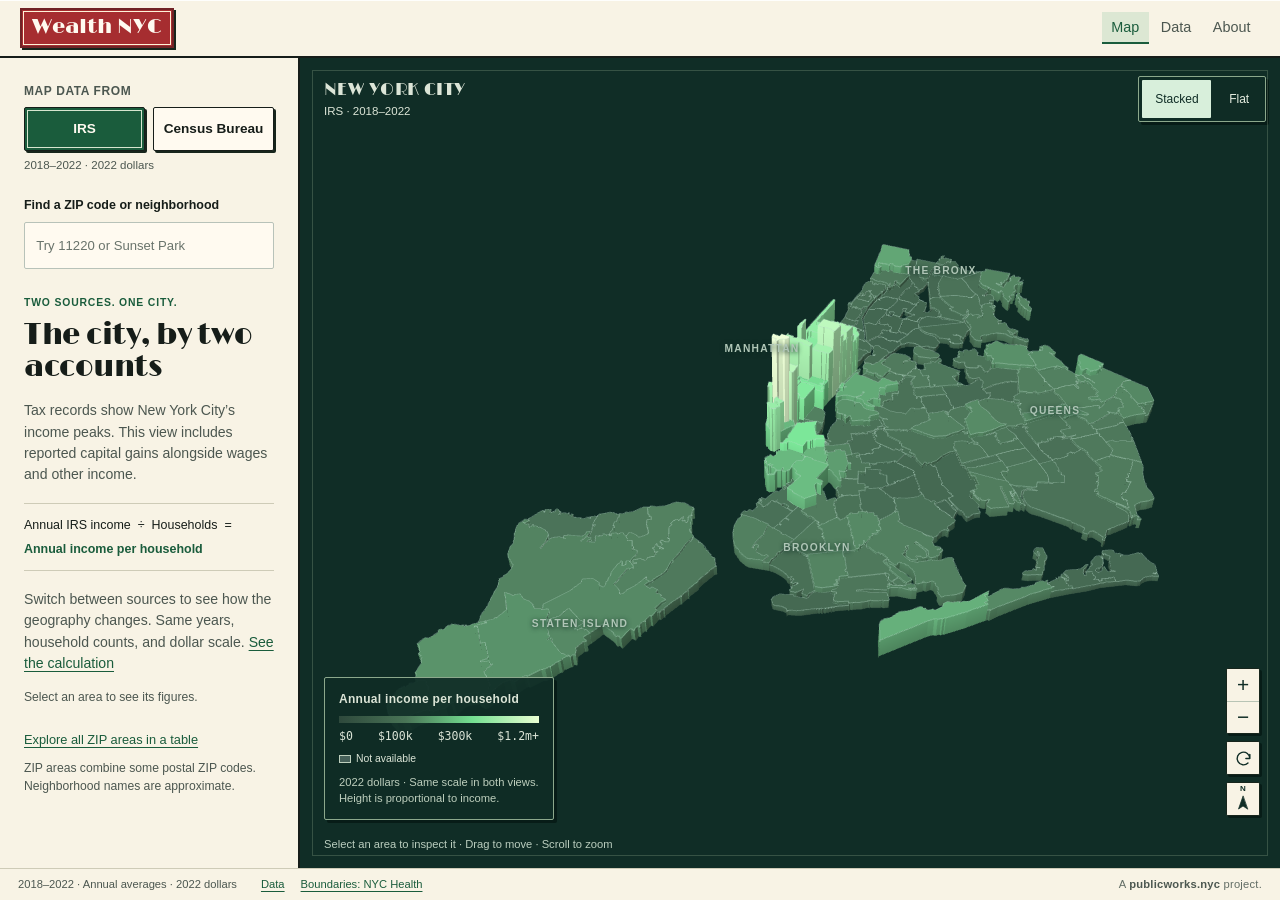
<file: docs/index.html>
<!doctype html>
<html lang="en">
  <head>
    <meta charset="utf-8" />
    <meta
      name="viewport"
      content="width=device-width,initial-scale=1,viewport-fit=cover"
    />
<link rel="icon" href="favicon.svg" type="image/svg+xml">
<link rel="apple-touch-icon" href="apple-touch-icon.png">
    <link rel="canonical" href="https://wealth.publicworks.nyc/" />
    <meta property="og:title" content="Wealth NYC · The city, by two accounts" />
    <meta property="og:description" content="Compare New York City income in IRS and Census Bureau data. Same household denominator, years, and dollar scale." />
    <meta property="og:type" content="website" />
    <title>Wealth NYC · The city, by two accounts</title>
    <meta
      name="description"
      content="Compare New York City income in IRS and Census Bureau data. Same household denominator, years, and dollar scale."
    />
    <meta name="theme-color" content="#113d30" />
    <link rel="preload" href="data/wealth-nyc-zip-map.geojson" as="fetch" crossorigin="anonymous" />
    <link rel="stylesheet" href="vendor/maplibre-gl.css" />
    <link rel="stylesheet" href="css/site.css?v=20261102" />
  </head>
  <body class="map-page">
    <a class="skip" href="#controls">Skip to map controls</a
    ><a class="skip" href="data.html#table">Use the data table</a>
    <header class="masthead" data-chrome="masthead"></header>
    <main id="main">
      <h1 class="sr-only">Wealth NYC map</h1>
      <section class="atlas wrap" aria-label="Explore the income map">
        <div id="mobile-search-slot"></div>
        <div class="workspace">
          <aside class="reader" aria-label="Map details">
            <button id="back-to-map" class="back-to-map" type="button">
              <span aria-hidden="true">←</span> Back to map
            </button>
            <div id="reader-content" class="reader-content">
              <div class="layer-control" id="controls">
                <span id="source-label" class="source-label"
                  >Map data from</span
                >
                <div
                  class="source-switch"
                  role="group"
                  aria-labelledby="source-label"
                >
                  <button type="button" data-layer="tax" aria-pressed="true">IRS</button>
                  <button type="button" data-layer="census" aria-pressed="false">
                    Census Bureau
                  </button>
                </div>
                <p class="fine">2018–2022 · 2022 dollars</p>
              </div>
              <div class="search-block">
                <label for="search">Find a ZIP code or neighborhood</label
                ><input
                  id="search"
                  type="search"
                  autocomplete="off"
                  placeholder="Try 11220 or Sunset Park"
                  aria-controls="results"
                />
                <div
                  id="results"
                  class="search-results"
                  role="group"
                  aria-label="Search results"
                ></div>
              </div>
              <div id="reading" aria-live="polite">
                <p class="eyebrow">Reading the map</p>
                <h2>IRS</h2>
                <p>Loading the data…</p>
              </div>
              <div id="selection" aria-live="polite"></div>
              <div class="reader-bottom">
                <a href="data.html#table">Explore all ZIP areas in a table</a>
                <p class="fine">
                  ZIP areas combine some postal ZIP codes. Neighborhood names
                  are approximate.
                </p>
              </div>
            </div>
          </aside>
          <div class="map-stage">
            <section
              id="map"
              aria-label="New York City income map. Search or use the data table to select an area without a mouse."
            ></section>
            <div class="map-heading">
              <span class="eyebrow">New York City</span
              ><span id="map-period">IRS · 2018–2022</span>
            </div>
            <div
              class="map-actions view-switch"
              role="group"
              aria-label="Map view"
            >
              <button type="button" id="stacked" aria-pressed="true">Stacked</button>
              <button type="button" id="flat" aria-pressed="false">Flat</button>
            </div>
            <div id="map-message" class="map-message" role="status">
              Drawing the city…
            </div>
            <div id="map-tip" class="map-tip" hidden></div>
            <div class="legend" id="legend"></div>
            <div class="map-help">
              Select an area to inspect it ·
              <span class="desktop-help">Drag to move · Scroll to zoom</span
              ><span class="mobile-help">Drag to move</span>
            </div>
          </div>
        </div>
        <div class="atlas-foot">
          <span id="snapshot">Loading source dates…</span
          ><span class="map-credits"
            ><a href="data.html#process">Data</a
            ><a href="https://data.cityofnewyork.us/d/pri4-ifjk"
              >Boundaries: NYC Health</a
            ></span
          ><span class="portfolio-mark"
            >A <a href="https://publicworks.nyc/">publicworks.nyc</a> project.</span
          >
        </div>
      </section>
      <noscript
        ><p class="wrap">
          The map needs JavaScript.
          <a href="data/wealth-nyc-zip.csv">Download the complete CSV</a> or
          read the <a href="data.html#process">process</a>.
        </p></noscript
      >
    </main>

    <script src="vendor/maplibre-gl.js"></script>
    <script type="module" src="js/map.js?v=20261102"></script>
  </body>
</html>
</file>
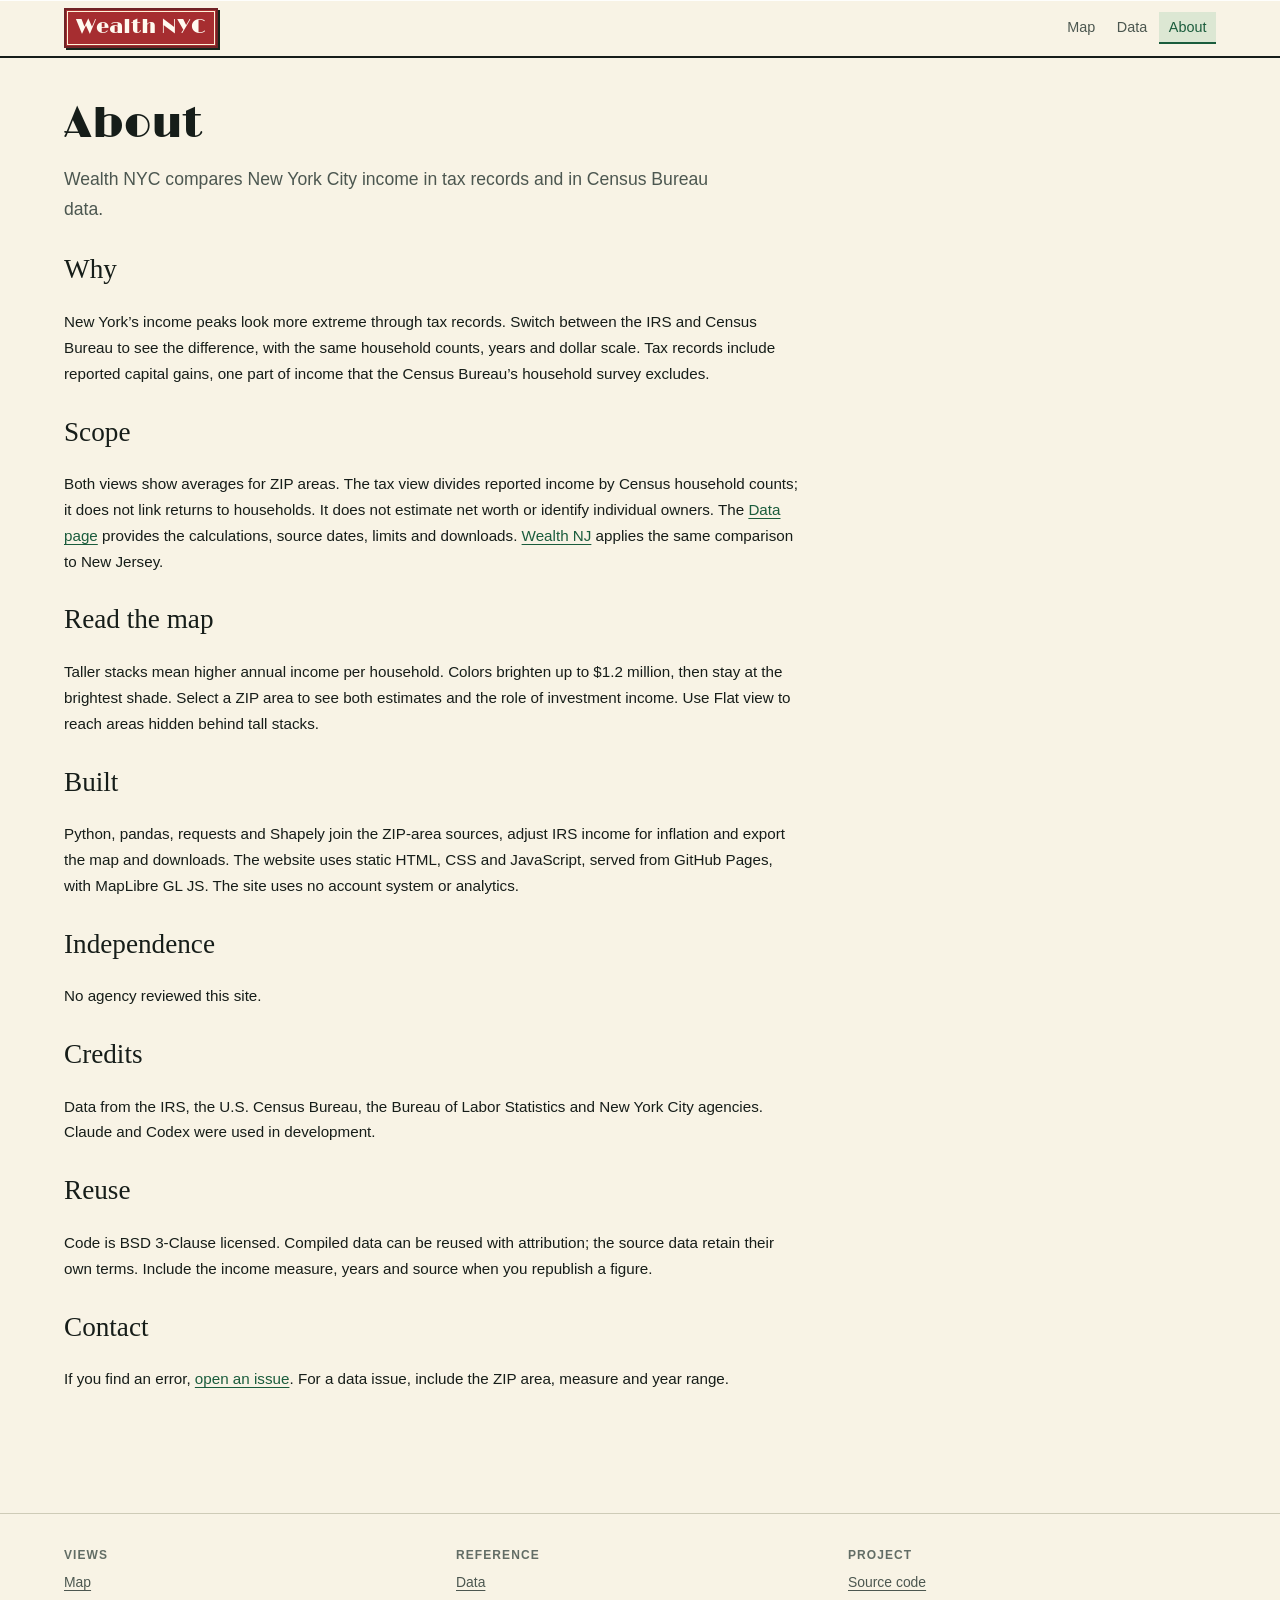
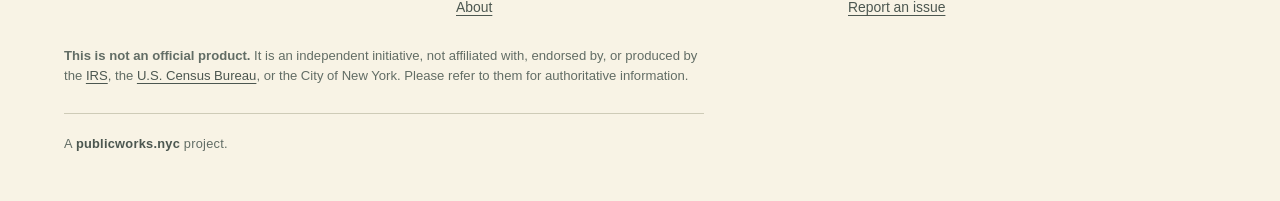
<file: docs/about.html>
<!doctype html>
<html lang="en">
  <head>
    <meta charset="utf-8" />
    <meta name="viewport" content="width=device-width,initial-scale=1" />
<link rel="icon" href="favicon.svg" type="image/svg+xml">
<link rel="apple-touch-icon" href="apple-touch-icon.png">
    <link rel="canonical" href="https://wealth.publicworks.nyc/about.html" />
    <meta property="og:title" content="About · Wealth NYC" />
    <meta property="og:description" content="Why Wealth NYC compares IRS and Census Bureau income." />
    <meta property="og:type" content="website" />
    <title>About · Wealth NYC</title>
    <meta
      name="description"
      content="Why Wealth NYC compares IRS and Census Bureau income."
    />
    <link rel="stylesheet" href="css/site.css?v=20261102" />
  </head>
  <body>
    <a class="skip" href="#main">Skip to content</a>
    <header class="masthead" data-chrome="masthead"></header>
    <main id="main" class="document about wrap">
      <h1>About</h1>
      <p class="lead">
        Wealth NYC compares New York City income in tax records and in Census
        Bureau data.
      </p>
      <section>
        <h2>Why</h2>
        <p>
          New York’s income peaks look more extreme through tax records. Switch
          between the IRS and Census Bureau to see the difference, with the same
          household counts, years and dollar scale. Tax records include
          reported capital gains, one part of income that the Census Bureau’s
          household survey excludes.
        </p>
      </section>
      <section>
        <h2>Scope</h2>
        <p>
          Both views show averages for ZIP areas. The tax view divides reported
          income by Census household counts; it does not link returns to
          households. It does not estimate net worth or identify individual
          owners. The
          <a href="data.html">Data page</a> provides the calculations, source
          dates, limits and downloads.
          <a href="https://wealthnj.publicworks.nyc/">Wealth NJ</a> applies the same comparison to New Jersey.
        </p>
      </section>
      <section>
        <h2 id="read-the-map">Read the map</h2>
        <p>
          Taller stacks mean higher annual income per household. Colors brighten up to $1.2 million, then stay at the brightest shade.
          Select a ZIP area to see both estimates and the role of investment
          income. Use Flat view to reach areas hidden behind tall stacks.
        </p>
      </section>
      <section>
        <h2>Built</h2>
        <p>
          Python, pandas, requests and Shapely join the ZIP-area sources,
          adjust IRS income for inflation and export the map and downloads.
          The website uses static HTML, CSS and JavaScript, served from GitHub
          Pages, with MapLibre GL JS. The site uses no account system or
          analytics.
        </p>
      </section>
      <section>
        <h2>Independence</h2>
        <p>No agency reviewed this site.</p>
      </section>
      <section>
        <h2>Credits</h2>
        <p>
          Data from the IRS, the U.S. Census Bureau, the Bureau of Labor
          Statistics and New York City agencies. Claude and Codex were used in
          development.
        </p>
      </section>
      <section>
        <h2>Reuse</h2>
        <p>
          Code is BSD 3-Clause licensed. Compiled data can be reused with
          attribution; the source data retain their own terms. Include the
          income measure, years and source when you republish a figure.
        </p>
      </section>
      <section>
        <h2>Contact</h2>
        <p>
          If you find an error,
          <a href="https://github.com/jaramana/wealth.publicworks.nyc/issues"
            >open an issue</a
          >. For a data issue, include the ZIP area, measure and year range.
        </p>
      </section>
    </main>
    <footer class="footer" data-chrome="footer"></footer>
    <script type="module">
      import { chrome } from "./js/common.js?v=20261102";
      chrome();
    </script>
  </body>
</html>
</file>
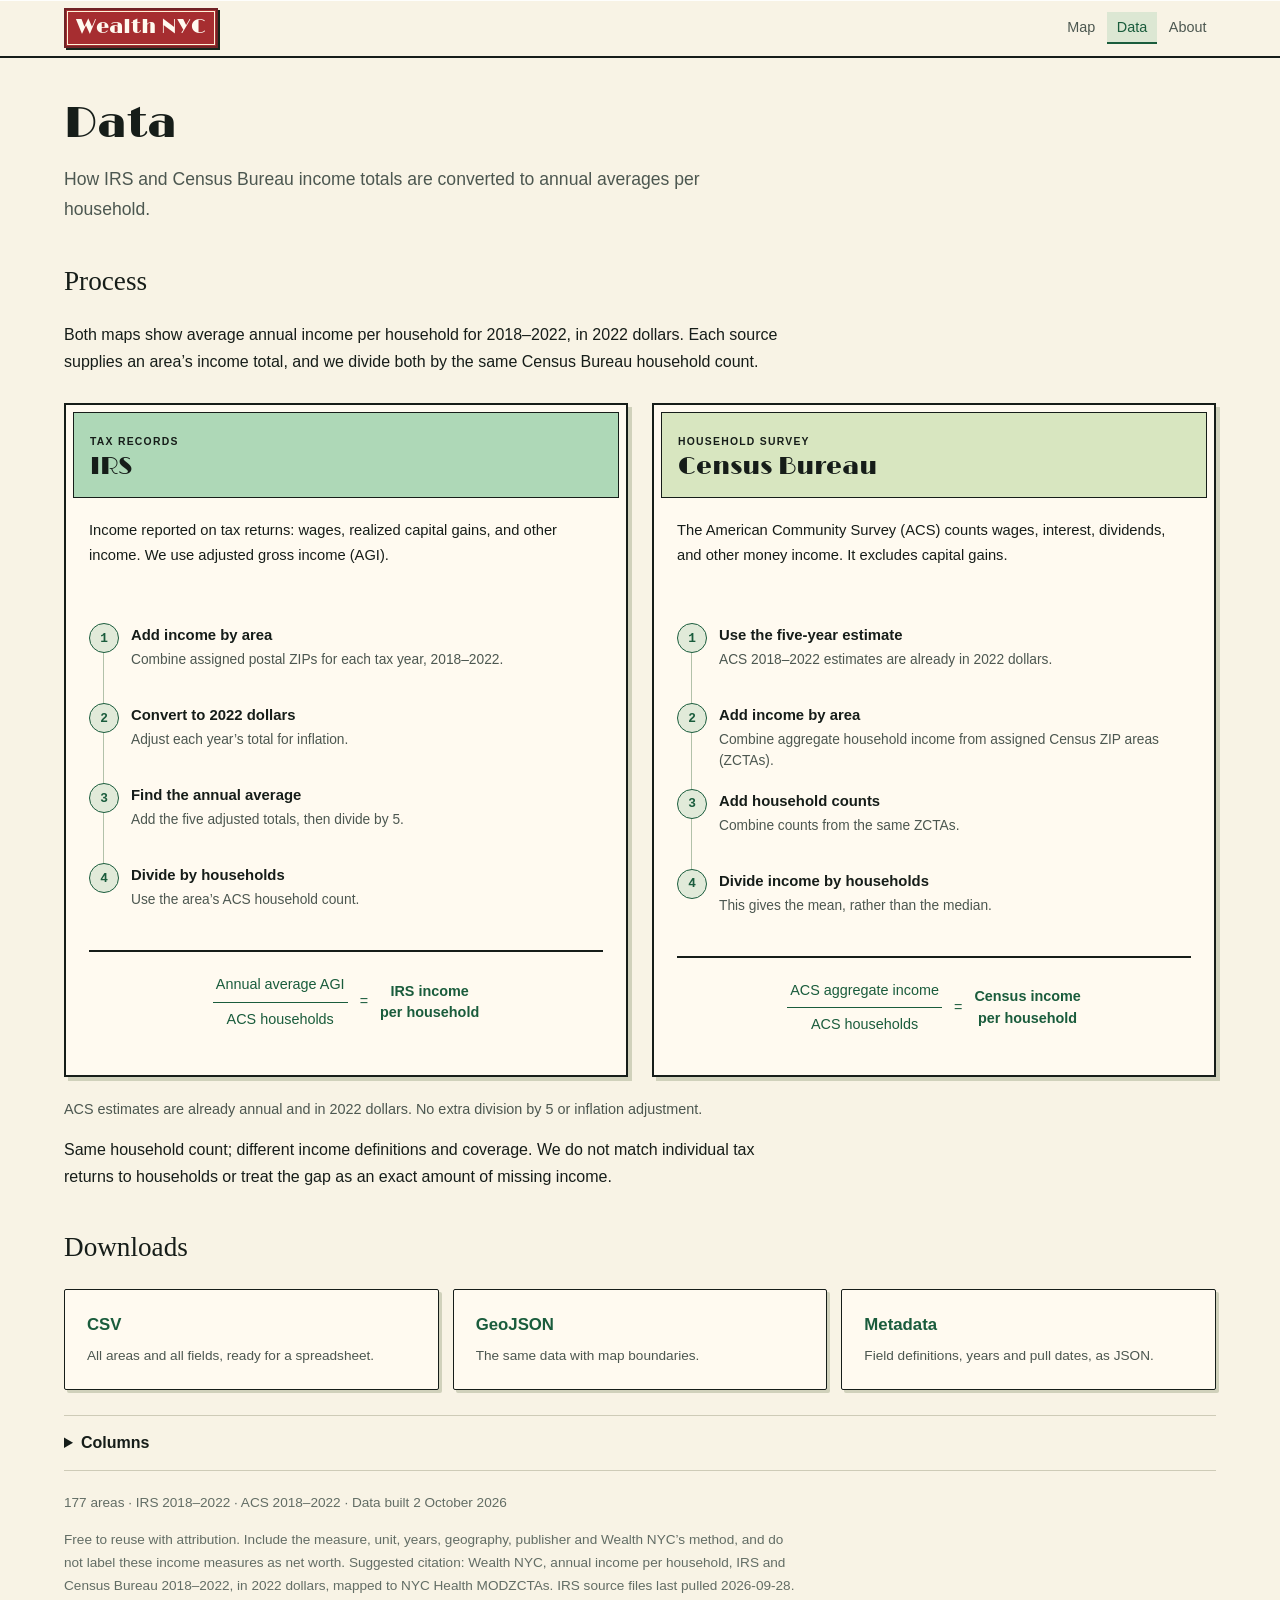
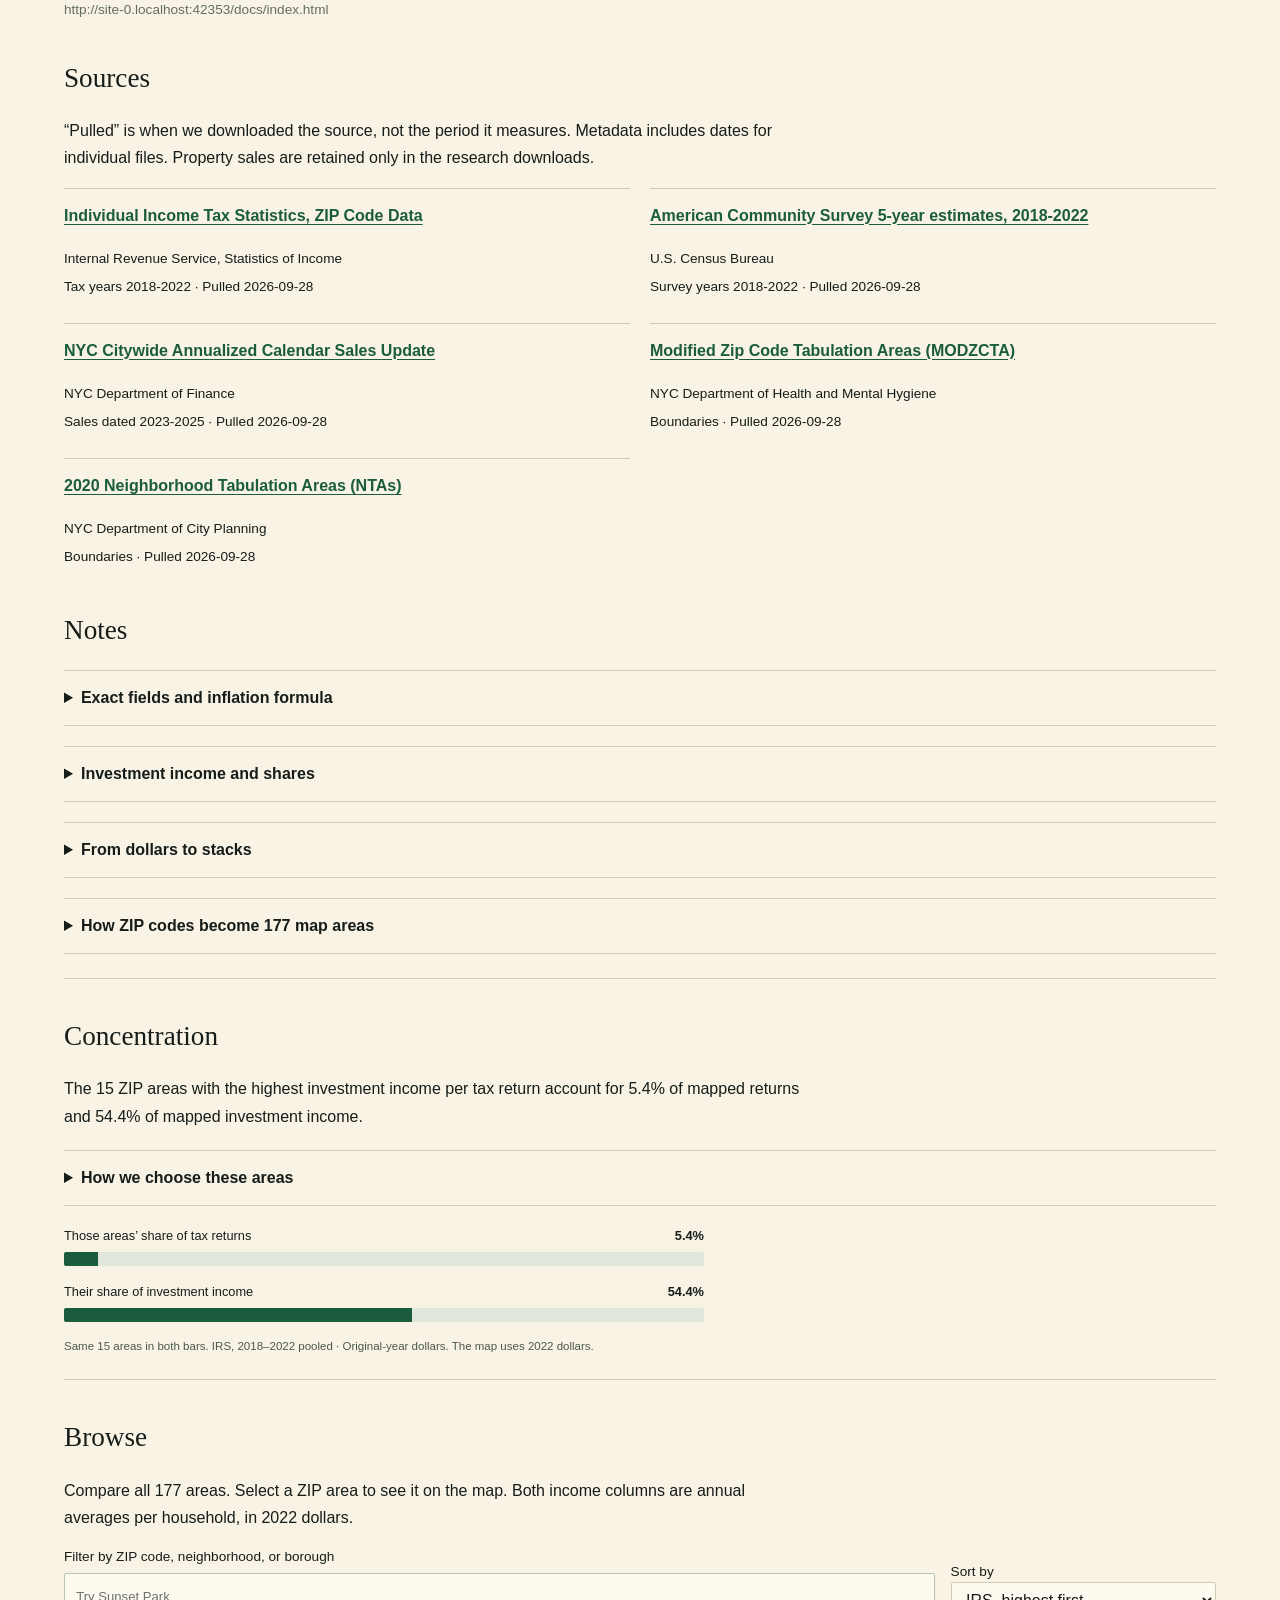
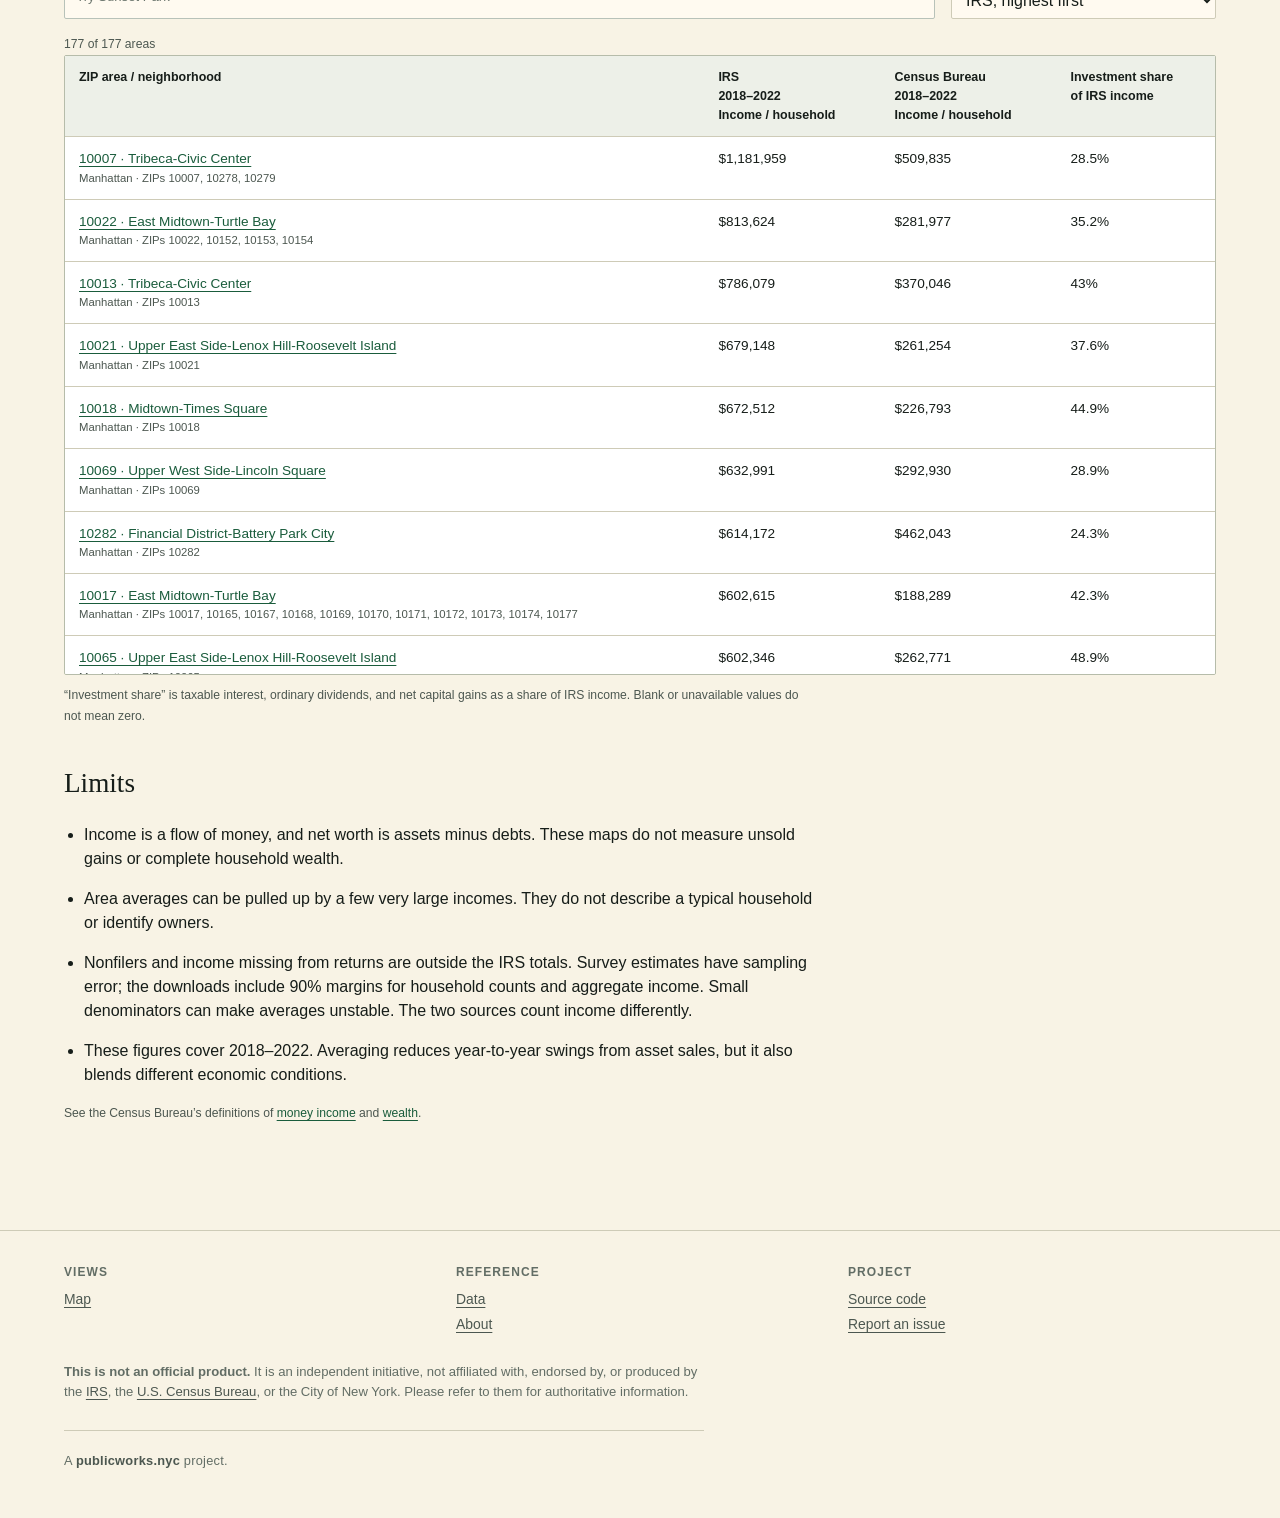
<file: docs/data.html>
<!doctype html>
<html lang="en">
  <head>
    <meta charset="utf-8" />
    <meta name="viewport" content="width=device-width,initial-scale=1" />
<link rel="icon" href="favicon.svg" type="image/svg+xml">
<link rel="apple-touch-icon" href="apple-touch-icon.png">
    <link rel="canonical" href="https://wealth.publicworks.nyc/data.html" />
    <meta property="og:title" content="Data · Wealth NYC" />
    <meta property="og:description" content="Download the files behind Wealth NYC and see how they are made." />
    <meta property="og:type" content="website" />
    <title>Data · Wealth NYC</title>
    <meta
      name="description"
      content="Download the files behind Wealth NYC and see how they are made."
    />
    <link rel="stylesheet" href="css/site.css?v=20261102" />
  </head>
  <body>
    <a class="skip" href="#main">Skip to content</a>
    <header class="masthead" data-chrome="masthead"></header>
    <main id="main" class="document wrap">
      <h1>Data</h1>
      <p class="lead">
        How IRS and Census Bureau income totals are converted to annual
        averages per household.
      </p>

      <section id="process">
        <h2 id="method">Process</h2>
        <p>
          Both maps show average annual income per household for 2018–2022, in
          2022 dollars. Each source supplies an area’s income total, and we
          divide both by the same Census Bureau household count.
        </p>
        <div class="method-grid">
          <article class="method-card">
            <div class="method-band">
              <span class="eyebrow">Tax records</span>
              <h3>IRS</h3>
            </div>
            <div class="method-body">
              <p>
                Income reported on tax returns: wages, realized capital gains,
                and other income. We use adjusted gross income (AGI).
              </p>
              <ol class="pipeline" aria-label="IRS calculation steps">
                <li>
                  <strong>Add income by area</strong
                  ><span
                    >Combine assigned postal ZIPs for each tax year,
                    2018–2022.</span
                  >
                </li>
                <li>
                  <strong>Convert to 2022 dollars</strong
                  ><span>Adjust each year’s total for inflation.</span>
                </li>
                <li>
                  <strong>Find the annual average</strong
                  ><span>Add the five adjusted totals, then divide by 5.</span>
                </li>
                <li>
                  <strong>Divide by households</strong
                  ><span>Use the area’s ACS household count.</span>
                </li>
              </ol>
              <div
                class="equation"
                role="math"
                aria-label="IRS income per household equals annual average adjusted gross income divided by ACS households"
              >
                <span class="fraction"
                  ><span>Annual average AGI</span
                  ><span>ACS households</span></span
                >
                <span>=</span><strong>IRS income<br />per household</strong>
              </div>
            </div>
          </article>
          <article class="method-card">
            <div class="method-band">
              <span class="eyebrow">Household survey</span>
              <h3>Census Bureau</h3>
            </div>
            <div class="method-body">
              <p>
                The American Community Survey (ACS) counts wages, interest,
                dividends, and other money income. It excludes capital gains.
              </p>
              <ol class="pipeline" aria-label="Census Bureau calculation steps">
                <li>
                  <strong>Use the five-year estimate</strong
                  ><span
                    >ACS 2018–2022 estimates are already in 2022 dollars.</span
                  >
                </li>
                <li>
                  <strong>Add income by area</strong
                  ><span
                    >Combine aggregate household income from assigned Census ZIP
                    areas (ZCTAs).</span
                  >
                </li>
                <li>
                  <strong>Add household counts</strong
                  ><span>Combine counts from the same ZCTAs.</span>
                </li>
                <li>
                  <strong>Divide income by households</strong
                  ><span>This gives the mean, rather than the median.</span>
                </li>
              </ol>
              <div
                class="equation"
                role="math"
                aria-label="Census Bureau income per household equals ACS aggregate household income divided by ACS households"
              >
                <span class="fraction"
                  ><span>ACS aggregate income</span
                  ><span>ACS households</span></span
                >
                <span>=</span><strong>Census income<br />per household</strong>
              </div>
            </div>
          </article>
        </div>
        <p class="method-note">
          ACS estimates are already annual and in 2022 dollars. No extra
          division by 5 or inflation adjustment.
        </p>
        <p>
          Same household count; different income definitions and coverage. We do
          not match individual tax returns to households or treat the gap as an
          exact amount of missing income.
        </p>
      </section>

      <section id="downloads">
        <h2>Downloads</h2>
        <div class="downloads">
          <a class="download" href="data/wealth-nyc-zip.csv" download>
            <h3>CSV</h3>
            <p>All areas and all fields, ready for a spreadsheet.</p>
          </a>
          <a class="download" href="data/wealth-nyc-zip.geojson" download>
            <h3>GeoJSON</h3>
            <p>The same data with map boundaries.</p>
          </a>
          <a class="download" href="data/meta.json" download>
            <h3>Metadata</h3>
            <p>Field definitions, years and pull dates, as JSON.</p>
          </a>
        </div>
        <details class="columns">
          <summary>Columns</summary>
          <p>
            Blank cells mean unavailable or withheld. All fields are included in
            the CSV and GeoJSON, and only two are offered as map layers. Older
            per-return IRS dollar fields remain nominal unless their names end in
            <code>_2022</code>.
          </p>
          <section
            class="table-wrap field-guide"
            tabindex="0"
            aria-label="Scrollable field definitions"
          >
            <table>
              <thead>
                <tr>
                  <th scope="col">Field</th>
                  <th scope="col">Definition</th>
                  <th scope="col">Unit / source</th>
                </tr>
              </thead>
              <tbody id="field-rows"></tbody>
            </table>
          </section>
          
          <p>
            The downloads also retain Census medians, margins of error,
            high-income-return statistics and nominal IRS per-return fields.
            They are not additional map layers. Census medians and their margins
            of error come from each area’s representative ZCTA, so they are not
            combined medians across its assigned ZIP codes.
          </p>
          <p>
            Property-sale fields cover one-to-three family homes, co-ops and
            condos sold in 2023–2025. They describe transactions, not residents’
            assets. We exclude sales below $100,000 and repeated
            borough–block–date–price records, which can indicate portfolio
            sales. This can also remove unrelated sales at the same price.
            Medians require at least 20 remaining sales.
          </p>
          <p>
            Partnership and S-corporation income may combine income from work
            and ownership. It remains in the downloads and is excluded from our
            investment subtotal.
          </p>
        </details>
        <p id="data-vintage" class="data-note">
          Source dates are recorded in the metadata download.
        </p>
        <p class="data-note">
          Free to reuse with attribution. Include the measure, unit, years,
          geography, publisher and Wealth NYC’s method, and do not label these
          income measures as net worth.
          <span id="citation"
            >Suggested citation: Wealth NYC, annual income per household, IRS and
            Census Bureau, 2018–2022, in 2022 dollars, mapped to NYC Health
            MODZCTAs. Source pull dates are in the metadata download.</span
          >
        </p>
      </section>

      <section id="sources">
        <h2>Sources</h2>
        <p>
          “Pulled” is when we downloaded the source, not the period it measures.
          Metadata includes dates for individual files. Property sales are
          retained only in the research downloads.
        </p>
        <div id="source-list" class="source-list"></div>
      </section>


      <section id="notes">
        <h2>Notes</h2>
        <details class="technical-method">
          <summary>Exact fields and inflation formula</summary>
          <p>
            AGI is income after certain adjustments, before standard or itemized
            deductions. For each area, sum IRS field <code>A00100</code> across
            assigned ZIPs and income brackets for each year. IRS dollar fields
            are reported in thousands, so multiply by 1,000 first.
          </p>
          <div class="formula-line">
            Adjusted AGI for year y = A00100<sub>y</sub> × 1,000 × (292.655 ÷
            CPI-U<sub>y</sub>)
          </div>
          <div class="formula-line">
            IRS income / household = (adjusted AGI<sub>2018</sub> + … + adjusted
            AGI<sub>2022</sub>) ÷ 5 ÷ households
          </div>
          <div class="formula-line">
            Census income / household = Σ B19025 income ÷ Σ B19001 households
          </div>
          <p>
            Σ means “add across the ZCTAs assigned to the area.” We use the
            total estimate in each ACS table.
          </p>
          <dl class="cpi-indexes">
            <div>
              <dt>2018</dt>
              <dd>251.107</dd>
            </div>
            <div>
              <dt>2019</dt>
              <dd>255.657</dd>
            </div>
            <div>
              <dt>2020</dt>
              <dd>258.811</dd>
            </div>
            <div>
              <dt>2021</dt>
              <dd>270.970</dd>
            </div>
            <div>
              <dt>2022</dt>
              <dd>292.655</dd>
            </div>
          </dl>
          <p class="fine">
            BLS all-items CPI-U, U.S. city average, annual averages, not
            seasonally adjusted; series CUUR0000SA0.
            <a
              href="https://www.bls.gov/regions/mid-atlantic/data/consumerpriceindexannualandsemiannual_table.htm"
              >BLS annual CPI indexes</a
            >, verified September 29, 2026. Census retains its own published
            inflation adjustment.
          </p>
        </details>
        
        <details class="investment-method">
          <summary>Investment income and shares</summary>
          <p>
            We add three IRS amounts: taxable interest, ordinary dividends, and
            net capital gains. We adjust each year for inflation, then average
            the five years, just as we do for AGI.
          </p>
          <div class="formula-line investment-formula">
            Investment income = taxable interest + ordinary dividends + net
            capital gains
          </div>
          <div class="share-equations">
            <div>
              <h3>From investments</h3>
              <div
                class="equation"
                role="math"
                aria-label="Investment share equals area investment income divided by area AGI, multiplied by 100 percent"
              >
                <span class="fraction"
                  ><span>Area investment income</span
                  ><span>Area AGI</span></span
                ><span>× 100%</span>
              </div>
              <p>
                The share of an area’s IRS income that comes from these
                investments.
              </p>
            </div>
            <div>
              <h3>Share of NYC investment income</h3>
              <div
                class="equation"
                role="math"
                aria-label="NYC investment share equals area investment income divided by mapped NYC investment income, multiplied by 100 percent"
              >
                <span class="fraction"
                  ><span>Area investment income</span
                  ><span>Mapped NYC investment income</span></span
                ><span>× 100%</span>
              </div>
              <p>
                The area’s contribution to the city total. This uses total
                dollars, not dollars per household.
              </p>
            </div>
          </div>
          <p class="fine">
            IRS fields A00300 + A00600 + A01000. This subtotal excludes
            tax-exempt interest, rents, royalties, and partnership income. The
            NYC total includes mapped areas with published IRS figures.
          </p>
        </details>
        
        <details class="map-method">
          <summary>From dollars to stacks</summary>
          <p>
            Both sources use the same scale. Twice the income means twice the
            height; $1.2 million per household reaches 8,500 map meters. Zooming
            does not change that scale. Read height, rather than stack volume:
            ZIP areas have different land areas.
          </p>
          <div class="scale-explainer">
            <div class="legend-ramp"></div>
            <div class="legend-labels">
              <span>$0</span><span>$100k</span><span>$300k</span
              ><span>$1.2m+</span>
            </div>
          </div>
          <p class="fine">
            The brightest color covers $1.2 million and above; height continues to rise. These color stops are shared by both maps. Their dollar intervals
            are unequal. Flat view helps reveal areas behind tall stacks. A
            selected area turns gold.
          </p>
        </details>
        
        <details>
          <summary>How ZIP codes become 177 map areas</summary>
          <p>
            We use NYC Health’s modified ZIP Code Tabulation Areas (MODZCTAs).
            Each boundary lists ZIP and ZCTA codes; those lists assign IRS
            postal ZIPs and Census ZCTAs to the map areas. Postal ZIPs, Census
            ZCTAs, and MODZCTAs do not line up exactly. This is an area-level
            join, not an address-level match.
          </p>
          <div class="geography-flow">
            <span>IRS postal ZIPs<br />+ Census ZCTAs</span
            ><span aria-hidden="true">→</span
            ><span>NYC Health<br />boundary code lists</span
            ><span aria-hidden="true">→</span><strong>177 map areas</strong>
          </div>
          <p>
            We exclude mostly Nassau ZCTAs 11001, 11003, and 11040, and the
            catch-all code 99999. IRS figures are withheld for areas with fewer
            than 1,000 returns in 2022 or without data for all five tax years. Unavailable values are not zero.
          </p>
          <p>This publication threshold is our comparison rule, not an IRS confidentiality requirement. An area below it may be residential.</p>
          <p>
            Neighborhood names come from the residential Neighborhood Tabulation
            Area with the largest overlap. Names are approximate and may repeat.
            A filing address does not locate a filer’s assets.
          </p>
        </details>
      </section>

      <section id="concentration" class="data-concentration" aria-label="Citywide concentration">
        <h2>Concentration</h2>
        <p id="concentration-copy"></p>
        <details>
          <summary>How we choose these areas</summary>
          <p>
            Rank areas by nominal investment income per tax return, then take
            the leading group in that ranking whose total reaches at least half of mapped investment
            income. Both bars describe that same group, using pooled 2018–2022
            income and returns from areas with published IRS data. This
            supplementary chart uses original-year dollars; the map uses
            inflation-adjusted dollars.
          </p>
        </details>
        <figure id="concentration-chart" class="concentration-chart"></figure>
      </section>
      
      <section id="table">
        <h2>Browse</h2>
        <p>
          Compare all <span id="area-count">177</span> areas. Select a ZIP area to see it on the map. Both
          income columns are annual averages per household, in 2022 dollars.
        </p>
        <div class="table-controls">
          <div>
            <label for="filter"
              >Filter by ZIP code, neighborhood, or borough</label
            ><input id="filter" type="search" placeholder="Try Sunset Park" />
          </div>
          <div>
            <label for="sort">Sort by</label
            ><select id="sort">
              <option value="tax">IRS, highest first</option>
              <option value="census">Census Bureau, highest first</option>
              <option value="zip">ZIP code</option>
              <option value="name">Neighborhood</option>
            </select>
          </div>
        </div>
        <p id="row-count" role="status" class="fine"></p>
        <section
          class="table-wrap"
          tabindex="0"
          aria-label="Scrollable ZIP area data"
        >
          <table>
            <caption class="sr-only">
              Average annual income per household in 2022 dollars, from the IRS
              and Census Bureau.
            </caption>
            <thead>
              <tr>
                <th scope="col">ZIP area / neighborhood</th>
                <th scope="col">
                  IRS<br /><span class="table-period"></span><br />Income /
                  household
                </th>
                <th scope="col">
                  Census Bureau<br /><span class="table-period"></span
                  ><br />Income / household
                </th>
                <th scope="col">Investment share<br />of IRS income</th>
              </tr>
            </thead>
            <tbody id="rows">
              <tr>
                <td colspan="4">Loading data…</td>
              </tr>
            </tbody>
          </table>
        </section>
        <p class="fine">
          “Investment share” is taxable interest, ordinary dividends, and net
          capital gains as a share of IRS income. Blank or unavailable values do
          not mean zero.
        </p>
      </section>
      
      <section id="limits">
        <h2>Limits</h2>
        <ul class="limits-list">
          <li>
            Income is a flow of money, and net worth is assets minus debts. These
            maps do not measure unsold gains or complete household wealth.
          </li>
          <li>
            Area averages can be pulled up by a few very large incomes. They do
            not describe a typical household or identify owners.
          </li>
          <li>
            Nonfilers and income missing from returns are outside the IRS
            totals. Survey estimates have sampling error; the downloads include 90% margins for household counts and aggregate income. Small denominators can make averages unstable. The two sources
            count income differently.
          </li>
          <li>
            These figures cover 2018–2022. Averaging reduces year-to-year swings
            from asset sales, but it also blends different economic conditions.
          </li>
        </ul>
        <p class="fine">
          See the Census Bureau’s definitions of
          <a
            href="https://www.census.gov/topics/income-poverty/income/about.html"
            >money income</a
          >
          and
          <a href="https://www.census.gov/topics/income-poverty/wealth.html"
            >wealth</a
          >.
        </p>
      </section>
      <noscript
        ><p>
          The interactive table needs JavaScript. The downloads and process above
          remain available.
        </p></noscript
      >
    </main>
    <footer class="footer" data-chrome="footer"></footer>
    <script type="module" src="js/data.js?v=20261102"></script>
  </body>
</html>
</file>
<file: docs/vendor/maplibre-gl.css>
.maplibregl-map{font:12px/20px Helvetica Neue,Arial,Helvetica,sans-serif;overflow:hidden;position:relative;-webkit-tap-highlight-color:rgb(0 0 0/0)}.maplibregl-canvas{left:0;position:absolute;top:0}.maplibregl-map:fullscreen{height:100%;width:100%}.maplibregl-ctrl-group button.maplibregl-ctrl-compass{touch-action:none}.maplibregl-canvas-container.maplibregl-interactive,.maplibregl-ctrl-group button.maplibregl-ctrl-compass{cursor:grab;-webkit-user-select:none;-moz-user-select:none;user-select:none}.maplibregl-canvas-container.maplibregl-interactive.maplibregl-track-pointer{cursor:pointer}.maplibregl-canvas-container.maplibregl-interactive:active,.maplibregl-ctrl-group button.maplibregl-ctrl-compass:active{cursor:grabbing}.maplibregl-canvas-container.maplibregl-touch-zoom-rotate,.maplibregl-canvas-container.maplibregl-touch-zoom-rotate .maplibregl-canvas{touch-action:pan-x pan-y}.maplibregl-canvas-container.maplibregl-touch-drag-pan,.maplibregl-canvas-container.maplibregl-touch-drag-pan .maplibregl-canvas{touch-action:pinch-zoom}.maplibregl-canvas-container.maplibregl-touch-zoom-rotate.maplibregl-touch-drag-pan,.maplibregl-canvas-container.maplibregl-touch-zoom-rotate.maplibregl-touch-drag-pan .maplibregl-canvas{touch-action:none}.maplibregl-canvas-container.maplibregl-touch-drag-pan.maplibregl-cooperative-gestures,.maplibregl-canvas-container.maplibregl-touch-drag-pan.maplibregl-cooperative-gestures .maplibregl-canvas{touch-action:pan-x pan-y}.maplibregl-ctrl-bottom-left,.maplibregl-ctrl-bottom-right,.maplibregl-ctrl-top-left,.maplibregl-ctrl-top-right{pointer-events:none;position:absolute;z-index:2}.maplibregl-ctrl-top-left{left:0;top:0}.maplibregl-ctrl-top-right{right:0;top:0}.maplibregl-ctrl-bottom-left{bottom:0;left:0}.maplibregl-ctrl-bottom-right{bottom:0;right:0}.maplibregl-ctrl{clear:both;pointer-events:auto;transform:translate(0)}.maplibregl-ctrl-top-left .maplibregl-ctrl{float:left;margin:10px 0 0 10px}.maplibregl-ctrl-top-right .maplibregl-ctrl{float:right;margin:10px 10px 0 0}.maplibregl-ctrl-bottom-left .maplibregl-ctrl{float:left;margin:0 0 10px 10px}.maplibregl-ctrl-bottom-right .maplibregl-ctrl{float:right;margin:0 10px 10px 0}.maplibregl-ctrl-group{background:#fff;border-radius:4px}.maplibregl-ctrl-group:not(:empty){box-shadow:0 0 0 2px rgba(0,0,0,.1)}@media (forced-colors:active){.maplibregl-ctrl-group:not(:empty){box-shadow:0 0 0 2px ButtonText}}.maplibregl-ctrl-group button{background-color:transparent;border:0;box-sizing:border-box;cursor:pointer;display:block;height:29px;outline:none;padding:0;width:29px}.maplibregl-ctrl-group button+button{border-top:1px solid #ddd}.maplibregl-ctrl button .maplibregl-ctrl-icon{background-position:50%;background-repeat:no-repeat;display:block;height:100%;width:100%}@media (forced-colors:active){.maplibregl-ctrl-icon{background-color:transparent}.maplibregl-ctrl-group button+button{border-top:1px solid ButtonText}}.maplibregl-ctrl button::-moz-focus-inner{border:0;padding:0}.maplibregl-ctrl-attrib-button:focus,.maplibregl-ctrl-group button:focus{box-shadow:0 0 2px 2px #0096ff}.maplibregl-ctrl button:disabled{cursor:not-allowed}.maplibregl-ctrl button:disabled .maplibregl-ctrl-icon{opacity:.25}.maplibregl-ctrl button:not(:disabled):hover{background-color:rgb(0 0 0/5%)}.maplibregl-ctrl-group button:focus:focus-visible{box-shadow:0 0 2px 2px #0096ff}.maplibregl-ctrl-group button:focus:not(:focus-visible){box-shadow:none}.maplibregl-ctrl-group button:focus:first-child{border-radius:4px 4px 0 0}.maplibregl-ctrl-group button:focus:last-child{border-radius:0 0 4px 4px}.maplibregl-ctrl-group button:focus:only-child{border-radius:inherit}.maplibregl-ctrl button.maplibregl-ctrl-zoom-out .maplibregl-ctrl-icon{background-image:url("data:image/svg+xml;charset=utf-8,%3Csvg xmlns='http://www.w3.org/2000/svg' width='29' height='29' fill='%23333' viewBox='0 0 29 29'%3E%3Cpath d='M10 13c-.75 0-1.5.75-1.5 1.5S9.25 16 10 16h9c.75 0 1.5-.75 1.5-1.5S19.75 13 19 13z'/%3E%3C/svg%3E")}.maplibregl-ctrl button.maplibregl-ctrl-zoom-in .maplibregl-ctrl-icon{background-image:url("data:image/svg+xml;charset=utf-8,%3Csvg xmlns='http://www.w3.org/2000/svg' width='29' height='29' fill='%23333' viewBox='0 0 29 29'%3E%3Cpath d='M14.5 8.5c-.75 0-1.5.75-1.5 1.5v3h-3c-.75 0-1.5.75-1.5 1.5S9.25 16 10 16h3v3c0 .75.75 1.5 1.5 1.5S16 19.75 16 19v-3h3c.75 0 1.5-.75 1.5-1.5S19.75 13 19 13h-3v-3c0-.75-.75-1.5-1.5-1.5'/%3E%3C/svg%3E")}@media (forced-colors:active){.maplibregl-ctrl button.maplibregl-ctrl-zoom-out .maplibregl-ctrl-icon{background-image:url("data:image/svg+xml;charset=utf-8,%3Csvg xmlns='http://www.w3.org/2000/svg' width='29' height='29' fill='%23fff' viewBox='0 0 29 29'%3E%3Cpath d='M10 13c-.75 0-1.5.75-1.5 1.5S9.25 16 10 16h9c.75 0 1.5-.75 1.5-1.5S19.75 13 19 13z'/%3E%3C/svg%3E")}.maplibregl-ctrl button.maplibregl-ctrl-zoom-in .maplibregl-ctrl-icon{background-image:url("data:image/svg+xml;charset=utf-8,%3Csvg xmlns='http://www.w3.org/2000/svg' width='29' height='29' fill='%23fff' viewBox='0 0 29 29'%3E%3Cpath d='M14.5 8.5c-.75 0-1.5.75-1.5 1.5v3h-3c-.75 0-1.5.75-1.5 1.5S9.25 16 10 16h3v3c0 .75.75 1.5 1.5 1.5S16 19.75 16 19v-3h3c.75 0 1.5-.75 1.5-1.5S19.75 13 19 13h-3v-3c0-.75-.75-1.5-1.5-1.5'/%3E%3C/svg%3E")}}@media (forced-colors:active) and (prefers-color-scheme:light){.maplibregl-ctrl button.maplibregl-ctrl-zoom-out .maplibregl-ctrl-icon{background-image:url("data:image/svg+xml;charset=utf-8,%3Csvg xmlns='http://www.w3.org/2000/svg' width='29' height='29' viewBox='0 0 29 29'%3E%3Cpath d='M10 13c-.75 0-1.5.75-1.5 1.5S9.25 16 10 16h9c.75 0 1.5-.75 1.5-1.5S19.75 13 19 13z'/%3E%3C/svg%3E")}.maplibregl-ctrl button.maplibregl-ctrl-zoom-in .maplibregl-ctrl-icon{background-image:url("data:image/svg+xml;charset=utf-8,%3Csvg xmlns='http://www.w3.org/2000/svg' width='29' height='29' viewBox='0 0 29 29'%3E%3Cpath d='M14.5 8.5c-.75 0-1.5.75-1.5 1.5v3h-3c-.75 0-1.5.75-1.5 1.5S9.25 16 10 16h3v3c0 .75.75 1.5 1.5 1.5S16 19.75 16 19v-3h3c.75 0 1.5-.75 1.5-1.5S19.75 13 19 13h-3v-3c0-.75-.75-1.5-1.5-1.5'/%3E%3C/svg%3E")}}.maplibregl-ctrl button.maplibregl-ctrl-fullscreen .maplibregl-ctrl-icon{background-image:url("data:image/svg+xml;charset=utf-8,%3Csvg xmlns='http://www.w3.org/2000/svg' width='29' height='29' fill='%23333' viewBox='0 0 29 29'%3E%3Cpath d='M24 16v5.5c0 1.75-.75 2.5-2.5 2.5H16v-1l3-1.5-4-5.5 1-1 5.5 4 1.5-3zM6 16l1.5 3 5.5-4 1 1-4 5.5 3 1.5v1H7.5C5.75 24 5 23.25 5 21.5V16zm7-11v1l-3 1.5 4 5.5-1 1-5.5-4L6 13H5V7.5C5 5.75 5.75 5 7.5 5zm11 2.5c0-1.75-.75-2.5-2.5-2.5H16v1l3 1.5-4 5.5 1 1 5.5-4 1.5 3h1z'/%3E%3C/svg%3E")}.maplibregl-ctrl button.maplibregl-ctrl-shrink .maplibregl-ctrl-icon{background-image:url("data:image/svg+xml;charset=utf-8,%3Csvg xmlns='http://www.w3.org/2000/svg' width='29' height='29' viewBox='0 0 29 29'%3E%3Cpath d='M18.5 16c-1.75 0-2.5.75-2.5 2.5V24h1l1.5-3 5.5 4 1-1-4-5.5 3-1.5v-1zM13 18.5c0-1.75-.75-2.5-2.5-2.5H5v1l3 1.5L4 24l1 1 5.5-4 1.5 3h1zm3-8c0 1.75.75 2.5 2.5 2.5H24v-1l-3-1.5L25 5l-1-1-5.5 4L17 5h-1zM10.5 13c1.75 0 2.5-.75 2.5-2.5V5h-1l-1.5 3L5 4 4 5l4 5.5L5 12v1z'/%3E%3C/svg%3E")}@media (forced-colors:active){.maplibregl-ctrl button.maplibregl-ctrl-fullscreen .maplibregl-ctrl-icon{background-image:url("data:image/svg+xml;charset=utf-8,%3Csvg xmlns='http://www.w3.org/2000/svg' width='29' height='29' fill='%23fff' viewBox='0 0 29 29'%3E%3Cpath d='M24 16v5.5c0 1.75-.75 2.5-2.5 2.5H16v-1l3-1.5-4-5.5 1-1 5.5 4 1.5-3zM6 16l1.5 3 5.5-4 1 1-4 5.5 3 1.5v1H7.5C5.75 24 5 23.25 5 21.5V16zm7-11v1l-3 1.5 4 5.5-1 1-5.5-4L6 13H5V7.5C5 5.75 5.75 5 7.5 5zm11 2.5c0-1.75-.75-2.5-2.5-2.5H16v1l3 1.5-4 5.5 1 1 5.5-4 1.5 3h1z'/%3E%3C/svg%3E")}.maplibregl-ctrl button.maplibregl-ctrl-shrink .maplibregl-ctrl-icon{background-image:url("data:image/svg+xml;charset=utf-8,%3Csvg xmlns='http://www.w3.org/2000/svg' width='29' height='29' fill='%23fff' viewBox='0 0 29 29'%3E%3Cpath d='M18.5 16c-1.75 0-2.5.75-2.5 2.5V24h1l1.5-3 5.5 4 1-1-4-5.5 3-1.5v-1zM13 18.5c0-1.75-.75-2.5-2.5-2.5H5v1l3 1.5L4 24l1 1 5.5-4 1.5 3h1zm3-8c0 1.75.75 2.5 2.5 2.5H24v-1l-3-1.5L25 5l-1-1-5.5 4L17 5h-1zM10.5 13c1.75 0 2.5-.75 2.5-2.5V5h-1l-1.5 3L5 4 4 5l4 5.5L5 12v1z'/%3E%3C/svg%3E")}}@media (forced-colors:active) and (prefers-color-scheme:light){.maplibregl-ctrl button.maplibregl-ctrl-fullscreen .maplibregl-ctrl-icon{background-image:url("data:image/svg+xml;charset=utf-8,%3Csvg xmlns='http://www.w3.org/2000/svg' width='29' height='29' viewBox='0 0 29 29'%3E%3Cpath d='M24 16v5.5c0 1.75-.75 2.5-2.5 2.5H16v-1l3-1.5-4-5.5 1-1 5.5 4 1.5-3zM6 16l1.5 3 5.5-4 1 1-4 5.5 3 1.5v1H7.5C5.75 24 5 23.25 5 21.5V16zm7-11v1l-3 1.5 4 5.5-1 1-5.5-4L6 13H5V7.5C5 5.75 5.75 5 7.5 5zm11 2.5c0-1.75-.75-2.5-2.5-2.5H16v1l3 1.5-4 5.5 1 1 5.5-4 1.5 3h1z'/%3E%3C/svg%3E")}.maplibregl-ctrl button.maplibregl-ctrl-shrink .maplibregl-ctrl-icon{background-image:url("data:image/svg+xml;charset=utf-8,%3Csvg xmlns='http://www.w3.org/2000/svg' width='29' height='29' viewBox='0 0 29 29'%3E%3Cpath d='M18.5 16c-1.75 0-2.5.75-2.5 2.5V24h1l1.5-3 5.5 4 1-1-4-5.5 3-1.5v-1zM13 18.5c0-1.75-.75-2.5-2.5-2.5H5v1l3 1.5L4 24l1 1 5.5-4 1.5 3h1zm3-8c0 1.75.75 2.5 2.5 2.5H24v-1l-3-1.5L25 5l-1-1-5.5 4L17 5h-1zM10.5 13c1.75 0 2.5-.75 2.5-2.5V5h-1l-1.5 3L5 4 4 5l4 5.5L5 12v1z'/%3E%3C/svg%3E")}}.maplibregl-ctrl button.maplibregl-ctrl-compass .maplibregl-ctrl-icon{background-image:url("data:image/svg+xml;charset=utf-8,%3Csvg xmlns='http://www.w3.org/2000/svg' width='29' height='29' fill='%23333' viewBox='0 0 29 29'%3E%3Cpath d='m10.5 14 4-8 4 8z'/%3E%3Cpath fill='%23ccc' d='m10.5 16 4 8 4-8z'/%3E%3C/svg%3E")}@media (forced-colors:active){.maplibregl-ctrl button.maplibregl-ctrl-compass .maplibregl-ctrl-icon{background-image:url("data:image/svg+xml;charset=utf-8,%3Csvg xmlns='http://www.w3.org/2000/svg' width='29' height='29' fill='%23fff' viewBox='0 0 29 29'%3E%3Cpath d='m10.5 14 4-8 4 8z'/%3E%3Cpath fill='%23ccc' d='m10.5 16 4 8 4-8z'/%3E%3C/svg%3E")}}@media (forced-colors:active) and (prefers-color-scheme:light){.maplibregl-ctrl button.maplibregl-ctrl-compass .maplibregl-ctrl-icon{background-image:url("data:image/svg+xml;charset=utf-8,%3Csvg xmlns='http://www.w3.org/2000/svg' width='29' height='29' viewBox='0 0 29 29'%3E%3Cpath d='m10.5 14 4-8 4 8z'/%3E%3Cpath fill='%23ccc' d='m10.5 16 4 8 4-8z'/%3E%3C/svg%3E")}}.maplibregl-ctrl button.maplibregl-ctrl-terrain .maplibregl-ctrl-icon{background-image:url("data:image/svg+xml;charset=utf-8,%3Csvg xmlns='http://www.w3.org/2000/svg' width='22' height='22' fill='%23333' viewBox='0 0 22 22'%3E%3Cpath d='m1.754 13.406 4.453-4.851 3.09 3.09 3.281 3.277.969-.969-3.309-3.312 3.844-4.121 6.148 6.886h1.082v-.855l-7.207-8.07-4.84 5.187L6.169 6.57l-5.48 5.965v.871ZM.688 16.844h20.625v1.375H.688Zm0 0'/%3E%3C/svg%3E")}.maplibregl-ctrl button.maplibregl-ctrl-terrain-enabled .maplibregl-ctrl-icon{background-image:url("data:image/svg+xml;charset=utf-8,%3Csvg xmlns='http://www.w3.org/2000/svg' width='22' height='22' fill='%2333b5e5' viewBox='0 0 22 22'%3E%3Cpath d='m1.754 13.406 4.453-4.851 3.09 3.09 3.281 3.277.969-.969-3.309-3.312 3.844-4.121 6.148 6.886h1.082v-.855l-7.207-8.07-4.84 5.187L6.169 6.57l-5.48 5.965v.871ZM.688 16.844h20.625v1.375H.688Zm0 0'/%3E%3C/svg%3E")}.maplibregl-ctrl button.maplibregl-ctrl-geolocate .maplibregl-ctrl-icon{background-image:url("data:image/svg+xml;charset=utf-8,%3Csvg xmlns='http://www.w3.org/2000/svg' width='29' height='29' fill='%23333' viewBox='0 0 20 20'%3E%3Cpath d='M10 4C9 4 9 5 9 5v.1A5 5 0 0 0 5.1 9H5s-1 0-1 1 1 1 1 1h.1A5 5 0 0 0 9 14.9v.1s0 1 1 1 1-1 1-1v-.1a5 5 0 0 0 3.9-3.9h.1s1 0 1-1-1-1-1-1h-.1A5 5 0 0 0 11 5.1V5s0-1-1-1m0 2.5a3.5 3.5 0 1 1 0 7 3.5 3.5 0 1 1 0-7'/%3E%3Ccircle cx='10' cy='10' r='2'/%3E%3C/svg%3E")}.maplibregl-ctrl button.maplibregl-ctrl-geolocate:disabled .maplibregl-ctrl-icon{background-image:url("data:image/svg+xml;charset=utf-8,%3Csvg xmlns='http://www.w3.org/2000/svg' width='29' height='29' fill='%23aaa' viewBox='0 0 20 20'%3E%3Cpath d='M10 4C9 4 9 5 9 5v.1A5 5 0 0 0 5.1 9H5s-1 0-1 1 1 1 1 1h.1A5 5 0 0 0 9 14.9v.1s0 1 1 1 1-1 1-1v-.1a5 5 0 0 0 3.9-3.9h.1s1 0 1-1-1-1-1-1h-.1A5 5 0 0 0 11 5.1V5s0-1-1-1m0 2.5a3.5 3.5 0 1 1 0 7 3.5 3.5 0 1 1 0-7'/%3E%3Ccircle cx='10' cy='10' r='2'/%3E%3Cpath fill='red' d='m14 5 1 1-9 9-1-1z'/%3E%3C/svg%3E")}.maplibregl-ctrl button.maplibregl-ctrl-geolocate.maplibregl-ctrl-geolocate-active .maplibregl-ctrl-icon{background-image:url("data:image/svg+xml;charset=utf-8,%3Csvg xmlns='http://www.w3.org/2000/svg' width='29' height='29' fill='%2333b5e5' viewBox='0 0 20 20'%3E%3Cpath d='M10 4C9 4 9 5 9 5v.1A5 5 0 0 0 5.1 9H5s-1 0-1 1 1 1 1 1h.1A5 5 0 0 0 9 14.9v.1s0 1 1 1 1-1 1-1v-.1a5 5 0 0 0 3.9-3.9h.1s1 0 1-1-1-1-1-1h-.1A5 5 0 0 0 11 5.1V5s0-1-1-1m0 2.5a3.5 3.5 0 1 1 0 7 3.5 3.5 0 1 1 0-7'/%3E%3Ccircle cx='10' cy='10' r='2'/%3E%3C/svg%3E")}.maplibregl-ctrl button.maplibregl-ctrl-geolocate.maplibregl-ctrl-geolocate-active-error .maplibregl-ctrl-icon{background-image:url("data:image/svg+xml;charset=utf-8,%3Csvg xmlns='http://www.w3.org/2000/svg' width='29' height='29' fill='%23e58978' viewBox='0 0 20 20'%3E%3Cpath d='M10 4C9 4 9 5 9 5v.1A5 5 0 0 0 5.1 9H5s-1 0-1 1 1 1 1 1h.1A5 5 0 0 0 9 14.9v.1s0 1 1 1 1-1 1-1v-.1a5 5 0 0 0 3.9-3.9h.1s1 0 1-1-1-1-1-1h-.1A5 5 0 0 0 11 5.1V5s0-1-1-1m0 2.5a3.5 3.5 0 1 1 0 7 3.5 3.5 0 1 1 0-7'/%3E%3Ccircle cx='10' cy='10' r='2'/%3E%3C/svg%3E")}.maplibregl-ctrl button.maplibregl-ctrl-geolocate.maplibregl-ctrl-geolocate-background .maplibregl-ctrl-icon{background-image:url("data:image/svg+xml;charset=utf-8,%3Csvg xmlns='http://www.w3.org/2000/svg' width='29' height='29' fill='%2333b5e5' viewBox='0 0 20 20'%3E%3Cpath d='M10 4C9 4 9 5 9 5v.1A5 5 0 0 0 5.1 9H5s-1 0-1 1 1 1 1 1h.1A5 5 0 0 0 9 14.9v.1s0 1 1 1 1-1 1-1v-.1a5 5 0 0 0 3.9-3.9h.1s1 0 1-1-1-1-1-1h-.1A5 5 0 0 0 11 5.1V5s0-1-1-1m0 2.5a3.5 3.5 0 1 1 0 7 3.5 3.5 0 1 1 0-7'/%3E%3C/svg%3E")}.maplibregl-ctrl button.maplibregl-ctrl-geolocate.maplibregl-ctrl-geolocate-background-error .maplibregl-ctrl-icon{background-image:url("data:image/svg+xml;charset=utf-8,%3Csvg xmlns='http://www.w3.org/2000/svg' width='29' height='29' fill='%23e54e33' viewBox='0 0 20 20'%3E%3Cpath d='M10 4C9 4 9 5 9 5v.1A5 5 0 0 0 5.1 9H5s-1 0-1 1 1 1 1 1h.1A5 5 0 0 0 9 14.9v.1s0 1 1 1 1-1 1-1v-.1a5 5 0 0 0 3.9-3.9h.1s1 0 1-1-1-1-1-1h-.1A5 5 0 0 0 11 5.1V5s0-1-1-1m0 2.5a3.5 3.5 0 1 1 0 7 3.5 3.5 0 1 1 0-7'/%3E%3C/svg%3E")}.maplibregl-ctrl button.maplibregl-ctrl-geolocate.maplibregl-ctrl-geolocate-waiting .maplibregl-ctrl-icon{animation:maplibregl-spin 2s linear infinite}@media (forced-colors:active){.maplibregl-ctrl button.maplibregl-ctrl-geolocate .maplibregl-ctrl-icon{background-image:url("data:image/svg+xml;charset=utf-8,%3Csvg xmlns='http://www.w3.org/2000/svg' width='29' height='29' fill='%23fff' viewBox='0 0 20 20'%3E%3Cpath d='M10 4C9 4 9 5 9 5v.1A5 5 0 0 0 5.1 9H5s-1 0-1 1 1 1 1 1h.1A5 5 0 0 0 9 14.9v.1s0 1 1 1 1-1 1-1v-.1a5 5 0 0 0 3.9-3.9h.1s1 0 1-1-1-1-1-1h-.1A5 5 0 0 0 11 5.1V5s0-1-1-1m0 2.5a3.5 3.5 0 1 1 0 7 3.5 3.5 0 1 1 0-7'/%3E%3Ccircle cx='10' cy='10' r='2'/%3E%3C/svg%3E")}.maplibregl-ctrl button.maplibregl-ctrl-geolocate:disabled .maplibregl-ctrl-icon{background-image:url("data:image/svg+xml;charset=utf-8,%3Csvg xmlns='http://www.w3.org/2000/svg' width='29' height='29' fill='%23999' viewBox='0 0 20 20'%3E%3Cpath d='M10 4C9 4 9 5 9 5v.1A5 5 0 0 0 5.1 9H5s-1 0-1 1 1 1 1 1h.1A5 5 0 0 0 9 14.9v.1s0 1 1 1 1-1 1-1v-.1a5 5 0 0 0 3.9-3.9h.1s1 0 1-1-1-1-1-1h-.1A5 5 0 0 0 11 5.1V5s0-1-1-1m0 2.5a3.5 3.5 0 1 1 0 7 3.5 3.5 0 1 1 0-7'/%3E%3Ccircle cx='10' cy='10' r='2'/%3E%3Cpath fill='red' d='m14 5 1 1-9 9-1-1z'/%3E%3C/svg%3E")}.maplibregl-ctrl button.maplibregl-ctrl-geolocate.maplibregl-ctrl-geolocate-active .maplibregl-ctrl-icon{background-image:url("data:image/svg+xml;charset=utf-8,%3Csvg xmlns='http://www.w3.org/2000/svg' width='29' height='29' fill='%2333b5e5' viewBox='0 0 20 20'%3E%3Cpath d='M10 4C9 4 9 5 9 5v.1A5 5 0 0 0 5.1 9H5s-1 0-1 1 1 1 1 1h.1A5 5 0 0 0 9 14.9v.1s0 1 1 1 1-1 1-1v-.1a5 5 0 0 0 3.9-3.9h.1s1 0 1-1-1-1-1-1h-.1A5 5 0 0 0 11 5.1V5s0-1-1-1m0 2.5a3.5 3.5 0 1 1 0 7 3.5 3.5 0 1 1 0-7'/%3E%3Ccircle cx='10' cy='10' r='2'/%3E%3C/svg%3E")}.maplibregl-ctrl button.maplibregl-ctrl-geolocate.maplibregl-ctrl-geolocate-active-error .maplibregl-ctrl-icon{background-image:url("data:image/svg+xml;charset=utf-8,%3Csvg xmlns='http://www.w3.org/2000/svg' width='29' height='29' fill='%23e58978' viewBox='0 0 20 20'%3E%3Cpath d='M10 4C9 4 9 5 9 5v.1A5 5 0 0 0 5.1 9H5s-1 0-1 1 1 1 1 1h.1A5 5 0 0 0 9 14.9v.1s0 1 1 1 1-1 1-1v-.1a5 5 0 0 0 3.9-3.9h.1s1 0 1-1-1-1-1-1h-.1A5 5 0 0 0 11 5.1V5s0-1-1-1m0 2.5a3.5 3.5 0 1 1 0 7 3.5 3.5 0 1 1 0-7'/%3E%3Ccircle cx='10' cy='10' r='2'/%3E%3C/svg%3E")}.maplibregl-ctrl button.maplibregl-ctrl-geolocate.maplibregl-ctrl-geolocate-background .maplibregl-ctrl-icon{background-image:url("data:image/svg+xml;charset=utf-8,%3Csvg xmlns='http://www.w3.org/2000/svg' width='29' height='29' fill='%2333b5e5' viewBox='0 0 20 20'%3E%3Cpath d='M10 4C9 4 9 5 9 5v.1A5 5 0 0 0 5.1 9H5s-1 0-1 1 1 1 1 1h.1A5 5 0 0 0 9 14.9v.1s0 1 1 1 1-1 1-1v-.1a5 5 0 0 0 3.9-3.9h.1s1 0 1-1-1-1-1-1h-.1A5 5 0 0 0 11 5.1V5s0-1-1-1m0 2.5a3.5 3.5 0 1 1 0 7 3.5 3.5 0 1 1 0-7'/%3E%3C/svg%3E")}.maplibregl-ctrl button.maplibregl-ctrl-geolocate.maplibregl-ctrl-geolocate-background-error .maplibregl-ctrl-icon{background-image:url("data:image/svg+xml;charset=utf-8,%3Csvg xmlns='http://www.w3.org/2000/svg' width='29' height='29' fill='%23e54e33' viewBox='0 0 20 20'%3E%3Cpath d='M10 4C9 4 9 5 9 5v.1A5 5 0 0 0 5.1 9H5s-1 0-1 1 1 1 1 1h.1A5 5 0 0 0 9 14.9v.1s0 1 1 1 1-1 1-1v-.1a5 5 0 0 0 3.9-3.9h.1s1 0 1-1-1-1-1-1h-.1A5 5 0 0 0 11 5.1V5s0-1-1-1m0 2.5a3.5 3.5 0 1 1 0 7 3.5 3.5 0 1 1 0-7'/%3E%3C/svg%3E")}}@media (forced-colors:active) and (prefers-color-scheme:light){.maplibregl-ctrl button.maplibregl-ctrl-geolocate .maplibregl-ctrl-icon{background-image:url("data:image/svg+xml;charset=utf-8,%3Csvg xmlns='http://www.w3.org/2000/svg' width='29' height='29' viewBox='0 0 20 20'%3E%3Cpath d='M10 4C9 4 9 5 9 5v.1A5 5 0 0 0 5.1 9H5s-1 0-1 1 1 1 1 1h.1A5 5 0 0 0 9 14.9v.1s0 1 1 1 1-1 1-1v-.1a5 5 0 0 0 3.9-3.9h.1s1 0 1-1-1-1-1-1h-.1A5 5 0 0 0 11 5.1V5s0-1-1-1m0 2.5a3.5 3.5 0 1 1 0 7 3.5 3.5 0 1 1 0-7'/%3E%3Ccircle cx='10' cy='10' r='2'/%3E%3C/svg%3E")}.maplibregl-ctrl button.maplibregl-ctrl-geolocate:disabled .maplibregl-ctrl-icon{background-image:url("data:image/svg+xml;charset=utf-8,%3Csvg xmlns='http://www.w3.org/2000/svg' width='29' height='29' fill='%23666' viewBox='0 0 20 20'%3E%3Cpath d='M10 4C9 4 9 5 9 5v.1A5 5 0 0 0 5.1 9H5s-1 0-1 1 1 1 1 1h.1A5 5 0 0 0 9 14.9v.1s0 1 1 1 1-1 1-1v-.1a5 5 0 0 0 3.9-3.9h.1s1 0 1-1-1-1-1-1h-.1A5 5 0 0 0 11 5.1V5s0-1-1-1m0 2.5a3.5 3.5 0 1 1 0 7 3.5 3.5 0 1 1 0-7'/%3E%3Ccircle cx='10' cy='10' r='2'/%3E%3Cpath fill='red' d='m14 5 1 1-9 9-1-1z'/%3E%3C/svg%3E")}}@keyframes maplibregl-spin{0%{transform:rotate(0deg)}to{transform:rotate(1turn)}}a.maplibregl-ctrl-logo{background-image:url("data:image/svg+xml;charset=utf-8,%3Csvg xmlns='http://www.w3.org/2000/svg' width='88' height='23' fill='none'%3E%3Cpath fill='%23000' fill-opacity='.4' fill-rule='evenodd' d='M17.408 16.796h-1.827l2.501-12.095h.198l3.324 6.533.988 2.19.988-2.19 3.258-6.533h.181l2.6 12.095h-1.81l-1.218-5.644-.362-1.71-.658 1.71-2.929 5.644h-.098l-2.914-5.644-.757-1.71-.345 1.71zm1.958-3.42-.726 3.663a1.255 1.255 0 0 1-1.232 1.011h-1.827a1.255 1.255 0 0 1-1.229-1.509l2.501-12.095a1.255 1.255 0 0 1 1.23-1.001h.197a1.25 1.25 0 0 1 1.12.685l3.19 6.273 3.125-6.263a1.25 1.25 0 0 1 1.123-.695h.181a1.255 1.255 0 0 1 1.227.991l1.443 6.71a5 5 0 0 1 .314-.787l.009-.016a4.6 4.6 0 0 1 1.777-1.887c.782-.46 1.668-.667 2.611-.667a4.6 4.6 0 0 1 1.7.32l.306.134c.21-.16.474-.256.759-.256h1.694a1.255 1.255 0 0 1 1.212.925 1.255 1.255 0 0 1 1.212-.925h1.711c.284 0 .545.094.755.252.613-.3 1.312-.45 2.075-.45 1.356 0 2.557.445 3.482 1.4q.47.48.763 1.064V4.701a1.255 1.255 0 0 1 1.255-1.255h1.86A1.255 1.255 0 0 1 54.44 4.7v9.194h2.217c.19 0 .37.043.532.118v-4.77c0-.356.147-.678.385-.906a2.42 2.42 0 0 1-.682-1.71c0-.665.267-1.253.735-1.7a2.45 2.45 0 0 1 1.722-.674 2.43 2.43 0 0 1 1.705.675q.318.302.504.683V4.7a1.255 1.255 0 0 1 1.255-1.255h1.744A1.255 1.255 0 0 1 65.812 4.7v3.335a4.8 4.8 0 0 1 1.526-.246c.938 0 1.817.214 2.59.69a4.47 4.47 0 0 1 1.67 1.743v-.98a1.255 1.255 0 0 1 1.256-1.256h1.777c.233 0 .451.064.639.174a3.4 3.4 0 0 1 1.567-.372c.346 0 .861.02 1.285.232a1.25 1.25 0 0 1 .689 1.004 4.7 4.7 0 0 1 .853-.588c.795-.44 1.675-.647 2.61-.647 1.385 0 2.65.39 3.525 1.396.836.938 1.168 2.173 1.168 3.528q-.001.515-.056 1.051a1.255 1.255 0 0 1-.947 1.09l.408.952a1.255 1.255 0 0 1-.477 1.552c-.418.268-.92.463-1.458.612-.613.171-1.304.244-2.049.244-1.06 0-2.043-.207-2.886-.698l-.015-.008c-.798-.48-1.419-1.135-1.818-1.963l-.004-.008a5.8 5.8 0 0 1-.548-2.512q0-.429.053-.843a1.3 1.3 0 0 1-.333-.086l-.166-.004c-.223 0-.426.062-.643.228-.03.024-.142.139-.142.59v3.883a1.255 1.255 0 0 1-1.256 1.256h-1.777a1.255 1.255 0 0 1-1.256-1.256V15.69l-.032.057a4.8 4.8 0 0 1-1.86 1.833 5.04 5.04 0 0 1-2.484.634 4.5 4.5 0 0 1-1.935-.424 1.25 1.25 0 0 1-.764.258h-1.71a1.255 1.255 0 0 1-1.256-1.255V7.687a2.4 2.4 0 0 1-.428.625c.253.23.412.561.412.93v7.553a1.255 1.255 0 0 1-1.256 1.255h-1.843a1.25 1.25 0 0 1-.894-.373c-.228.23-.544.373-.894.373H51.32a1.255 1.255 0 0 1-1.256-1.255v-1.251l-.061.117a4.7 4.7 0 0 1-1.782 1.884 4.77 4.77 0 0 1-2.485.67 5.6 5.6 0 0 1-1.485-.188l.009 2.764a1.255 1.255 0 0 1-1.255 1.259h-1.729a1.255 1.255 0 0 1-1.255-1.255v-3.537a1.255 1.255 0 0 1-1.167.793h-1.679a1.25 1.25 0 0 1-.77-.263 4.5 4.5 0 0 1-1.945.429c-.885 0-1.724-.21-2.495-.632l-.017-.01a5 5 0 0 1-1.081-.836 1.255 1.255 0 0 1-1.254 1.312h-1.81a1.255 1.255 0 0 1-1.228-.99l-.782-3.625-2.044 3.939a1.25 1.25 0 0 1-1.115.676h-.098a1.25 1.25 0 0 1-1.116-.68l-2.061-3.994zM35.92 16.63l.207-.114.223-.15q.493-.356.735-.785l.061-.118.033 1.332h1.678V9.242h-1.694l-.033 1.267q-.133-.329-.526-.658l-.032-.028a3.2 3.2 0 0 0-.668-.428l-.27-.12a3.3 3.3 0 0 0-1.235-.23q-1.136-.001-1.974.493a3.36 3.36 0 0 0-1.3 1.382q-.445.89-.444 2.074 0 1.2.51 2.107a3.8 3.8 0 0 0 1.382 1.381 3.9 3.9 0 0 0 1.893.477q.795 0 1.455-.33zm-2.789-5.38q-.576.675-.575 1.762 0 1.102.559 1.794.576.675 1.645.675a2.25 2.25 0 0 0 .934-.19 2.2 2.2 0 0 0 .468-.29l.178-.161a2.2 2.2 0 0 0 .397-.561q.244-.5.244-1.15v-.115q0-.708-.296-1.267l-.043-.077a2.2 2.2 0 0 0-.633-.709l-.13-.086-.047-.028a2.1 2.1 0 0 0-1.073-.285q-1.052 0-1.629.692zm2.316 2.706c.163-.17.28-.407.28-.83v-.114c0-.292-.06-.508-.15-.68a.96.96 0 0 0-.353-.389.85.85 0 0 0-.464-.127c-.4 0-.56.114-.664.239l-.01.012c-.148.174-.275.45-.275.945 0 .506.122.801.27.99.097.11.266.224.68.224.303 0 .504-.09.687-.269zm7.545 1.705a2.6 2.6 0 0 0 .331.423q.319.33.755.548l.173.074q.65.255 1.49.255 1.02 0 1.844-.493a3.45 3.45 0 0 0 1.316-1.4q.493-.904.493-2.089 0-1.909-.988-2.913-.988-1.02-2.584-1.02-.898 0-1.575.347a3 3 0 0 0-.415.262l-.199.166a3.4 3.4 0 0 0-.64.82V9.242h-1.712v11.553h1.729l-.017-5.134zm.53-1.138q.206.29.48.5l.155.11.053.034q.51.296 1.119.297 1.07 0 1.645-.675.577-.69.576-1.762 0-1.119-.576-1.777-.558-.675-1.645-.675-.435 0-.835.16a2 2 0 0 0-.284.136 2 2 0 0 0-.363.254 2.2 2.2 0 0 0-.46.569l-.082.162a2.6 2.6 0 0 0-.213 1.072v.115q0 .707.296 1.267l.135.211zm.964-.818a1.1 1.1 0 0 0 .367.385.94.94 0 0 0 .476.118c.423 0 .59-.117.687-.23.159-.194.28-.478.28-.95 0-.53-.133-.8-.266-.952l-.021-.025c-.078-.094-.231-.221-.68-.221a1 1 0 0 0-.503.135l-.012.007a.86.86 0 0 0-.335.343c-.073.133-.132.324-.132.614v.115a1.4 1.4 0 0 0 .14.66zm15.7-6.222q.347-.346.346-.856a1.05 1.05 0 0 0-.345-.79 1.18 1.18 0 0 0-.84-.329q-.51 0-.855.33a1.05 1.05 0 0 0-.346.79q0 .51.346.855.345.346.856.346.51 0 .839-.346zm4.337 9.314.033-1.332q.191.403.59.747l.098.081a4 4 0 0 0 .316.224l.223.122a3.2 3.2 0 0 0 1.44.322 3.8 3.8 0 0 0 1.875-.477 3.5 3.5 0 0 0 1.382-1.366q.527-.89.526-2.09 0-1.184-.444-2.073a3.24 3.24 0 0 0-1.283-1.399q-.823-.51-1.942-.51a3.5 3.5 0 0 0-1.527.344l-.086.043-.165.09a3 3 0 0 0-.33.214q-.432.315-.656.707a2 2 0 0 0-.099.198l.082-1.283V4.701h-1.744v12.095zm.473-2.509a2.5 2.5 0 0 0 .566.7q.117.098.245.18l.144.08a2.1 2.1 0 0 0 .975.232q1.07 0 1.645-.675.576-.69.576-1.778 0-1.102-.576-1.777-.56-.691-1.645-.692a2.2 2.2 0 0 0-1.015.235q-.22.113-.415.282l-.15.142a2.1 2.1 0 0 0-.42.594q-.223.479-.223 1.1v.115q0 .705.293 1.26zm2.616-.293c.157-.191.28-.479.28-.967 0-.51-.13-.79-.276-.961l-.021-.026c-.082-.1-.232-.225-.67-.225a.87.87 0 0 0-.681.279l-.012.011c-.154.155-.274.38-.274.807v.115c0 .285.057.499.144.669a1.1 1.1 0 0 0 .367.405c.137.082.28.123.455.123.423 0 .59-.118.686-.23zm8.266-3.013q.345-.13.724-.14l.069-.002q.493 0 .642.099l.247-1.794q-.196-.099-.717-.099a2.3 2.3 0 0 0-.545.063 2 2 0 0 0-.411.148 2.2 2.2 0 0 0-.4.249 2.5 2.5 0 0 0-.485.499 2.7 2.7 0 0 0-.32.581l-.05.137v-1.48h-1.778v7.553h1.777v-3.884q0-.546.159-.943a1.5 1.5 0 0 1 .466-.636 2.5 2.5 0 0 1 .399-.253 2 2 0 0 1 .224-.099zm9.784 2.656.05-.922q0-1.743-.856-2.698-.838-.97-2.584-.97-1.119-.001-2.007.493a3.46 3.46 0 0 0-1.4 1.382q-.493.906-.493 2.106 0 1.07.428 1.975.428.89 1.332 1.432.906.526 2.255.526.973 0 1.668-.185l.044-.012.135-.04q.613-.184.984-.421l-.542-1.267q-.3.162-.642.274l-.297.087q-.51.131-1.3.131-.954 0-1.497-.444a1.6 1.6 0 0 1-.192-.193q-.366-.44-.512-1.234l-.004-.021zm-5.427-1.256-.003.022h3.752v-.138q-.011-.727-.288-1.118a1 1 0 0 0-.156-.176q-.46-.428-1.316-.428-.986 0-1.494.604-.379.45-.494 1.234zm-27.053 2.77V4.7h-1.86v12.095h5.333V15.15zm7.103-5.908v7.553h-1.843V9.242h1.843z'/%3E%3Cpath fill='%23fff' d='m19.63 11.151-.757-1.71-.345 1.71-1.12 5.644h-1.827L18.083 4.7h.197l3.325 6.533.988 2.19.988-2.19L26.839 4.7h.181l2.6 12.095h-1.81l-1.218-5.644-.362-1.71-.658 1.71-2.93 5.644h-.098l-2.913-5.644zm14.836 5.81q-1.02 0-1.893-.478a3.8 3.8 0 0 1-1.381-1.382q-.51-.906-.51-2.106 0-1.185.444-2.074a3.36 3.36 0 0 1 1.3-1.382q.839-.494 1.974-.494a3.3 3.3 0 0 1 1.234.231 3.3 3.3 0 0 1 .97.575q.396.33.527.659l.033-1.267h1.694v7.553H37.18l-.033-1.332q-.279.593-1.02 1.053a3.17 3.17 0 0 1-1.662.444zm.296-1.482q.938 0 1.58-.642.642-.66.642-1.711v-.115q0-.708-.296-1.267a2.2 2.2 0 0 0-.807-.872 2.1 2.1 0 0 0-1.119-.313q-1.053 0-1.629.692-.575.675-.575 1.76 0 1.103.559 1.795.577.675 1.645.675zm6.521-6.237h1.711v1.4q.906-1.597 2.83-1.597 1.596 0 2.584 1.02.988 1.005.988 2.914 0 1.185-.493 2.09a3.46 3.46 0 0 1-1.316 1.399 3.5 3.5 0 0 1-1.844.493q-.954 0-1.662-.329a2.67 2.67 0 0 1-1.086-.97l.017 5.134h-1.728zm4.048 6.22q1.07 0 1.645-.674.577-.69.576-1.762 0-1.119-.576-1.777-.558-.675-1.645-.675-.592 0-1.12.296-.51.28-.822.823-.296.527-.296 1.234v.115q0 .708.296 1.267.313.543.823.855.51.296 1.119.297z'/%3E%3Cpath fill='%23e1e3e9' d='M51.325 4.7h1.86v10.45h3.473v1.646h-5.333zm7.12 4.542h1.843v7.553h-1.843zm.905-1.415a1.16 1.16 0 0 1-.856-.346 1.17 1.17 0 0 1-.346-.856 1.05 1.05 0 0 1 .346-.79q.346-.329.856-.329.494 0 .839.33a1.05 1.05 0 0 1 .345.79 1.16 1.16 0 0 1-.345.855q-.33.346-.84.346zm7.875 9.133a3.17 3.17 0 0 1-1.662-.444q-.723-.46-1.004-1.053l-.033 1.332h-1.71V4.701h1.743v4.657l-.082 1.283q.279-.658 1.086-1.119a3.5 3.5 0 0 1 1.778-.477q1.119 0 1.942.51a3.24 3.24 0 0 1 1.283 1.4q.445.888.444 2.072 0 1.201-.526 2.09a3.5 3.5 0 0 1-1.382 1.366 3.8 3.8 0 0 1-1.876.477zm-.296-1.481q1.069 0 1.645-.675.577-.69.577-1.778 0-1.102-.577-1.776-.56-.691-1.645-.692a2.12 2.12 0 0 0-1.58.659q-.642.641-.642 1.694v.115q0 .71.296 1.267a2.4 2.4 0 0 0 .807.872 2.1 2.1 0 0 0 1.119.313zm5.927-6.237h1.777v1.481q.263-.757.856-1.217a2.14 2.14 0 0 1 1.349-.46q.527 0 .724.098l-.247 1.794q-.149-.099-.642-.099-.774 0-1.416.494-.626.493-.626 1.58v3.883h-1.777V9.242zm9.534 7.718q-1.35 0-2.255-.526-.904-.543-1.332-1.432a4.6 4.6 0 0 1-.428-1.975q0-1.2.493-2.106a3.46 3.46 0 0 1 1.4-1.382q.889-.495 2.007-.494 1.744 0 2.584.97.855.956.856 2.7 0 .444-.05.92h-5.43q.18 1.005.708 1.45.542.443 1.497.443.79 0 1.3-.131a4 4 0 0 0 .938-.362l.542 1.267q-.411.263-1.119.46-.708.198-1.711.197zm1.596-4.558q.016-1.02-.444-1.432-.46-.428-1.316-.428-1.728 0-1.991 1.86z'/%3E%3Cpath d='M5.074 15.948a.484.657 0 0 0-.486.659v1.84a.484.657 0 0 0 .486.659h4.101a.484.657 0 0 0 .486-.659v-1.84a.484.657 0 0 0-.486-.659zm3.56 1.16H5.617v.838h3.017z' style='fill:%23fff;fill-rule:evenodd;stroke-width:1.03600001'/%3E%3Cg style='stroke-width:1.12603545'%3E%3Cpath d='M-9.408-1.416c-3.833-.025-7.056 2.912-7.08 6.615-.02 3.08 1.653 4.832 3.107 6.268.903.892 1.721 1.74 2.32 2.902l-.525-.004c-.543-.003-.992.304-1.24.639a1.87 1.87 0 0 0-.362 1.121l-.011 1.877c-.003.402.104.787.347 1.125.244.338.688.653 1.23.656l4.142.028c.542.003.99-.306 1.238-.641a1.87 1.87 0 0 0 .363-1.121l.012-1.875a1.87 1.87 0 0 0-.348-1.127c-.243-.338-.688-.653-1.23-.656l-.518-.004c.597-1.145 1.425-1.983 2.348-2.87 1.473-1.414 3.18-3.149 3.2-6.226-.016-3.59-2.923-6.684-6.993-6.707m-.006 1.1v.002c3.274.02 5.92 2.532 5.9 5.6-.017 2.706-1.39 4.026-2.863 5.44-1.034.994-2.118 2.033-2.814 3.633-.018.041-.052.055-.075.065q-.013.004-.02.01a.34.34 0 0 1-.226.084.34.34 0 0 1-.224-.086l-.092-.077c-.699-1.615-1.768-2.669-2.781-3.67-1.454-1.435-2.797-2.762-2.78-5.478.02-3.067 2.7-5.545 5.975-5.523m-.02 2.826c-1.62-.01-2.944 1.315-2.955 2.96-.01 1.646 1.295 2.988 2.916 2.999h.002c1.621.01 2.943-1.316 2.953-2.961.011-1.646-1.294-2.988-2.916-2.998m-.005 1.1c1.017.006 1.829.83 1.822 1.89s-.83 1.874-1.848 1.867c-1.018-.006-1.829-.83-1.822-1.89s.83-1.874 1.848-1.868m-2.155 11.857 4.14.025c.271.002.49.305.487.676l-.013 1.875c-.003.37-.224.67-.495.668l-4.14-.025c-.27-.002-.487-.306-.485-.676l.012-1.875c.003-.37.224-.67.494-.668' style='color:%23000;font-style:normal;font-variant:normal;font-weight:400;font-stretch:normal;font-size:medium;line-height:normal;font-family:sans-serif;font-variant-ligatures:normal;font-variant-position:normal;font-variant-caps:normal;font-variant-numeric:normal;font-variant-alternates:normal;font-feature-settings:normal;text-indent:0;text-align:start;text-decoration:none;text-decoration-line:none;text-decoration-style:solid;text-decoration-color:%23000;letter-spacing:normal;word-spacing:normal;text-transform:none;writing-mode:lr-tb;direction:ltr;text-orientation:mixed;dominant-baseline:auto;baseline-shift:baseline;text-anchor:start;white-space:normal;shape-padding:0;clip-rule:evenodd;display:inline;overflow:visible;visibility:visible;opacity:1;isolation:auto;mix-blend-mode:normal;color-interpolation:sRGB;color-interpolation-filters:linearRGB;solid-color:%23000;solid-opacity:1;vector-effect:none;fill:%23000;fill-opacity:.4;fill-rule:evenodd;stroke:none;stroke-width:2.47727823;stroke-linecap:butt;stroke-linejoin:miter;stroke-miterlimit:4;stroke-dasharray:none;stroke-dashoffset:0;stroke-opacity:1;color-rendering:auto;image-rendering:auto;shape-rendering:auto;text-rendering:auto' transform='translate(15.553 2.85)scale(.88807)'/%3E%3Cpath d='M-9.415-.316C-12.69-.338-15.37 2.14-15.39 5.207c-.017 2.716 1.326 4.041 2.78 5.477 1.013 1 2.081 2.055 2.78 3.67l.092.076a.34.34 0 0 0 .225.086.34.34 0 0 0 .227-.083l.019-.01c.022-.009.057-.024.074-.064.697-1.6 1.78-2.64 2.814-3.634 1.473-1.414 2.847-2.733 2.864-5.44.02-3.067-2.627-5.58-5.901-5.601m-.057 8.784c1.621.011 2.944-1.315 2.955-2.96.01-1.646-1.295-2.988-2.916-2.999-1.622-.01-2.945 1.315-2.955 2.96s1.295 2.989 2.916 3' style='clip-rule:evenodd;fill:%23e1e3e9;fill-opacity:1;fill-rule:evenodd;stroke:none;stroke-width:2.47727823;stroke-miterlimit:4;stroke-dasharray:none;stroke-opacity:.4' transform='translate(15.553 2.85)scale(.88807)'/%3E%3Cpath d='M-11.594 15.465c-.27-.002-.492.297-.494.668l-.012 1.876c-.003.371.214.673.485.675l4.14.027c.271.002.492-.298.495-.668l.012-1.877c.003-.37-.215-.672-.485-.674z' style='clip-rule:evenodd;fill:%23fff;fill-opacity:1;fill-rule:evenodd;stroke:none;stroke-width:2.47727823;stroke-miterlimit:4;stroke-dasharray:none;stroke-opacity:.4' transform='translate(15.553 2.85)scale(.88807)'/%3E%3C/g%3E%3C/svg%3E");background-repeat:no-repeat;cursor:pointer;display:block;height:23px;margin:0 0 -4px -4px;overflow:hidden;width:88px}a.maplibregl-ctrl-logo.maplibregl-compact{width:14px}@media (forced-colors:active){a.maplibregl-ctrl-logo{background-color:transparent;background-image:url("data:image/svg+xml;charset=utf-8,%3Csvg xmlns='http://www.w3.org/2000/svg' width='88' height='23' fill='none'%3E%3Cpath fill='%23000' fill-opacity='.4' fill-rule='evenodd' d='M17.408 16.796h-1.827l2.501-12.095h.198l3.324 6.533.988 2.19.988-2.19 3.258-6.533h.181l2.6 12.095h-1.81l-1.218-5.644-.362-1.71-.658 1.71-2.929 5.644h-.098l-2.914-5.644-.757-1.71-.345 1.71zm1.958-3.42-.726 3.663a1.255 1.255 0 0 1-1.232 1.011h-1.827a1.255 1.255 0 0 1-1.229-1.509l2.501-12.095a1.255 1.255 0 0 1 1.23-1.001h.197a1.25 1.25 0 0 1 1.12.685l3.19 6.273 3.125-6.263a1.25 1.25 0 0 1 1.123-.695h.181a1.255 1.255 0 0 1 1.227.991l1.443 6.71a5 5 0 0 1 .314-.787l.009-.016a4.6 4.6 0 0 1 1.777-1.887c.782-.46 1.668-.667 2.611-.667a4.6 4.6 0 0 1 1.7.32l.306.134c.21-.16.474-.256.759-.256h1.694a1.255 1.255 0 0 1 1.212.925 1.255 1.255 0 0 1 1.212-.925h1.711c.284 0 .545.094.755.252.613-.3 1.312-.45 2.075-.45 1.356 0 2.557.445 3.482 1.4q.47.48.763 1.064V4.701a1.255 1.255 0 0 1 1.255-1.255h1.86A1.255 1.255 0 0 1 54.44 4.7v9.194h2.217c.19 0 .37.043.532.118v-4.77c0-.356.147-.678.385-.906a2.42 2.42 0 0 1-.682-1.71c0-.665.267-1.253.735-1.7a2.45 2.45 0 0 1 1.722-.674 2.43 2.43 0 0 1 1.705.675q.318.302.504.683V4.7a1.255 1.255 0 0 1 1.255-1.255h1.744A1.255 1.255 0 0 1 65.812 4.7v3.335a4.8 4.8 0 0 1 1.526-.246c.938 0 1.817.214 2.59.69a4.47 4.47 0 0 1 1.67 1.743v-.98a1.255 1.255 0 0 1 1.256-1.256h1.777c.233 0 .451.064.639.174a3.4 3.4 0 0 1 1.567-.372c.346 0 .861.02 1.285.232a1.25 1.25 0 0 1 .689 1.004 4.7 4.7 0 0 1 .853-.588c.795-.44 1.675-.647 2.61-.647 1.385 0 2.65.39 3.525 1.396.836.938 1.168 2.173 1.168 3.528q-.001.515-.056 1.051a1.255 1.255 0 0 1-.947 1.09l.408.952a1.255 1.255 0 0 1-.477 1.552c-.418.268-.92.463-1.458.612-.613.171-1.304.244-2.049.244-1.06 0-2.043-.207-2.886-.698l-.015-.008c-.798-.48-1.419-1.135-1.818-1.963l-.004-.008a5.8 5.8 0 0 1-.548-2.512q0-.429.053-.843a1.3 1.3 0 0 1-.333-.086l-.166-.004c-.223 0-.426.062-.643.228-.03.024-.142.139-.142.59v3.883a1.255 1.255 0 0 1-1.256 1.256h-1.777a1.255 1.255 0 0 1-1.256-1.256V15.69l-.032.057a4.8 4.8 0 0 1-1.86 1.833 5.04 5.04 0 0 1-2.484.634 4.5 4.5 0 0 1-1.935-.424 1.25 1.25 0 0 1-.764.258h-1.71a1.255 1.255 0 0 1-1.256-1.255V7.687a2.4 2.4 0 0 1-.428.625c.253.23.412.561.412.93v7.553a1.255 1.255 0 0 1-1.256 1.255h-1.843a1.25 1.25 0 0 1-.894-.373c-.228.23-.544.373-.894.373H51.32a1.255 1.255 0 0 1-1.256-1.255v-1.251l-.061.117a4.7 4.7 0 0 1-1.782 1.884 4.77 4.77 0 0 1-2.485.67 5.6 5.6 0 0 1-1.485-.188l.009 2.764a1.255 1.255 0 0 1-1.255 1.259h-1.729a1.255 1.255 0 0 1-1.255-1.255v-3.537a1.255 1.255 0 0 1-1.167.793h-1.679a1.25 1.25 0 0 1-.77-.263 4.5 4.5 0 0 1-1.945.429c-.885 0-1.724-.21-2.495-.632l-.017-.01a5 5 0 0 1-1.081-.836 1.255 1.255 0 0 1-1.254 1.312h-1.81a1.255 1.255 0 0 1-1.228-.99l-.782-3.625-2.044 3.939a1.25 1.25 0 0 1-1.115.676h-.098a1.25 1.25 0 0 1-1.116-.68l-2.061-3.994zM35.92 16.63l.207-.114.223-.15q.493-.356.735-.785l.061-.118.033 1.332h1.678V9.242h-1.694l-.033 1.267q-.133-.329-.526-.658l-.032-.028a3.2 3.2 0 0 0-.668-.428l-.27-.12a3.3 3.3 0 0 0-1.235-.23q-1.136-.001-1.974.493a3.36 3.36 0 0 0-1.3 1.382q-.445.89-.444 2.074 0 1.2.51 2.107a3.8 3.8 0 0 0 1.382 1.381 3.9 3.9 0 0 0 1.893.477q.795 0 1.455-.33zm-2.789-5.38q-.576.675-.575 1.762 0 1.102.559 1.794.576.675 1.645.675a2.25 2.25 0 0 0 .934-.19 2.2 2.2 0 0 0 .468-.29l.178-.161a2.2 2.2 0 0 0 .397-.561q.244-.5.244-1.15v-.115q0-.708-.296-1.267l-.043-.077a2.2 2.2 0 0 0-.633-.709l-.13-.086-.047-.028a2.1 2.1 0 0 0-1.073-.285q-1.052 0-1.629.692zm2.316 2.706c.163-.17.28-.407.28-.83v-.114c0-.292-.06-.508-.15-.68a.96.96 0 0 0-.353-.389.85.85 0 0 0-.464-.127c-.4 0-.56.114-.664.239l-.01.012c-.148.174-.275.45-.275.945 0 .506.122.801.27.99.097.11.266.224.68.224.303 0 .504-.09.687-.269zm7.545 1.705a2.6 2.6 0 0 0 .331.423q.319.33.755.548l.173.074q.65.255 1.49.255 1.02 0 1.844-.493a3.45 3.45 0 0 0 1.316-1.4q.493-.904.493-2.089 0-1.909-.988-2.913-.988-1.02-2.584-1.02-.898 0-1.575.347a3 3 0 0 0-.415.262l-.199.166a3.4 3.4 0 0 0-.64.82V9.242h-1.712v11.553h1.729l-.017-5.134zm.53-1.138q.206.29.48.5l.155.11.053.034q.51.296 1.119.297 1.07 0 1.645-.675.577-.69.576-1.762 0-1.119-.576-1.777-.558-.675-1.645-.675-.435 0-.835.16a2 2 0 0 0-.284.136 2 2 0 0 0-.363.254 2.2 2.2 0 0 0-.46.569l-.082.162a2.6 2.6 0 0 0-.213 1.072v.115q0 .707.296 1.267l.135.211zm.964-.818a1.1 1.1 0 0 0 .367.385.94.94 0 0 0 .476.118c.423 0 .59-.117.687-.23.159-.194.28-.478.28-.95 0-.53-.133-.8-.266-.952l-.021-.025c-.078-.094-.231-.221-.68-.221a1 1 0 0 0-.503.135l-.012.007a.86.86 0 0 0-.335.343c-.073.133-.132.324-.132.614v.115a1.4 1.4 0 0 0 .14.66zm15.7-6.222q.347-.346.346-.856a1.05 1.05 0 0 0-.345-.79 1.18 1.18 0 0 0-.84-.329q-.51 0-.855.33a1.05 1.05 0 0 0-.346.79q0 .51.346.855.345.346.856.346.51 0 .839-.346zm4.337 9.314.033-1.332q.191.403.59.747l.098.081a4 4 0 0 0 .316.224l.223.122a3.2 3.2 0 0 0 1.44.322 3.8 3.8 0 0 0 1.875-.477 3.5 3.5 0 0 0 1.382-1.366q.527-.89.526-2.09 0-1.184-.444-2.073a3.24 3.24 0 0 0-1.283-1.399q-.823-.51-1.942-.51a3.5 3.5 0 0 0-1.527.344l-.086.043-.165.09a3 3 0 0 0-.33.214q-.432.315-.656.707a2 2 0 0 0-.099.198l.082-1.283V4.701h-1.744v12.095zm.473-2.509a2.5 2.5 0 0 0 .566.7q.117.098.245.18l.144.08a2.1 2.1 0 0 0 .975.232q1.07 0 1.645-.675.576-.69.576-1.778 0-1.102-.576-1.777-.56-.691-1.645-.692a2.2 2.2 0 0 0-1.015.235q-.22.113-.415.282l-.15.142a2.1 2.1 0 0 0-.42.594q-.223.479-.223 1.1v.115q0 .705.293 1.26zm2.616-.293c.157-.191.28-.479.28-.967 0-.51-.13-.79-.276-.961l-.021-.026c-.082-.1-.232-.225-.67-.225a.87.87 0 0 0-.681.279l-.012.011c-.154.155-.274.38-.274.807v.115c0 .285.057.499.144.669a1.1 1.1 0 0 0 .367.405c.137.082.28.123.455.123.423 0 .59-.118.686-.23zm8.266-3.013q.345-.13.724-.14l.069-.002q.493 0 .642.099l.247-1.794q-.196-.099-.717-.099a2.3 2.3 0 0 0-.545.063 2 2 0 0 0-.411.148 2.2 2.2 0 0 0-.4.249 2.5 2.5 0 0 0-.485.499 2.7 2.7 0 0 0-.32.581l-.05.137v-1.48h-1.778v7.553h1.777v-3.884q0-.546.159-.943a1.5 1.5 0 0 1 .466-.636 2.5 2.5 0 0 1 .399-.253 2 2 0 0 1 .224-.099zm9.784 2.656.05-.922q0-1.743-.856-2.698-.838-.97-2.584-.97-1.119-.001-2.007.493a3.46 3.46 0 0 0-1.4 1.382q-.493.906-.493 2.106 0 1.07.428 1.975.428.89 1.332 1.432.906.526 2.255.526.973 0 1.668-.185l.044-.012.135-.04q.613-.184.984-.421l-.542-1.267q-.3.162-.642.274l-.297.087q-.51.131-1.3.131-.954 0-1.497-.444a1.6 1.6 0 0 1-.192-.193q-.366-.44-.512-1.234l-.004-.021zm-5.427-1.256-.003.022h3.752v-.138q-.011-.727-.288-1.118a1 1 0 0 0-.156-.176q-.46-.428-1.316-.428-.986 0-1.494.604-.379.45-.494 1.234zm-27.053 2.77V4.7h-1.86v12.095h5.333V15.15zm7.103-5.908v7.553h-1.843V9.242h1.843z'/%3E%3Cpath fill='%23fff' d='m19.63 11.151-.757-1.71-.345 1.71-1.12 5.644h-1.827L18.083 4.7h.197l3.325 6.533.988 2.19.988-2.19L26.839 4.7h.181l2.6 12.095h-1.81l-1.218-5.644-.362-1.71-.658 1.71-2.93 5.644h-.098l-2.913-5.644zm14.836 5.81q-1.02 0-1.893-.478a3.8 3.8 0 0 1-1.381-1.382q-.51-.906-.51-2.106 0-1.185.444-2.074a3.36 3.36 0 0 1 1.3-1.382q.839-.494 1.974-.494a3.3 3.3 0 0 1 1.234.231 3.3 3.3 0 0 1 .97.575q.396.33.527.659l.033-1.267h1.694v7.553H37.18l-.033-1.332q-.279.593-1.02 1.053a3.17 3.17 0 0 1-1.662.444zm.296-1.482q.938 0 1.58-.642.642-.66.642-1.711v-.115q0-.708-.296-1.267a2.2 2.2 0 0 0-.807-.872 2.1 2.1 0 0 0-1.119-.313q-1.053 0-1.629.692-.575.675-.575 1.76 0 1.103.559 1.795.577.675 1.645.675zm6.521-6.237h1.711v1.4q.906-1.597 2.83-1.597 1.596 0 2.584 1.02.988 1.005.988 2.914 0 1.185-.493 2.09a3.46 3.46 0 0 1-1.316 1.399 3.5 3.5 0 0 1-1.844.493q-.954 0-1.662-.329a2.67 2.67 0 0 1-1.086-.97l.017 5.134h-1.728zm4.048 6.22q1.07 0 1.645-.674.577-.69.576-1.762 0-1.119-.576-1.777-.558-.675-1.645-.675-.592 0-1.12.296-.51.28-.822.823-.296.527-.296 1.234v.115q0 .708.296 1.267.313.543.823.855.51.296 1.119.297z'/%3E%3Cpath fill='%23e1e3e9' d='M51.325 4.7h1.86v10.45h3.473v1.646h-5.333zm7.12 4.542h1.843v7.553h-1.843zm.905-1.415a1.16 1.16 0 0 1-.856-.346 1.17 1.17 0 0 1-.346-.856 1.05 1.05 0 0 1 .346-.79q.346-.329.856-.329.494 0 .839.33a1.05 1.05 0 0 1 .345.79 1.16 1.16 0 0 1-.345.855q-.33.346-.84.346zm7.875 9.133a3.17 3.17 0 0 1-1.662-.444q-.723-.46-1.004-1.053l-.033 1.332h-1.71V4.701h1.743v4.657l-.082 1.283q.279-.658 1.086-1.119a3.5 3.5 0 0 1 1.778-.477q1.119 0 1.942.51a3.24 3.24 0 0 1 1.283 1.4q.445.888.444 2.072 0 1.201-.526 2.09a3.5 3.5 0 0 1-1.382 1.366 3.8 3.8 0 0 1-1.876.477zm-.296-1.481q1.069 0 1.645-.675.577-.69.577-1.778 0-1.102-.577-1.776-.56-.691-1.645-.692a2.12 2.12 0 0 0-1.58.659q-.642.641-.642 1.694v.115q0 .71.296 1.267a2.4 2.4 0 0 0 .807.872 2.1 2.1 0 0 0 1.119.313zm5.927-6.237h1.777v1.481q.263-.757.856-1.217a2.14 2.14 0 0 1 1.349-.46q.527 0 .724.098l-.247 1.794q-.149-.099-.642-.099-.774 0-1.416.494-.626.493-.626 1.58v3.883h-1.777V9.242zm9.534 7.718q-1.35 0-2.255-.526-.904-.543-1.332-1.432a4.6 4.6 0 0 1-.428-1.975q0-1.2.493-2.106a3.46 3.46 0 0 1 1.4-1.382q.889-.495 2.007-.494 1.744 0 2.584.97.855.956.856 2.7 0 .444-.05.92h-5.43q.18 1.005.708 1.45.542.443 1.497.443.79 0 1.3-.131a4 4 0 0 0 .938-.362l.542 1.267q-.411.263-1.119.46-.708.198-1.711.197zm1.596-4.558q.016-1.02-.444-1.432-.46-.428-1.316-.428-1.728 0-1.991 1.86z'/%3E%3Cpath d='M5.074 15.948a.484.657 0 0 0-.486.659v1.84a.484.657 0 0 0 .486.659h4.101a.484.657 0 0 0 .486-.659v-1.84a.484.657 0 0 0-.486-.659zm3.56 1.16H5.617v.838h3.017z' style='fill:%23fff;fill-rule:evenodd;stroke-width:1.03600001'/%3E%3Cg style='stroke-width:1.12603545'%3E%3Cpath d='M-9.408-1.416c-3.833-.025-7.056 2.912-7.08 6.615-.02 3.08 1.653 4.832 3.107 6.268.903.892 1.721 1.74 2.32 2.902l-.525-.004c-.543-.003-.992.304-1.24.639a1.87 1.87 0 0 0-.362 1.121l-.011 1.877c-.003.402.104.787.347 1.125.244.338.688.653 1.23.656l4.142.028c.542.003.99-.306 1.238-.641a1.87 1.87 0 0 0 .363-1.121l.012-1.875a1.87 1.87 0 0 0-.348-1.127c-.243-.338-.688-.653-1.23-.656l-.518-.004c.597-1.145 1.425-1.983 2.348-2.87 1.473-1.414 3.18-3.149 3.2-6.226-.016-3.59-2.923-6.684-6.993-6.707m-.006 1.1v.002c3.274.02 5.92 2.532 5.9 5.6-.017 2.706-1.39 4.026-2.863 5.44-1.034.994-2.118 2.033-2.814 3.633-.018.041-.052.055-.075.065q-.013.004-.02.01a.34.34 0 0 1-.226.084.34.34 0 0 1-.224-.086l-.092-.077c-.699-1.615-1.768-2.669-2.781-3.67-1.454-1.435-2.797-2.762-2.78-5.478.02-3.067 2.7-5.545 5.975-5.523m-.02 2.826c-1.62-.01-2.944 1.315-2.955 2.96-.01 1.646 1.295 2.988 2.916 2.999h.002c1.621.01 2.943-1.316 2.953-2.961.011-1.646-1.294-2.988-2.916-2.998m-.005 1.1c1.017.006 1.829.83 1.822 1.89s-.83 1.874-1.848 1.867c-1.018-.006-1.829-.83-1.822-1.89s.83-1.874 1.848-1.868m-2.155 11.857 4.14.025c.271.002.49.305.487.676l-.013 1.875c-.003.37-.224.67-.495.668l-4.14-.025c-.27-.002-.487-.306-.485-.676l.012-1.875c.003-.37.224-.67.494-.668' style='color:%23000;font-style:normal;font-variant:normal;font-weight:400;font-stretch:normal;font-size:medium;line-height:normal;font-family:sans-serif;font-variant-ligatures:normal;font-variant-position:normal;font-variant-caps:normal;font-variant-numeric:normal;font-variant-alternates:normal;font-feature-settings:normal;text-indent:0;text-align:start;text-decoration:none;text-decoration-line:none;text-decoration-style:solid;text-decoration-color:%23000;letter-spacing:normal;word-spacing:normal;text-transform:none;writing-mode:lr-tb;direction:ltr;text-orientation:mixed;dominant-baseline:auto;baseline-shift:baseline;text-anchor:start;white-space:normal;shape-padding:0;clip-rule:evenodd;display:inline;overflow:visible;visibility:visible;opacity:1;isolation:auto;mix-blend-mode:normal;color-interpolation:sRGB;color-interpolation-filters:linearRGB;solid-color:%23000;solid-opacity:1;vector-effect:none;fill:%23000;fill-opacity:.4;fill-rule:evenodd;stroke:none;stroke-width:2.47727823;stroke-linecap:butt;stroke-linejoin:miter;stroke-miterlimit:4;stroke-dasharray:none;stroke-dashoffset:0;stroke-opacity:1;color-rendering:auto;image-rendering:auto;shape-rendering:auto;text-rendering:auto' transform='translate(15.553 2.85)scale(.88807)'/%3E%3Cpath d='M-9.415-.316C-12.69-.338-15.37 2.14-15.39 5.207c-.017 2.716 1.326 4.041 2.78 5.477 1.013 1 2.081 2.055 2.78 3.67l.092.076a.34.34 0 0 0 .225.086.34.34 0 0 0 .227-.083l.019-.01c.022-.009.057-.024.074-.064.697-1.6 1.78-2.64 2.814-3.634 1.473-1.414 2.847-2.733 2.864-5.44.02-3.067-2.627-5.58-5.901-5.601m-.057 8.784c1.621.011 2.944-1.315 2.955-2.96.01-1.646-1.295-2.988-2.916-2.999-1.622-.01-2.945 1.315-2.955 2.96s1.295 2.989 2.916 3' style='clip-rule:evenodd;fill:%23e1e3e9;fill-opacity:1;fill-rule:evenodd;stroke:none;stroke-width:2.47727823;stroke-miterlimit:4;stroke-dasharray:none;stroke-opacity:.4' transform='translate(15.553 2.85)scale(.88807)'/%3E%3Cpath d='M-11.594 15.465c-.27-.002-.492.297-.494.668l-.012 1.876c-.003.371.214.673.485.675l4.14.027c.271.002.492-.298.495-.668l.012-1.877c.003-.37-.215-.672-.485-.674z' style='clip-rule:evenodd;fill:%23fff;fill-opacity:1;fill-rule:evenodd;stroke:none;stroke-width:2.47727823;stroke-miterlimit:4;stroke-dasharray:none;stroke-opacity:.4' transform='translate(15.553 2.85)scale(.88807)'/%3E%3C/g%3E%3C/svg%3E")}}@media (forced-colors:active) and (prefers-color-scheme:light){a.maplibregl-ctrl-logo{background-image:url("data:image/svg+xml;charset=utf-8,%3Csvg xmlns='http://www.w3.org/2000/svg' width='88' height='23' fill='none'%3E%3Cpath fill='%23000' fill-opacity='.4' fill-rule='evenodd' d='M17.408 16.796h-1.827l2.501-12.095h.198l3.324 6.533.988 2.19.988-2.19 3.258-6.533h.181l2.6 12.095h-1.81l-1.218-5.644-.362-1.71-.658 1.71-2.929 5.644h-.098l-2.914-5.644-.757-1.71-.345 1.71zm1.958-3.42-.726 3.663a1.255 1.255 0 0 1-1.232 1.011h-1.827a1.255 1.255 0 0 1-1.229-1.509l2.501-12.095a1.255 1.255 0 0 1 1.23-1.001h.197a1.25 1.25 0 0 1 1.12.685l3.19 6.273 3.125-6.263a1.25 1.25 0 0 1 1.123-.695h.181a1.255 1.255 0 0 1 1.227.991l1.443 6.71a5 5 0 0 1 .314-.787l.009-.016a4.6 4.6 0 0 1 1.777-1.887c.782-.46 1.668-.667 2.611-.667a4.6 4.6 0 0 1 1.7.32l.306.134c.21-.16.474-.256.759-.256h1.694a1.255 1.255 0 0 1 1.212.925 1.255 1.255 0 0 1 1.212-.925h1.711c.284 0 .545.094.755.252.613-.3 1.312-.45 2.075-.45 1.356 0 2.557.445 3.482 1.4q.47.48.763 1.064V4.701a1.255 1.255 0 0 1 1.255-1.255h1.86A1.255 1.255 0 0 1 54.44 4.7v9.194h2.217c.19 0 .37.043.532.118v-4.77c0-.356.147-.678.385-.906a2.42 2.42 0 0 1-.682-1.71c0-.665.267-1.253.735-1.7a2.45 2.45 0 0 1 1.722-.674 2.43 2.43 0 0 1 1.705.675q.318.302.504.683V4.7a1.255 1.255 0 0 1 1.255-1.255h1.744A1.255 1.255 0 0 1 65.812 4.7v3.335a4.8 4.8 0 0 1 1.526-.246c.938 0 1.817.214 2.59.69a4.47 4.47 0 0 1 1.67 1.743v-.98a1.255 1.255 0 0 1 1.256-1.256h1.777c.233 0 .451.064.639.174a3.4 3.4 0 0 1 1.567-.372c.346 0 .861.02 1.285.232a1.25 1.25 0 0 1 .689 1.004 4.7 4.7 0 0 1 .853-.588c.795-.44 1.675-.647 2.61-.647 1.385 0 2.65.39 3.525 1.396.836.938 1.168 2.173 1.168 3.528q-.001.515-.056 1.051a1.255 1.255 0 0 1-.947 1.09l.408.952a1.255 1.255 0 0 1-.477 1.552c-.418.268-.92.463-1.458.612-.613.171-1.304.244-2.049.244-1.06 0-2.043-.207-2.886-.698l-.015-.008c-.798-.48-1.419-1.135-1.818-1.963l-.004-.008a5.8 5.8 0 0 1-.548-2.512q0-.429.053-.843a1.3 1.3 0 0 1-.333-.086l-.166-.004c-.223 0-.426.062-.643.228-.03.024-.142.139-.142.59v3.883a1.255 1.255 0 0 1-1.256 1.256h-1.777a1.255 1.255 0 0 1-1.256-1.256V15.69l-.032.057a4.8 4.8 0 0 1-1.86 1.833 5.04 5.04 0 0 1-2.484.634 4.5 4.5 0 0 1-1.935-.424 1.25 1.25 0 0 1-.764.258h-1.71a1.255 1.255 0 0 1-1.256-1.255V7.687a2.4 2.4 0 0 1-.428.625c.253.23.412.561.412.93v7.553a1.255 1.255 0 0 1-1.256 1.255h-1.843a1.25 1.25 0 0 1-.894-.373c-.228.23-.544.373-.894.373H51.32a1.255 1.255 0 0 1-1.256-1.255v-1.251l-.061.117a4.7 4.7 0 0 1-1.782 1.884 4.77 4.77 0 0 1-2.485.67 5.6 5.6 0 0 1-1.485-.188l.009 2.764a1.255 1.255 0 0 1-1.255 1.259h-1.729a1.255 1.255 0 0 1-1.255-1.255v-3.537a1.255 1.255 0 0 1-1.167.793h-1.679a1.25 1.25 0 0 1-.77-.263 4.5 4.5 0 0 1-1.945.429c-.885 0-1.724-.21-2.495-.632l-.017-.01a5 5 0 0 1-1.081-.836 1.255 1.255 0 0 1-1.254 1.312h-1.81a1.255 1.255 0 0 1-1.228-.99l-.782-3.625-2.044 3.939a1.25 1.25 0 0 1-1.115.676h-.098a1.25 1.25 0 0 1-1.116-.68l-2.061-3.994zM35.92 16.63l.207-.114.223-.15q.493-.356.735-.785l.061-.118.033 1.332h1.678V9.242h-1.694l-.033 1.267q-.133-.329-.526-.658l-.032-.028a3.2 3.2 0 0 0-.668-.428l-.27-.12a3.3 3.3 0 0 0-1.235-.23q-1.136-.001-1.974.493a3.36 3.36 0 0 0-1.3 1.382q-.445.89-.444 2.074 0 1.2.51 2.107a3.8 3.8 0 0 0 1.382 1.381 3.9 3.9 0 0 0 1.893.477q.795 0 1.455-.33zm-2.789-5.38q-.576.675-.575 1.762 0 1.102.559 1.794.576.675 1.645.675a2.25 2.25 0 0 0 .934-.19 2.2 2.2 0 0 0 .468-.29l.178-.161a2.2 2.2 0 0 0 .397-.561q.244-.5.244-1.15v-.115q0-.708-.296-1.267l-.043-.077a2.2 2.2 0 0 0-.633-.709l-.13-.086-.047-.028a2.1 2.1 0 0 0-1.073-.285q-1.052 0-1.629.692zm2.316 2.706c.163-.17.28-.407.28-.83v-.114c0-.292-.06-.508-.15-.68a.96.96 0 0 0-.353-.389.85.85 0 0 0-.464-.127c-.4 0-.56.114-.664.239l-.01.012c-.148.174-.275.45-.275.945 0 .506.122.801.27.99.097.11.266.224.68.224.303 0 .504-.09.687-.269zm7.545 1.705a2.6 2.6 0 0 0 .331.423q.319.33.755.548l.173.074q.65.255 1.49.255 1.02 0 1.844-.493a3.45 3.45 0 0 0 1.316-1.4q.493-.904.493-2.089 0-1.909-.988-2.913-.988-1.02-2.584-1.02-.898 0-1.575.347a3 3 0 0 0-.415.262l-.199.166a3.4 3.4 0 0 0-.64.82V9.242h-1.712v11.553h1.729l-.017-5.134zm.53-1.138q.206.29.48.5l.155.11.053.034q.51.296 1.119.297 1.07 0 1.645-.675.577-.69.576-1.762 0-1.119-.576-1.777-.558-.675-1.645-.675-.435 0-.835.16a2 2 0 0 0-.284.136 2 2 0 0 0-.363.254 2.2 2.2 0 0 0-.46.569l-.082.162a2.6 2.6 0 0 0-.213 1.072v.115q0 .707.296 1.267l.135.211zm.964-.818a1.1 1.1 0 0 0 .367.385.94.94 0 0 0 .476.118c.423 0 .59-.117.687-.23.159-.194.28-.478.28-.95 0-.53-.133-.8-.266-.952l-.021-.025c-.078-.094-.231-.221-.68-.221a1 1 0 0 0-.503.135l-.012.007a.86.86 0 0 0-.335.343c-.073.133-.132.324-.132.614v.115a1.4 1.4 0 0 0 .14.66zm15.7-6.222q.347-.346.346-.856a1.05 1.05 0 0 0-.345-.79 1.18 1.18 0 0 0-.84-.329q-.51 0-.855.33a1.05 1.05 0 0 0-.346.79q0 .51.346.855.345.346.856.346.51 0 .839-.346zm4.337 9.314.033-1.332q.191.403.59.747l.098.081a4 4 0 0 0 .316.224l.223.122a3.2 3.2 0 0 0 1.44.322 3.8 3.8 0 0 0 1.875-.477 3.5 3.5 0 0 0 1.382-1.366q.527-.89.526-2.09 0-1.184-.444-2.073a3.24 3.24 0 0 0-1.283-1.399q-.823-.51-1.942-.51a3.5 3.5 0 0 0-1.527.344l-.086.043-.165.09a3 3 0 0 0-.33.214q-.432.315-.656.707a2 2 0 0 0-.099.198l.082-1.283V4.701h-1.744v12.095zm.473-2.509a2.5 2.5 0 0 0 .566.7q.117.098.245.18l.144.08a2.1 2.1 0 0 0 .975.232q1.07 0 1.645-.675.576-.69.576-1.778 0-1.102-.576-1.777-.56-.691-1.645-.692a2.2 2.2 0 0 0-1.015.235q-.22.113-.415.282l-.15.142a2.1 2.1 0 0 0-.42.594q-.223.479-.223 1.1v.115q0 .705.293 1.26zm2.616-.293c.157-.191.28-.479.28-.967 0-.51-.13-.79-.276-.961l-.021-.026c-.082-.1-.232-.225-.67-.225a.87.87 0 0 0-.681.279l-.012.011c-.154.155-.274.38-.274.807v.115c0 .285.057.499.144.669a1.1 1.1 0 0 0 .367.405c.137.082.28.123.455.123.423 0 .59-.118.686-.23zm8.266-3.013q.345-.13.724-.14l.069-.002q.493 0 .642.099l.247-1.794q-.196-.099-.717-.099a2.3 2.3 0 0 0-.545.063 2 2 0 0 0-.411.148 2.2 2.2 0 0 0-.4.249 2.5 2.5 0 0 0-.485.499 2.7 2.7 0 0 0-.32.581l-.05.137v-1.48h-1.778v7.553h1.777v-3.884q0-.546.159-.943a1.5 1.5 0 0 1 .466-.636 2.5 2.5 0 0 1 .399-.253 2 2 0 0 1 .224-.099zm9.784 2.656.05-.922q0-1.743-.856-2.698-.838-.97-2.584-.97-1.119-.001-2.007.493a3.46 3.46 0 0 0-1.4 1.382q-.493.906-.493 2.106 0 1.07.428 1.975.428.89 1.332 1.432.906.526 2.255.526.973 0 1.668-.185l.044-.012.135-.04q.613-.184.984-.421l-.542-1.267q-.3.162-.642.274l-.297.087q-.51.131-1.3.131-.954 0-1.497-.444a1.6 1.6 0 0 1-.192-.193q-.366-.44-.512-1.234l-.004-.021zm-5.427-1.256-.003.022h3.752v-.138q-.011-.727-.288-1.118a1 1 0 0 0-.156-.176q-.46-.428-1.316-.428-.986 0-1.494.604-.379.45-.494 1.234zm-27.053 2.77V4.7h-1.86v12.095h5.333V15.15zm7.103-5.908v7.553h-1.843V9.242h1.843z'/%3E%3Cpath fill='%23fff' d='m19.63 11.151-.757-1.71-.345 1.71-1.12 5.644h-1.827L18.083 4.7h.197l3.325 6.533.988 2.19.988-2.19L26.839 4.7h.181l2.6 12.095h-1.81l-1.218-5.644-.362-1.71-.658 1.71-2.93 5.644h-.098l-2.913-5.644zm14.836 5.81q-1.02 0-1.893-.478a3.8 3.8 0 0 1-1.381-1.382q-.51-.906-.51-2.106 0-1.185.444-2.074a3.36 3.36 0 0 1 1.3-1.382q.839-.494 1.974-.494a3.3 3.3 0 0 1 1.234.231 3.3 3.3 0 0 1 .97.575q.396.33.527.659l.033-1.267h1.694v7.553H37.18l-.033-1.332q-.279.593-1.02 1.053a3.17 3.17 0 0 1-1.662.444zm.296-1.482q.938 0 1.58-.642.642-.66.642-1.711v-.115q0-.708-.296-1.267a2.2 2.2 0 0 0-.807-.872 2.1 2.1 0 0 0-1.119-.313q-1.053 0-1.629.692-.575.675-.575 1.76 0 1.103.559 1.795.577.675 1.645.675zm6.521-6.237h1.711v1.4q.906-1.597 2.83-1.597 1.596 0 2.584 1.02.988 1.005.988 2.914 0 1.185-.493 2.09a3.46 3.46 0 0 1-1.316 1.399 3.5 3.5 0 0 1-1.844.493q-.954 0-1.662-.329a2.67 2.67 0 0 1-1.086-.97l.017 5.134h-1.728zm4.048 6.22q1.07 0 1.645-.674.577-.69.576-1.762 0-1.119-.576-1.777-.558-.675-1.645-.675-.592 0-1.12.296-.51.28-.822.823-.296.527-.296 1.234v.115q0 .708.296 1.267.313.543.823.855.51.296 1.119.297z'/%3E%3Cpath fill='%23e1e3e9' d='M51.325 4.7h1.86v10.45h3.473v1.646h-5.333zm7.12 4.542h1.843v7.553h-1.843zm.905-1.415a1.16 1.16 0 0 1-.856-.346 1.17 1.17 0 0 1-.346-.856 1.05 1.05 0 0 1 .346-.79q.346-.329.856-.329.494 0 .839.33a1.05 1.05 0 0 1 .345.79 1.16 1.16 0 0 1-.345.855q-.33.346-.84.346zm7.875 9.133a3.17 3.17 0 0 1-1.662-.444q-.723-.46-1.004-1.053l-.033 1.332h-1.71V4.701h1.743v4.657l-.082 1.283q.279-.658 1.086-1.119a3.5 3.5 0 0 1 1.778-.477q1.119 0 1.942.51a3.24 3.24 0 0 1 1.283 1.4q.445.888.444 2.072 0 1.201-.526 2.09a3.5 3.5 0 0 1-1.382 1.366 3.8 3.8 0 0 1-1.876.477zm-.296-1.481q1.069 0 1.645-.675.577-.69.577-1.778 0-1.102-.577-1.776-.56-.691-1.645-.692a2.12 2.12 0 0 0-1.58.659q-.642.641-.642 1.694v.115q0 .71.296 1.267a2.4 2.4 0 0 0 .807.872 2.1 2.1 0 0 0 1.119.313zm5.927-6.237h1.777v1.481q.263-.757.856-1.217a2.14 2.14 0 0 1 1.349-.46q.527 0 .724.098l-.247 1.794q-.149-.099-.642-.099-.774 0-1.416.494-.626.493-.626 1.58v3.883h-1.777V9.242zm9.534 7.718q-1.35 0-2.255-.526-.904-.543-1.332-1.432a4.6 4.6 0 0 1-.428-1.975q0-1.2.493-2.106a3.46 3.46 0 0 1 1.4-1.382q.889-.495 2.007-.494 1.744 0 2.584.97.855.956.856 2.7 0 .444-.05.92h-5.43q.18 1.005.708 1.45.542.443 1.497.443.79 0 1.3-.131a4 4 0 0 0 .938-.362l.542 1.267q-.411.263-1.119.46-.708.198-1.711.197zm1.596-4.558q.016-1.02-.444-1.432-.46-.428-1.316-.428-1.728 0-1.991 1.86z'/%3E%3Cpath d='M5.074 15.948a.484.657 0 0 0-.486.659v1.84a.484.657 0 0 0 .486.659h4.101a.484.657 0 0 0 .486-.659v-1.84a.484.657 0 0 0-.486-.659zm3.56 1.16H5.617v.838h3.017z' style='fill:%23fff;fill-rule:evenodd;stroke-width:1.03600001'/%3E%3Cg style='stroke-width:1.12603545'%3E%3Cpath d='M-9.408-1.416c-3.833-.025-7.056 2.912-7.08 6.615-.02 3.08 1.653 4.832 3.107 6.268.903.892 1.721 1.74 2.32 2.902l-.525-.004c-.543-.003-.992.304-1.24.639a1.87 1.87 0 0 0-.362 1.121l-.011 1.877c-.003.402.104.787.347 1.125.244.338.688.653 1.23.656l4.142.028c.542.003.99-.306 1.238-.641a1.87 1.87 0 0 0 .363-1.121l.012-1.875a1.87 1.87 0 0 0-.348-1.127c-.243-.338-.688-.653-1.23-.656l-.518-.004c.597-1.145 1.425-1.983 2.348-2.87 1.473-1.414 3.18-3.149 3.2-6.226-.016-3.59-2.923-6.684-6.993-6.707m-.006 1.1v.002c3.274.02 5.92 2.532 5.9 5.6-.017 2.706-1.39 4.026-2.863 5.44-1.034.994-2.118 2.033-2.814 3.633-.018.041-.052.055-.075.065q-.013.004-.02.01a.34.34 0 0 1-.226.084.34.34 0 0 1-.224-.086l-.092-.077c-.699-1.615-1.768-2.669-2.781-3.67-1.454-1.435-2.797-2.762-2.78-5.478.02-3.067 2.7-5.545 5.975-5.523m-.02 2.826c-1.62-.01-2.944 1.315-2.955 2.96-.01 1.646 1.295 2.988 2.916 2.999h.002c1.621.01 2.943-1.316 2.953-2.961.011-1.646-1.294-2.988-2.916-2.998m-.005 1.1c1.017.006 1.829.83 1.822 1.89s-.83 1.874-1.848 1.867c-1.018-.006-1.829-.83-1.822-1.89s.83-1.874 1.848-1.868m-2.155 11.857 4.14.025c.271.002.49.305.487.676l-.013 1.875c-.003.37-.224.67-.495.668l-4.14-.025c-.27-.002-.487-.306-.485-.676l.012-1.875c.003-.37.224-.67.494-.668' style='color:%23000;font-style:normal;font-variant:normal;font-weight:400;font-stretch:normal;font-size:medium;line-height:normal;font-family:sans-serif;font-variant-ligatures:normal;font-variant-position:normal;font-variant-caps:normal;font-variant-numeric:normal;font-variant-alternates:normal;font-feature-settings:normal;text-indent:0;text-align:start;text-decoration:none;text-decoration-line:none;text-decoration-style:solid;text-decoration-color:%23000;letter-spacing:normal;word-spacing:normal;text-transform:none;writing-mode:lr-tb;direction:ltr;text-orientation:mixed;dominant-baseline:auto;baseline-shift:baseline;text-anchor:start;white-space:normal;shape-padding:0;clip-rule:evenodd;display:inline;overflow:visible;visibility:visible;opacity:1;isolation:auto;mix-blend-mode:normal;color-interpolation:sRGB;color-interpolation-filters:linearRGB;solid-color:%23000;solid-opacity:1;vector-effect:none;fill:%23000;fill-opacity:.4;fill-rule:evenodd;stroke:none;stroke-width:2.47727823;stroke-linecap:butt;stroke-linejoin:miter;stroke-miterlimit:4;stroke-dasharray:none;stroke-dashoffset:0;stroke-opacity:1;color-rendering:auto;image-rendering:auto;shape-rendering:auto;text-rendering:auto' transform='translate(15.553 2.85)scale(.88807)'/%3E%3Cpath d='M-9.415-.316C-12.69-.338-15.37 2.14-15.39 5.207c-.017 2.716 1.326 4.041 2.78 5.477 1.013 1 2.081 2.055 2.78 3.67l.092.076a.34.34 0 0 0 .225.086.34.34 0 0 0 .227-.083l.019-.01c.022-.009.057-.024.074-.064.697-1.6 1.78-2.64 2.814-3.634 1.473-1.414 2.847-2.733 2.864-5.44.02-3.067-2.627-5.58-5.901-5.601m-.057 8.784c1.621.011 2.944-1.315 2.955-2.96.01-1.646-1.295-2.988-2.916-2.999-1.622-.01-2.945 1.315-2.955 2.96s1.295 2.989 2.916 3' style='clip-rule:evenodd;fill:%23e1e3e9;fill-opacity:1;fill-rule:evenodd;stroke:none;stroke-width:2.47727823;stroke-miterlimit:4;stroke-dasharray:none;stroke-opacity:.4' transform='translate(15.553 2.85)scale(.88807)'/%3E%3Cpath d='M-11.594 15.465c-.27-.002-.492.297-.494.668l-.012 1.876c-.003.371.214.673.485.675l4.14.027c.271.002.492-.298.495-.668l.012-1.877c.003-.37-.215-.672-.485-.674z' style='clip-rule:evenodd;fill:%23fff;fill-opacity:1;fill-rule:evenodd;stroke:none;stroke-width:2.47727823;stroke-miterlimit:4;stroke-dasharray:none;stroke-opacity:.4' transform='translate(15.553 2.85)scale(.88807)'/%3E%3C/g%3E%3C/svg%3E")}}.maplibregl-ctrl.maplibregl-ctrl-attrib{background-color:hsla(0,0%,100%,.5);margin:0;padding:0 5px}@media screen{.maplibregl-ctrl-attrib.maplibregl-compact{background-color:#fff;border-radius:12px;box-sizing:content-box;color:#000;margin:10px;min-height:20px;padding:2px 24px 2px 0;position:relative}.maplibregl-ctrl-attrib.maplibregl-compact-show{padding:2px 28px 2px 8px;visibility:visible}.maplibregl-ctrl-bottom-left>.maplibregl-ctrl-attrib.maplibregl-compact-show,.maplibregl-ctrl-top-left>.maplibregl-ctrl-attrib.maplibregl-compact-show{border-radius:12px;padding:2px 8px 2px 28px}.maplibregl-ctrl-attrib.maplibregl-compact .maplibregl-ctrl-attrib-inner{display:none}.maplibregl-ctrl-attrib-button{background-color:hsla(0,0%,100%,.5);background-image:url("data:image/svg+xml;charset=utf-8,%3Csvg xmlns='http://www.w3.org/2000/svg' width='24' height='24' fill-rule='evenodd' viewBox='0 0 20 20'%3E%3Cpath d='M4 10a6 6 0 1 0 12 0 6 6 0 1 0-12 0m5-3a1 1 0 1 0 2 0 1 1 0 1 0-2 0m0 3a1 1 0 1 1 2 0v3a1 1 0 1 1-2 0'/%3E%3C/svg%3E");border:0;border-radius:12px;box-sizing:border-box;cursor:pointer;display:none;height:24px;outline:none;position:absolute;right:0;top:0;width:24px}.maplibregl-ctrl-attrib summary.maplibregl-ctrl-attrib-button{-webkit-appearance:none;-moz-appearance:none;appearance:none;list-style:none}.maplibregl-ctrl-attrib summary.maplibregl-ctrl-attrib-button::-webkit-details-marker{display:none}.maplibregl-ctrl-bottom-left .maplibregl-ctrl-attrib-button,.maplibregl-ctrl-top-left .maplibregl-ctrl-attrib-button{left:0}.maplibregl-ctrl-attrib.maplibregl-compact .maplibregl-ctrl-attrib-button,.maplibregl-ctrl-attrib.maplibregl-compact-show .maplibregl-ctrl-attrib-inner{display:block}.maplibregl-ctrl-attrib.maplibregl-compact-show .maplibregl-ctrl-attrib-button{background-color:rgb(0 0 0/5%)}.maplibregl-ctrl-bottom-right>.maplibregl-ctrl-attrib.maplibregl-compact:after{bottom:0;right:0}.maplibregl-ctrl-top-right>.maplibregl-ctrl-attrib.maplibregl-compact:after{right:0;top:0}.maplibregl-ctrl-top-left>.maplibregl-ctrl-attrib.maplibregl-compact:after{left:0;top:0}.maplibregl-ctrl-bottom-left>.maplibregl-ctrl-attrib.maplibregl-compact:after{bottom:0;left:0}}@media screen and (forced-colors:active){.maplibregl-ctrl-attrib.maplibregl-compact:after{background-image:url("data:image/svg+xml;charset=utf-8,%3Csvg xmlns='http://www.w3.org/2000/svg' width='24' height='24' fill='%23fff' fill-rule='evenodd' viewBox='0 0 20 20'%3E%3Cpath d='M4 10a6 6 0 1 0 12 0 6 6 0 1 0-12 0m5-3a1 1 0 1 0 2 0 1 1 0 1 0-2 0m0 3a1 1 0 1 1 2 0v3a1 1 0 1 1-2 0'/%3E%3C/svg%3E")}}@media screen and (forced-colors:active) and (prefers-color-scheme:light){.maplibregl-ctrl-attrib.maplibregl-compact:after{background-image:url("data:image/svg+xml;charset=utf-8,%3Csvg xmlns='http://www.w3.org/2000/svg' width='24' height='24' fill-rule='evenodd' viewBox='0 0 20 20'%3E%3Cpath d='M4 10a6 6 0 1 0 12 0 6 6 0 1 0-12 0m5-3a1 1 0 1 0 2 0 1 1 0 1 0-2 0m0 3a1 1 0 1 1 2 0v3a1 1 0 1 1-2 0'/%3E%3C/svg%3E")}}.maplibregl-ctrl-attrib a{color:rgba(0,0,0,.75);text-decoration:none}.maplibregl-ctrl-attrib a:hover{color:inherit;text-decoration:underline}.maplibregl-attrib-empty{display:none}.maplibregl-ctrl-scale{background-color:hsla(0,0%,100%,.75);border:2px solid #333;border-top:#333;box-sizing:border-box;color:#333;font-size:10px;padding:0 5px}.maplibregl-popup{display:flex;left:0;pointer-events:none;position:absolute;top:0;will-change:transform}.maplibregl-popup-anchor-top,.maplibregl-popup-anchor-top-left,.maplibregl-popup-anchor-top-right{flex-direction:column}.maplibregl-popup-anchor-bottom,.maplibregl-popup-anchor-bottom-left,.maplibregl-popup-anchor-bottom-right{flex-direction:column-reverse}.maplibregl-popup-anchor-left{flex-direction:row}.maplibregl-popup-anchor-right{flex-direction:row-reverse}.maplibregl-popup-tip{border:10px solid transparent;height:0;width:0;z-index:1}.maplibregl-popup-anchor-top .maplibregl-popup-tip{align-self:center;border-bottom-color:#fff;border-top:none}.maplibregl-popup-anchor-top-left .maplibregl-popup-tip{align-self:flex-start;border-bottom-color:#fff;border-left:none;border-top:none}.maplibregl-popup-anchor-top-right .maplibregl-popup-tip{align-self:flex-end;border-bottom-color:#fff;border-right:none;border-top:none}.maplibregl-popup-anchor-bottom .maplibregl-popup-tip{align-self:center;border-bottom:none;border-top-color:#fff}.maplibregl-popup-anchor-bottom-left .maplibregl-popup-tip{align-self:flex-start;border-bottom:none;border-left:none;border-top-color:#fff}.maplibregl-popup-anchor-bottom-right .maplibregl-popup-tip{align-self:flex-end;border-bottom:none;border-right:none;border-top-color:#fff}.maplibregl-popup-anchor-left .maplibregl-popup-tip{align-self:center;border-left:none;border-right-color:#fff}.maplibregl-popup-anchor-right .maplibregl-popup-tip{align-self:center;border-left-color:#fff;border-right:none}.maplibregl-popup-close-button{background-color:transparent;border:0;border-radius:0 3px 0 0;cursor:pointer;position:absolute;right:0;top:0}.maplibregl-popup-close-button:hover{background-color:rgb(0 0 0/5%)}.maplibregl-popup-content{background:#fff;border-radius:3px;box-shadow:0 1px 2px rgba(0,0,0,.1);padding:15px 10px;pointer-events:auto;position:relative}.maplibregl-popup-anchor-top-left .maplibregl-popup-content{border-top-left-radius:0}.maplibregl-popup-anchor-top-right .maplibregl-popup-content{border-top-right-radius:0}.maplibregl-popup-anchor-bottom-left .maplibregl-popup-content{border-bottom-left-radius:0}.maplibregl-popup-anchor-bottom-right .maplibregl-popup-content{border-bottom-right-radius:0}.maplibregl-popup-track-pointer{display:none}.maplibregl-popup-track-pointer *{pointer-events:none;-webkit-user-select:none;-moz-user-select:none;user-select:none}.maplibregl-map:hover .maplibregl-popup-track-pointer{display:flex}.maplibregl-map:active .maplibregl-popup-track-pointer{display:none}.maplibregl-marker{left:0;position:absolute;top:0;transition:opacity .2s;will-change:transform}.maplibregl-user-location-dot,.maplibregl-user-location-dot:before{background-color:#1da1f2;border-radius:50%;height:15px;width:15px}.maplibregl-user-location-dot:before{animation:maplibregl-user-location-dot-pulse 2s infinite;content:"";position:absolute}.maplibregl-user-location-dot:after{border:2px solid #fff;border-radius:50%;box-shadow:0 0 3px rgba(0,0,0,.35);box-sizing:border-box;content:"";height:19px;left:-2px;position:absolute;top:-2px;width:19px}@keyframes maplibregl-user-location-dot-pulse{0%{opacity:1;transform:scale(1)}70%{opacity:0;transform:scale(3)}to{opacity:0;transform:scale(1)}}.maplibregl-user-location-dot-stale{background-color:#aaa}.maplibregl-user-location-dot-stale:after{display:none}.maplibregl-user-location-accuracy-circle{background-color:#1da1f233;border-radius:100%;height:1px;width:1px}.maplibregl-crosshair,.maplibregl-crosshair .maplibregl-interactive,.maplibregl-crosshair .maplibregl-interactive:active{cursor:crosshair}.maplibregl-boxzoom{background:#fff;border:2px dotted #202020;height:0;left:0;opacity:.5;position:absolute;top:0;width:0}.maplibregl-cooperative-gesture-screen{align-items:center;background:rgba(0,0,0,.4);color:#fff;display:flex;font-size:1.4em;inset:0;justify-content:center;line-height:1.2;opacity:0;padding:1rem;pointer-events:none;position:absolute;transition:opacity 1s ease 1s;z-index:99999}.maplibregl-cooperative-gesture-screen.maplibregl-show{opacity:1;transition:opacity .05s}.maplibregl-cooperative-gesture-screen .maplibregl-mobile-message{display:none}@media (hover:none),(width <= 480px){.maplibregl-cooperative-gesture-screen .maplibregl-desktop-message{display:none}.maplibregl-cooperative-gesture-screen .maplibregl-mobile-message{display:block}}.maplibregl-pseudo-fullscreen{height:100%!important;left:0!important;position:fixed!important;top:0!important;width:100%!important;z-index:99999}
</file>
<file: docs/css/site.css>
:root {
  --paper: #fbfaf7;
  --paper-raised: #fff;
  --paper-sunken: #f2f0eb;
  --ink: #161d19;
  --ink-soft: #4c5750;
  --ink-faint: #626d65;
  --rule: #dedfd7;
  --accent: #1a5c3c;
  --stage: #102d26;
  --mint: #d1efb3;
  --mono: ui-monospace, SFMono-Regular, Menlo, monospace;
  --sans: -apple-system, BlinkMacSystemFont, "Segoe UI", Arial, sans-serif;
  --masthead-h: 3.3rem;
  font-family: var(--sans);
  color: var(--ink);
  background: var(--paper);
  font-size: 16px;
  line-height: 1.5;
}
* {
  box-sizing: border-box;
}
body {
  margin: 0;
}
button,
input,
select {
  font: inherit;
}
button,
a,
input,
select {
  touch-action: manipulation;
}
button,
select {
  cursor: pointer;
}
button {
  color: inherit;
}
a {
  color: var(--accent);
  text-underline-offset: 3px;
}
a:hover {
  text-decoration-thickness: 2px;
}
button {
  border: 1px solid var(--rule);
  background: var(--paper-raised);
  padding: 0.55rem 0.8rem;
  border-radius: 5px;
}
button:hover {
  border-color: var(--accent);
  background: #eef4ec;
}
button:disabled {
  cursor: default;
  opacity: 0.5;
}
button:focus-visible,
a:focus-visible,
input:focus-visible,
select:focus-visible,
summary:focus-visible {
  outline: 3px solid #b48717;
  outline-offset: 3px;
}
.wrap {
  width: min(100% - 2.5rem, 72rem);
  max-width: 72rem;
  margin-inline: auto;
}
.masthead {
  border-bottom: 1px solid var(--rule);
  background: var(--paper);
  z-index: 30;
}
.masthead-inner {
  padding: 0.55rem 0;
  display: flex;
  align-items: center;
  gap: 1.25rem;
}
.wordmark {
  font-size: 1.25rem;
  font-weight: 700;
  letter-spacing: -0.03em;
  white-space: nowrap;
  text-decoration: none;
  color: var(--ink);
}
.nav {
  display: flex;
  gap: 0.15rem;
  margin-left: auto;
}
.nav a {
  font-size: 0.9rem;
  font-weight: 500;
  padding: 0.35rem 0.6rem;
  text-decoration: none;
  color: var(--ink-soft);
  border-radius: 4px;
}
.nav a[aria-current],
.nav a:hover {
  color: var(--accent);
  background: #e7eee4;
}
.intro {
  display: flex;
  align-items: center;
  justify-content: space-between;
  gap: 2rem;
  padding-block: 27px 25px;
}
.eyebrow {
  text-transform: uppercase;
  letter-spacing: 0.12em;
  font-size: 0.72rem;
  font-weight: 650;
  margin: 0 0 0.6rem;
}
h1,
h2,
h3,
p {
  margin-top: 0;
}
h1 {
  font-family: Georgia, serif;
  font-size: clamp(1.8rem, 3vw, 2.65rem);
  line-height: 1.15;
  letter-spacing: -0.04em;
  font-weight: 400;
  margin: 0;
}
.intro-note {
  color: var(--ink-soft);
  font-size: 0.87rem;
  line-height: 1.7;
  margin: 0;
}
.atlas {
  border: 1px solid var(--rule);
  border-radius: 8px;
  overflow: hidden;
  background: #fff;
}
.toolbar {
  display: flex;
  align-items: center;
  gap: 0.7rem;
  padding: 12px 18px;
  border-bottom: 1px solid var(--rule);
}
.toolbar > label {
  font-size: 0.8rem;
  color: var(--ink-soft);
}
select {
  background: white;
  color: var(--ink);
  border: 1px solid var(--rule);
  border-radius: 4px;
  padding: 0.5rem 2rem 0.5rem 0.65rem;
  max-width: 100%;
}
.view-switch {
  display: flex;
  gap: 2px;
  margin-left: auto;
  background: var(--paper-sunken);
  padding: 3px;
  border-radius: 5px;
}
.view-switch button {
  padding: 0.35rem 0.8rem;
  border: 0;
  background: transparent;
  font-size: 0.85rem;
}
.view-switch [aria-pressed="true"] {
  background: var(--accent);
  color: white;
}
.share {
  font-size: 0.8rem;
}
.workspace {
  display: grid;
  grid-template-columns: 300px minmax(0, 1fr);
  min-height: 580px;
  height: calc(100svh - 265px);
  max-height: 850px;
}
.reader {
  padding: 24px;
  display: flex;
  flex-direction: column;
  overflow: auto;
  z-index: 2;
  border-right: 1px solid var(--rule);
  background: var(--paper-raised);
}
.search-block {
  margin-bottom: 26px;
  position: relative;
}
.search-block label {
  display: block;
  font-size: 0.78rem;
  font-weight: 600;
  margin-bottom: 7px;
}
input {
  border: 1px solid #b8c2b9;
  padding: 0.65rem 0.7rem;
  border-radius: 4px;
  width: 100%;
  background: white;
  color: var(--ink);
}
input::placeholder {
  color: #69736b;
  font-size: 0.82rem;
}
.search-results:not(:empty) {
  position: absolute;
  top: 100%;
  left: 0;
  right: 0;
  background: white;
  max-height: 280px;
  overflow: auto;
  z-index: 10;
  border: 1px solid var(--rule);
  box-shadow: 0 12px 20px #0002;
}
.search-results button {
  display: block;
  text-align: left;
  width: 100%;
  border: 0;
  border-bottom: 1px solid var(--rule);
  border-radius: 0;
  font-size: 0.82rem;
}
.search-results button strong {
  font-family: var(--mono);
}
.search-results p {
  padding: 12px;
  font-size: 0.85rem;
  margin: 0;
}
#reading h2 {
  font-family: Georgia, serif;
  font-size: 1.6rem;
  font-weight: 400;
  line-height: 1.2;
  margin-bottom: 12px;
}
#reading p:not(.eyebrow) {
  font-size: 0.88rem;
  color: var(--ink-soft);
}
.reading-unit {
  font-weight: 650;
  color: var(--ink) !important;
  font-size: 0.8rem !important;
}
.reading-limit {
  border-left: 2px solid #b8cba7;
  padding-left: 10px;
}
.reader-bottom {
  margin-top: auto;
  padding-top: 24px;
  font-size: 0.8rem;
}
.fine {
  font-size: 0.76rem;
  color: var(--ink-soft);
  line-height: 1.5;
  margin-top: 10px;
  margin-bottom: 0;
}
.selection-card {
  border-top: 1px solid var(--rule);
  padding-top: 18px;
  margin-top: 10px;
}
.selection-head {
  display: flex;
  align-items: center;
  justify-content: space-between;
}
.selection-head button {
  font-size: 0.75rem;
  padding: 3px 7px;
}
.zip {
  font: 600 1rem var(--mono);
  letter-spacing: 0.03em;
}
.selection-card h3 {
  font-size: 0.9rem;
  line-height: 1.4;
  margin-block: 8px;
}
.big-value {
  font-family: Georgia, serif;
  font-size: 2.2rem;
  letter-spacing: -0.04em;
  margin: 8px 0 0;
  line-height: 1.15;
  color: var(--accent);
}
.value-label {
  font-size: 0.76rem;
  color: var(--ink-soft);
  margin: 5px 0 15px;
}
.selection-card dl {
  font-size: 0.78rem;
  margin: 0;
}
.selection-card dl > div {
  display: flex;
  justify-content: space-between;
  gap: 12px;
  border-bottom: 1px solid var(--rule);
  padding: 8px 0;
}
.selection-card dd {
  margin: 0;
  font-variant-numeric: tabular-nums;
  text-align: right;
  white-space: nowrap;
}
.compare-button {
  width: 100%;
  margin-top: 14px;
  font-size: 0.78rem;
}
.map-stage {
  position: relative;
  background: var(--stage);
  min-width: 0;
  isolation: isolate;
}
#map {
  position: absolute;
  inset: 0;
}
.map-heading {
  position: absolute;
  left: 24px;
  top: 22px;
  pointer-events: none;
  color: #dce5d7;
  display: flex;
  flex-direction: column;
  font-size: 0.72rem;
}
.map-heading .eyebrow {
  margin-bottom: 3px;
}
.map-actions {
  position: absolute;
  right: 14px;
  top: 18px;
  display: flex;
  gap: 5px;
}
.map-actions button {
  background: #173a30;
  color: #e4ecdf;
  border-color: #526d60;
  font-size: 0.75rem;
}
.map-actions button:hover {
  background: #285642;
}
.legend {
  position: absolute;
  left: 24px;
  bottom: 48px;
  color: #dce5d7;
  width: 230px;
  padding: 12px 14px;
  background: #102d26ec;
  border: 1px solid #496456;
  border-radius: 4px;
  font-size: 0.72rem;
  pointer-events: none;
}
.legend-title {
  font-size: 0.75rem;
  margin-bottom: 8px;
  display: block;
}
.legend-ramp {
  height: 7px;
  background: linear-gradient(
    90deg,
    #2e493c 0%,
    #497456 33.33%,
    #74df91 66.67%,
    #e9ffd2 100%
  );
  margin-bottom: 5px;
}
.legend-labels {
  display: flex;
  justify-content: space-between;
  font-family: var(--mono);
}
.legend p {
  margin: 7px 0 0;
  color: #becfbd;
  font-size: 0.7rem;
}
.map-help {
  position: absolute;
  bottom: 15px;
  left: 24px;
  font-size: 0.7rem;
  color: #bbcebf;
  pointer-events: none;
}
.mobile-help {
  display: none;
}
.map-tip {
  position: absolute;
  background: var(--paper);
  border-radius: 4px;
  padding: 9px 12px;
  font-size: 0.8rem;
  max-width: 235px;
  pointer-events: none;
  box-shadow: 0 3px 18px #0003;
  z-index: 4;
}
.map-message {
  position: absolute;
  top: 44%;
  left: 50%;
  transform: translate(-50%, -50%);
  background: var(--paper);
  padding: 16px;
  border-radius: 5px;
  max-width: 90%;
  text-align: center;
}
.map-message[hidden] {
  display: none;
}
.maplibregl-ctrl-group {
  box-shadow: none !important;
  background: #e9ede4 !important;
}
.maplibregl-ctrl-bottom-right {
  bottom: 42px;
  right: 10px;
}
.maplibregl-ctrl-attrib {
  font-size: 10px !important;
  background: #102d26 !important;
  color: #b5c9b9 !important;
}
.maplibregl-ctrl-attrib a {
  color: #c9d8c6 !important;
}
.borough-label {
  color: #b0c6b7;
  font: 600 0.64rem var(--sans);
  letter-spacing: 0.12em;
  text-transform: uppercase;
  pointer-events: none;
  text-shadow: 0 1px 5px #102d26;
}
.atlas-foot {
  padding: 10px 18px;
  display: flex;
  justify-content: space-between;
  gap: 12px;
  font-size: 0.73rem;
  color: var(--ink-soft);
  background: var(--paper);
}
.context {
  display: grid;
  grid-template-columns: 1fr 1fr 0.85fr;
  gap: 50px;
  padding-block: 38px;
}
.context h2 {
  font-family: Georgia, serif;
  font-weight: 400;
  font-size: 1.65rem;
  line-height: 1.2;
  letter-spacing: -0.02em;
  margin-bottom: 12px;
}
.context p {
  font-size: 0.85rem;
  color: var(--ink-soft);
  margin-bottom: 0;
}
.context h3 {
  font-size: 0.9rem;
  margin-bottom: 10px;
}
.context-note {
  border-left: 1px solid var(--rule);
  padding-left: 28px;
}
.context-note a {
  font-size: 0.8rem;
  display: inline-block;
  margin-top: 10px;
}
.concentration-chart {
  margin: 0;
}
.bar-label {
  display: flex;
  justify-content: space-between;
  font-size: 0.8rem;
  margin: 0 0 7px;
}
.bar {
  height: 14px;
  background: #e1e6db;
  margin-bottom: 16px;
  border-radius: 2px;
  overflow: hidden;
}
.bar span {
  height: 100%;
  display: block;
  background: var(--accent);
}
.concentration-chart figcaption {
  font-size: 0.72rem;
  color: var(--ink-soft);
}
.note-box {
  font-size: 0.76rem;
  max-width: 60rem;
  color: var(--ink-soft);
  padding: 14px 16px;
  border: 1px solid var(--rule);
  border-radius: 5px;
  margin: 0 0 32px;
}
.footer {
  border-top: 1px solid var(--rule);
  margin-top: 4rem;
  padding: 2rem 0 3rem;
  font-size: 0.87rem;
  color: var(--ink-faint);
}
.footer p {
  max-width: 40rem;
}
.footer a {
  color: var(--ink-soft);
}
.footer a:hover {
  color: var(--accent);
}
.footer-grid {
  display: grid;
  gap: 1.5rem;
  grid-template-columns: repeat(auto-fit, minmax(13rem, 1fr));
}
/* Column titles are h2 for the outline and look like small labels. */
.footer .footer-head {
  font-size: 0.75rem;
  text-transform: uppercase;
  letter-spacing: 0.09em;
  color: var(--ink-faint);
  margin: 0 0 0.5rem;
}
.footer ul {
  list-style: none;
  padding: 0;
  margin: 0;
}
.footer li {
  margin-bottom: 0.25rem;
}
.colophon {
  margin-top: 1.5rem;
  font-size: 0.82rem;
}
/* The portfolio mark, at the very foot and outside the link columns. Set
   quieter than the colophon above it and separated by a rule: publicworks.nyc
   is the cabinet these projects are filed in, not a section of this site, so
   it is announced once and does not compete with the site's own navigation. */
.portfolio {
  margin: 1.75rem 0 0;
  padding-top: 1.25rem;
  border-top: 1px solid var(--rule);
  font-size: 0.8rem;
  letter-spacing: 0.02em;
  color: var(--ink-faint);
}
.portfolio a {
  color: var(--ink-soft);
  text-decoration: none;
  font-weight: 600;
}
.portfolio a:hover {
  color: var(--accent);
  text-decoration: underline;
}

.skip {
  position: fixed;
  top: -100px;
  left: 12px;
  background: white;
  padding: 12px;
  z-index: 99;
}
.skip:focus {
  top: 10px;
}
.sr-only {
  position: absolute;
  width: 1px;
  height: 1px;
  padding: 0;
  margin: -1px;
  overflow: hidden;
  clip: rect(0, 0, 0, 0);
  white-space: nowrap;
  border: 0;
}
.document {
  max-width: 72rem;
  padding-block: 42px;
}
.document h1 {
  margin-bottom: 15px;
  font-size: 2.7rem;
}
.document .lead {
  font-size: 1.1rem;
  color: var(--ink-soft);
  max-width: 680px;
}
.document h2 {
  font-size: 1.5rem;
  font-family: Georgia, serif;
  font-weight: 400;
  margin-top: 40px;
}
.document h3 {
  font-size: 1rem;
  margin-top: 24px;
}
.document p,
.document li {
  max-width: 740px;
}
.document p {
  line-height: 1.7;
}
.downloads {
  display: grid;
  grid-template-columns: repeat(3, 1fr);
  gap: 14px;
  margin: 25px 0;
}
.download {
  display: flex;
  flex-direction: column;
  gap: 7px;
  padding: 22px;
  border: 1px solid var(--rule);
  border-radius: 8px;
  background: white;
  text-decoration: none;
  color: var(--ink);
  box-shadow: 0 1px 2px #14161c0f;
}
.download:hover {
  border-color: var(--accent);
}
.download strong {
  font-size: 1.05rem;
  color: var(--accent);
}
.download span {
  font-size: 0.85rem;
  color: var(--ink-soft);
}
.table-controls {
  display: flex;
  gap: 16px;
  align-items: end;
  margin-bottom: 15px;
}
.table-controls label {
  font-size: 0.85rem;
  display: block;
}
.table-controls > div:first-child {
  flex: 1;
}
.table-controls input {
  margin-top: 5px;
}
.table-wrap {
  overflow: auto;
  border: 1px solid var(--rule);
  border-radius: 6px;
  max-height: 620px;
  background: white;
}
table {
  border-collapse: collapse;
  width: 100%;
  text-align: left;
  font-size: 0.85rem;
}
th,
td {
  padding: 12px 14px;
  border-bottom: 1px solid var(--rule);
  vertical-align: top;
}
th {
  position: sticky;
  top: 0;
  background: #edf0e8;
  z-index: 1;
  font-size: 0.78rem;
}
td.numeric {
  font-variant-numeric: tabular-nums;
  white-space: nowrap;
}
td small {
  display: block;
  color: var(--ink-soft);
}
.source-list {
  display: grid;
  grid-template-columns: 1fr 1fr;
  gap: 20px;
}
.source-list article {
  border-top: 1px solid var(--rule);
  padding-top: 12px;
}
.source-list h3 {
  margin-top: 0;
}
/* WCAG 2.5.8 asks for 24 by 24 pixels. This grows the hit area of a
   source title link, not its type. */
.source-list h3 a {
  display: inline-block;
  padding-block: 3px;
}
.source-list p {
  font-size: 0.85rem;
  margin: 5px 0;
}
.field-guide code {
  font-size: 0.72rem;
  overflow-wrap: anywhere;
}
.field-guide td {
  max-width: 360px;
}
.about {
  max-width: 72rem;
}
.about h2 {
  margin-top: 28px;
}
.about p {
  font-size: 0.95rem;
}
details {
  margin: 20px 0;
  border-block: 1px solid var(--rule);
  padding: 15px 0;
}
summary {
  cursor: pointer;
  font-weight: 600;
}
.error {
  color: #8a301f;
}
.empty {
  padding: 20px;
}
@media (min-width: 60rem) and (hover: hover) {
  .masthead {
    position: sticky;
    top: 0;
    background: rgba(251, 250, 247, 0.82);
    backdrop-filter: saturate(140%) blur(14px);
    box-shadow: inset 0 1px 0 #ffffffe6;
  }
  html {
    scroll-padding-top: calc(var(--masthead-h) + 1rem);
  }
}
@media (max-width: 1050px) {
  .intro-note {
    max-width: 260px;
  }
  .intro-note br {
    display: none;
  }
  .context {
    gap: 24px;
  }
  .workspace {
    grid-template-columns: 270px minmax(0, 1fr);
  }
  .reader {
    padding: 20px;
  }
  .wrap {
    width: calc(100% - 40px);
  }
}
@media (max-width: 720px) {
  .wrap {
    width: calc(100% - 40px);
  }
  .intro {
    padding-block: 22px;
    display: block;
  }
  .intro h1 {
    max-width: 340px;
    font-size: 2.1rem;
  }
  .intro-note {
    max-width: 100%;
    margin-top: 12px;
    font-size: 0.83rem;
  }
  .intro-note br {
    display: none;
  }
  .toolbar {
    flex-wrap: wrap;
    padding: 10px;
    gap: 8px;
  }
  .toolbar > label {
    display: none;
  }
  .toolbar select {
    flex: 1;
    min-width: 0;
    font-size: 0.86rem;
  }
  .view-switch {
    margin-left: 0;
  }
  .view-switch button {
    padding: 0.4rem 0.55rem;
    font-size: 0.78rem;
  }
  .share {
    width: 100%;
    padding: 5px;
    font-size: 0.75rem;
    background: transparent;
    border: 0;
  }
  .workspace {
    display: flex;
    flex-direction: column;
    height: auto;
    max-height: none;
    min-height: 0;
  }
  .map-stage {
    order: 0;
    height: 480px;
    flex: none;
  }
  .reader {
    order: 1;
    border: 0;
    border-top: 1px solid var(--rule);
    padding: 20px;
    overflow: visible;
  }
  .search-block {
    margin-bottom: 20px;
  }
  #reading {
    display: grid;
    grid-template-columns: 1fr;
    gap: 0;
  }
  #reading h2 {
    font-size: 1.4rem;
  }
  #reading p {
    margin-bottom: 10px;
  }
  .reader-bottom {
    padding-top: 20px;
  }
  .map-heading {
    left: 16px;
    top: 16px;
  }
  .map-actions {
    top: 15px;
    right: 10px;
    gap: 4px;
  }
  .map-actions button {
    font-size: 0.67rem;
    padding: 0.4rem 0.5rem;
  }
  .legend {
    left: 16px;
    bottom: 45px;
    width: 205px;
    padding: 10px;
  }
  .map-help {
    left: 16px;
    font-size: 0.62rem;
  }
  .desktop-help {
    display: none;
  }
  .mobile-help {
    display: inline;
  }
  .atlas-foot {
    display: block;
    font-size: 0.7rem;
  }
  .atlas-foot a {
    display: block;
    margin-top: 4px;
  }
  .context {
    grid-template-columns: 1fr;
    padding-block: 28px;
    gap: 24px;
  }
  .context-note {
    border-left: 0;
    border-top: 1px solid var(--rule);
    padding: 20px 0 0;
  }
  .footer-links {
    gap: 32px;
  }
  .document {
    padding-top: 28px;
  }
  .document h1 {
    font-size: 2.1rem;
  }
  .downloads {
    grid-template-columns: 1fr;
    gap: 10px;
  }
  .download {
    padding: 16px;
  }
  .source-list {
    grid-template-columns: 1fr;
  }
  .table-controls {
    flex-wrap: wrap;
  }
  .table-controls > div {
    width: 100%;
  }
  .table-controls select {
    width: 100%;
  }
  .table-wrap {
    max-height: 550px;
  }
  .maplibregl-ctrl-bottom-right {
    right: 5px;
  }
}
@media (prefers-reduced-motion: reduce) {
  * {
    scroll-behavior: auto !important;
    transition: none !important;
  }
}
@media (prefers-reduced-transparency: reduce) {
  .masthead {
    background: var(--paper);
    backdrop-filter: none;
  }
}
@media (max-height: 34rem) {
  .masthead {
    position: static;
  }
}
.comparison-summary {
  border-top: 2px solid var(--accent);
  padding-top: 15px;
  margin-top: 15px;
}
.comparison-summary > div {
  display: flex;
  gap: 20px;
}
.comparison-summary span {
  flex: 1;
  min-width: 0;
}
.comparison-summary strong {
  font-family: var(--mono);
  display: block;
  font-size: 0.85rem;
}
.comparison-summary b {
  display: block;
  font-size: 1.15rem;
  color: var(--accent);
  overflow-wrap: anywhere;
}
.comparison-summary .fine {
  font-size: 0.72rem;
}
@media (max-width: 720px) {
  #mobile-search-slot:not(:empty) {
    padding: 14px 18px;
    border-bottom: 1px solid var(--rule);
  }
  #mobile-search-slot .search-block {
    margin: 0;
  }
  .map-actions button {
    min-height: 40px;
    padding-inline: 10px;
  }
  .view-switch button {
    min-height: 40px;
  }
  .selection-head button {
    min-height: 40px;
    padding-inline: 10px;
  }
  .map-heading {
    max-width: 135px;
  }
  .map-stage {
    height: 460px;
  }
}
@media (max-width: 720px) {
  .map-actions button,
  .selection-head button {
    min-height: 44px;
  }
  .maplibregl-ctrl-group button {
    width: 40px;
    height: 40px;
  }
}
/* The map is an application surface. Reference pages retain document scrolling. */
.map-page {
  height: 100dvh;
  overflow: hidden;
  display: flex;
  flex-direction: column;
}
.map-page .masthead {
  flex: none;
  position: relative;
}
.map-page #main {
  flex: 1;
  min-height: 0;
  display: flex;
}
.map-page .atlas {
  width: 100%;
  max-width: none;
  margin: 0;
  border: 0;
  border-radius: 0;
  display: flex;
  flex-direction: column;
  min-height: 0;
}
.map-page .toolbar {
  flex: none;
}
.map-page .workspace {
  flex: 1;
  height: auto;
  min-height: 0;
  max-height: none;
  position: relative;
}
.map-page .reader {
  padding: 0;
  overflow: hidden;
}
.reader-content {
  padding: 24px;
  overflow: auto;
  min-height: 0;
  flex: 1;
  overscroll-behavior: contain;
}
#sheet-toggle {
  display: none;
}
.map-page .atlas-foot {
  flex: none;
  border-top: 1px solid var(--rule);
  font-size: 0.7rem;
  padding-block: 7px;
}
.map-page .map-stage {
  min-height: 0;
}
.data-concentration {
  border-block: 1px solid var(--rule);
  padding-bottom: 24px;
  margin-top: 24px;
}
.data-concentration .concentration-chart {
  max-width: 640px;
}
@media (max-width: 720px) {
  .map-page .workspace {
    display: block;
  }
  .map-page .map-stage {
    position: absolute;
    inset: 0;
    height: auto;
  }
  .map-page #mobile-search-slot {
    position: relative;
    z-index: 5;
    padding: 8px 14px;
  }
  .map-page #mobile-search-slot label {
    position: absolute;
    width: 1px;
    height: 1px;
    overflow: hidden;
    clip: rect(0, 0, 0, 0);
  }
  .map-page .reader {
    position: absolute;
    bottom: 0;
    left: 0;
    right: 0;
    z-index: 4;
    display: flex;
    flex-direction: column;
    border: 1px solid var(--rule);
    border-radius: 12px 12px 0 0;
    box-shadow: 0 -5px 20px #0002;
    background: var(--paper);
    max-height: 72%;
  }
  .map-page .reader.open {
    height: 72%;
  }
  .map-page #sheet-toggle {
    display: flex;
    justify-content: space-between;
    align-items: center;
    border: 0;
    border-radius: 12px 12px 0 0;
    width: 100%;
    min-height: 48px;
    padding: 10px 18px;
    background: var(--paper);
    font-size: 0.85rem;
    font-weight: 600;
    flex: none;
  }
  .map-page .reader:not(.open) .reader-content {
    display: none;
  }
  .map-page .reader-content {
    padding: 12px 20px 20px;
    position: relative;
    flex: 1;
  }
  .map-page .reader-bottom {
    margin-top: 0;
  }
  .map-page .legend {
    bottom: 83px;
  }
  .map-page .map-help {
    bottom: 59px;
  }
  .map-page .maplibregl-ctrl-bottom-right {
    bottom: 78px;
  }
  .map-page .atlas-foot {
    padding: 5px 14px;
    font-size: 0.65rem;
    display: flex;
  }
  .map-page .atlas-foot > span:first-child {
    max-width: 65%;
  }
  .map-page .atlas-foot > span:last-child {
    font-size: 0;
  }
  .map-page .atlas-foot > span:last-child a {
    display: inline;
    font-size: 0.65rem;
  }
  .map-page .atlas-foot > span:last-child a:last-child {
    display: none;
  }
  .map-page .toolbar {
    padding: 7px 12px;
    gap: 5px;
  }
  .map-page .toolbar .share {
    padding: 0;
    line-height: 1.4;
  }
}
@media (max-width: 720px) {
  .map-page .reader.has-selection #reading {
    display: none;
  }
}

/* Source controls stay available when the phone detail sheet is closed. */
.layer-control {
  margin-bottom: 22px;
}
.layer-control label {
  display: block;
  font-size: 0.78rem;
  font-weight: 600;
  margin-bottom: 7px;
}
.layer-control select {
  width: 100%;
  min-height: 44px;
  font-weight: 600;
}
.layer-control .fine {
  margin: 6px 0 0;
  font-size: 0.72rem;
}
.map-actions.view-switch {
  background: #102d26ed;
  border: 1px solid #526d60;
  padding: 3px;
}
.map-actions.view-switch button {
  min-height: 38px;
  color: #e4ecdf;
  background: transparent;
}
.map-actions.view-switch [aria-pressed="true"] {
  background: #d2e9a8;
  color: #102d26;
}
.active-source {
  color: var(--accent);
  font-weight: 700;
}

@media (max-width: 720px) {
  .map-page #mobile-search-slot {
    display: grid;
    grid-template-columns: 110px minmax(0, 1fr);
    gap: 8px;
    align-items: center;
  }
  #mobile-search-slot .layer-control {
    margin: 0;
  }
  #mobile-search-slot .layer-control .fine {
    display: none;
  }
  #mobile-search-slot select {
    font-size: 0.8rem;
    padding-left: 8px;
    padding-right: 15px;
  }
  #mobile-search-slot input {
    min-height: 44px;
  }
  .map-actions.view-switch button {
    min-height: 44px;
  }
  .map-page .map-heading {
    max-width: 120px;
  }
}

@media (max-width: 360px) {
  .masthead-inner {
    gap: 0.4rem;
  }
  .nav a {
    padding-inline: 0.4rem;
    font-size: 0.85rem;
  }
}
/* Selected figures replace introductory copy, on every screen size. */
.map-page .reader.has-selection #reading {
  display: none;
}
.map-page .reader.has-selection .selection-card {
  border-top: 0;
  margin-top: 0;
  padding-top: 0;
}
#compare-prompt {
  background: #fff3d2;
  padding: 9px;
  margin-bottom: 10px;
  font-size: 0.78rem;
  border-radius: 4px;
}
#compare-prompt[hidden] {
  display: none;
}
#compare-prompt button {
  margin-top: 6px;
  font-size: 0.75rem;
}
.comparison-summary {
  border: 0;
  padding: 0;
  margin: 0;
}
.comparison-summary h2 {
  font:
    400 1.4rem Georgia,
    serif;
  margin: 0 0 15px;
}
.comparison-head {
  display: grid !important;
  grid-template-columns: 1fr 1fr;
  gap: 12px !important;
}
.comparison-head > div {
  border-top: 4px solid #d6b85a;
  padding-top: 8px;
  min-width: 0;
}
.comparison-head > .area-1 {
  border-color: #c47f51;
}
.comparison-head p {
  font-size: 0.75rem;
  margin: 6px 0;
}
.comparison-head button {
  font-size: 0.72rem;
  padding: 5px 8px;
}
.compare-table {
  width: 100%;
  min-width: 0;
  table-layout: fixed;
  margin-top: 16px;
  font-size: 0.72rem;
}
.compare-table th,
.compare-table td {
  padding: 10px 3px;
  white-space: normal;
  overflow-wrap: anywhere;
}
.compare-table th:first-child {
  width: 38%;
  text-align: left;
}
.compare-table td,
.compare-table th:not(:first-child) {
  text-align: right;
  font-variant-numeric: tabular-nums;
}
.map-page .map-credits {
  display: flex;
  align-items: center;
  gap: 16px;
  font-size: 0.7rem;
}
.map-page .atlas-foot .map-credits {
  margin-left: 12px;
}
.map-page .portfolio-mark {
  margin-left: auto;
  white-space: nowrap;
  letter-spacing: 0.02em;
  color: var(--ink-faint);
}
.map-page .portfolio-mark a {
  color: var(--ink-soft);
  font-weight: 600;
  text-decoration: none;
}
.map-page .portfolio-mark a:hover {
  color: var(--accent);
  text-decoration: underline;
}
.map-heading,
.map-help {
  color: #304b3b;
}
.borough-label {
  color: #35583f;
  text-shadow: 0 1px 3px #fff;
}
.map-actions.view-switch {
  background: #fbfaf7ed;
  border-color: #acb9ad;
}
.map-actions.view-switch button {
  color: #23452f;
}
.map-actions.view-switch [aria-pressed="true"] {
  color: white;
  background: #185235;
}
.legend {
  background: #fbfaf7ee;
  border-color: #bac7ba;
  color: #23452f;
}
.legend p {
  color: #48604d;
}

@media (max-width: 720px) {
  .map-page .atlas-foot {
    align-items: center;
    gap: 10px;
  }
  .map-page .atlas-foot > span:first-child {
    max-width: 45%;
  }
  .map-page .atlas-foot > .map-credits {
    flex-wrap: wrap;
    justify-content: flex-end;
    gap: 2px 8px;
    font-size: 0.65rem;
  }
  .map-page .atlas-foot > .map-credits a:last-child {
    display: inline;
  }
  #mobile-search-slot .search-block {
    min-width: 0;
  }
  #compare-prompt {
    position: absolute;
    top: calc(100% + 6px);
    right: 0;
    width: 230px;
    z-index: 10;
    box-shadow: 0 3px 12px #0002;
  }
}

/* Keep the map controls simple; reference pages retain Public Works margins. */
.map-page .masthead-inner {
  max-width: none;
  width: calc(100% - 40px);
}
.reading-limit {
  border-left: 0;
  padding-left: 0;
}
.source-label {
  display: block;
  font-size: 0.78rem;
  font-weight: 600;
  margin-bottom: 7px;
}
.source-switch {
  display: flex;
  gap: 3px;
  padding: 3px;
  background: var(--paper-sunken);
  border-radius: 5px;
}
.source-switch button {
  flex: 1;
  min-height: 44px;
  border: 0;
  background: transparent;
  padding: 8px;
  font-size: 0.85rem;
  white-space: nowrap;
}
.source-switch button[aria-pressed="true"] {
  background: var(--accent);
  color: white;
}
.map-heading {
  color: #dce5d7;
}
.map-help {
  color: #bbcebf;
}
.borough-label {
  color: #b0c6b7;
  text-shadow: 0 1px 5px #102d26;
}
.map-actions.view-switch {
  background: #102d26ed;
  border-color: #526d60;
}
.map-actions.view-switch button {
  color: #e4ecdf;
  background: transparent;
}
.map-actions.view-switch [aria-pressed="true"] {
  background: #d2e9a8;
  color: #102d26;
}
.legend {
  background: #102d26ec;
  border-color: #496456;
  color: #dce5d7;
}
.legend p {
  color: #becfbd;
}

@media (max-width: 720px) {
  .map-page #mobile-search-slot {
    grid-template-columns: 1fr;
    gap: 7px;
  }
  #mobile-search-slot .source-label {
    position: absolute;
    width: 1px;
    height: 1px;
    overflow: hidden;
    clip: rect(0, 0, 0, 0);
  }
}

.household-count {
  color: var(--ink-soft);
  font-size: 0.82rem;
  margin: 10px 0 0;
}

/* Deed paper, printed borders, and a little board-game character. */
@font-face {
  font-family: "Limelight";
  src: url("../fonts/limelight.ttf") format("truetype");
  font-weight: 400;
  font-style: normal;
  font-display: swap;
}
:root {
  --paper: #f8f3e5;
  --paper-raised: #fffaf0;
  --paper-sunken: #eee7d3;
  --rule: #cecbb7;
  --display: "Limelight", Georgia, serif;
}
.masthead {
  background: var(--paper);
  border-bottom: 2px solid var(--ink);
  backdrop-filter: none;
}
.masthead-inner {
  padding-block: 8px;
}
.wordmark {
  font: 400 1.3rem/1.2 var(--display);
  letter-spacing: 0;
  color: #fffaf0;
  background: #a62d30;
  border: 2px solid #712326;
  outline: 1px solid #fff3d9;
  outline-offset: -4px;
  padding: 5px 10px 6px;
  box-shadow: 2px 2px 0 #17251c;
}
.wordmark span {
  color: #fffaf0;
}
.nav a {
  border-radius: 0;
}
.nav a[aria-current] {
  background: #dce7d3;
  box-shadow: inset 0 -2px 0 var(--accent);
}
.map-page .reader {
  background: var(--paper);
  border-right: 2px solid var(--ink);
}
.map-page #mobile-search-slot {
  background: var(--paper);
}
.source-label {
  color: var(--ink-soft);
  font-size: 0.75rem;
  letter-spacing: 0.05em;
  text-transform: uppercase;
}
.source-switch {
  padding: 0;
  gap: 8px;
  background: transparent;
}
.source-switch button {
  border: 1.5px solid var(--ink);
  border-radius: 2px;
  background: var(--paper-raised);
  color: var(--ink);
  font-weight: 650;
  box-shadow: 2px 2px 0 #17251c;
}
.source-switch button:hover {
  background: #e1ead9;
}
.source-switch button[aria-pressed="true"] {
  background: var(--accent);
  color: #fffaf0;
  outline: 1px solid #d6e6cf;
  outline-offset: -4px;
}
input,
select {
  border-radius: 2px;
  background: var(--paper-raised);
}
#reading h2 {
  font: 400 1.8rem/1.12 var(--display);
  letter-spacing: -0.01em;
  margin-bottom: 16px;
}
#reading .eyebrow {
  font-size: 0.65rem;
  letter-spacing: 0.08em;
  color: var(--accent);
}
.map-equation {
  display: flex;
  flex-wrap: wrap;
  gap: 5px 7px;
  font-size: 0.78rem;
  padding-block: 12px;
  border-block: 1px solid var(--rule);
  margin: 18px 0;
}
.map-equation strong {
  flex-basis: 100%;
  color: var(--accent);
}
#reading .reading-limit {
  font-size: 0.8rem;
}
.map-stage::after {
  content: "";
  position: absolute;
  inset: 12px;
  border: 1px solid #b7cda83b;
  pointer-events: none;
}
.map-heading .eyebrow {
  font: 400 1.05rem var(--display);
  letter-spacing: 0.025em;
}
.map-actions.view-switch,
.legend {
  border-radius: 2px;
  border-color: #8ca88c;
  box-shadow: 3px 3px 0 #071c17;
}
.map-actions.view-switch [aria-pressed="true"] {
  background: #d8efdb;
  border-radius: 1px;
}
.legend-title {
  letter-spacing: 0.025em;
}
.map-page .reader.has-selection .selection-card {
  border: 2px solid var(--ink);
  border-radius: 2px;
  padding: 7px;
  margin: 0;
  background: var(--paper-raised);
  box-shadow: 3px 3px 0 #17251c;
}
.selection-head {
  padding-bottom: 6px;
  gap: 8px;
}
.selection-head .eyebrow {
  margin: 0;
  font-size: 0.62rem;
}
.selection-head button {
  background: transparent;
  border-color: var(--rule);
  border-radius: 1px;
}
.deed-band {
  background: #aed8b7;
  border: 1.5px solid var(--ink);
  padding: 12px 8px;
  text-align: center;
}
.deed-band .zip {
  font: 400 2.3rem/1 var(--display);
}
.deed-band h3 {
  text-transform: uppercase;
  letter-spacing: 0.045em;
  font-size: 0.76rem;
  margin: 7px 0 0;
}
.deed-body {
  padding: 0 7px 10px;
}
.deed-body > .fine,
.household-count,
.big-value,
.value-label {
  text-align: center;
}
.deed-body .big-value {
  font-size: 2rem;
}
.deed-body dl {
  border-top: 2px solid var(--ink);
}
.deed-body dd {
  font-weight: 650;
}
.deed-body .fine {
  font-size: 0.7rem;
}
.document h1 {
  font-family: var(--display);
  letter-spacing: 0;
}
.document h2 {
  font-size: 1.7rem;
  line-height: 1.25;
}
.download {
  border: 1.5px solid var(--ink);
  border-radius: 2px;
  background: var(--paper-raised);
  box-shadow: 3px 3px 0 #d0d1bb;
}
.download:hover {
  box-shadow: 3px 3px 0 var(--accent);
}
.method-grid {
  display: grid;
  grid-template-columns: repeat(2, minmax(0, 1fr));
  gap: 24px;
  margin: 28px 0 20px;
}
.method-card {
  border: 2px solid var(--ink);
  padding: 7px;
  background: var(--paper-raised);
  box-shadow: 4px 4px 0 #d0d1bb;
  min-width: 0;
}
.method-band {
  padding: 15px 16px;
  background: #aed8b7;
  border: 1px solid var(--ink);
}
.method-card:nth-child(2) .method-band {
  background: #d8e6c0;
}
.method-band .eyebrow {
  margin: 0 0 3px;
  font-size: 0.65rem;
}
.method-band h3 {
  font: 400 1.55rem/1.2 var(--display);
  margin: 0;
}
.method-body {
  padding: 20px 16px 10px;
}
.method-body > p {
  font-size: 0.92rem;
  min-height: 106px;
}
.pipeline {
  counter-reset: step;
  list-style: none;
  margin: 20px 0 24px;
  padding: 0;
}
.pipeline li {
  counter-increment: step;
  position: relative;
  padding: 0 0 22px 42px;
  min-height: 95px;
}
.pipeline li::before {
  content: counter(step);
  position: absolute;
  left: 0;
  top: -1px;
  display: grid;
  place-items: center;
  width: 28px;
  height: 28px;
  border: 1px solid var(--accent);
  background: #e1ead9;
  color: var(--accent);
  border-radius: 50%;
  font: 650 0.8rem var(--mono);
  z-index: 1;
}
.pipeline li:not(:last-child)::after {
  content: "";
  position: absolute;
  width: 1px;
  background: #b2c1a9;
  left: 14px;
  top: 28px;
  bottom: 0;
}
.pipeline strong,
.pipeline span {
  display: block;
}
.pipeline strong {
  font-size: 0.93rem;
  margin-bottom: 4px;
}
.pipeline span {
  font-size: 0.86rem;
  color: var(--ink-soft);
}
.pipeline li:last-child {
  padding-bottom: 0;
  min-height: 72px;
}
.equation {
  display: flex;
  align-items: center;
  justify-content: center;
  gap: 12px;
  font-size: 0.9rem;
  padding: 16px 0;
  border-top: 2px solid var(--ink);
  color: var(--accent);
  text-align: center;
}
.fraction {
  display: inline-flex;
  flex-direction: column;
  min-width: 0;
}
.fraction > span {
  padding: 6px 3px;
}
.fraction > span:first-child {
  border-bottom: 1px solid currentColor;
}
.method-note {
  color: var(--ink-soft);
  font-size: 0.9rem;
}
.formula-line {
  font: 0.88rem/1.8 var(--mono);
  padding: 14px 18px;
  margin: 14px 0;
  background: #eee9d9;
  overflow-wrap: anywhere;
}
.cpi-indexes {
  display: flex;
  flex-wrap: wrap;
  gap: 20px;
  font: 0.85rem/1.6 var(--mono);
}
.cpi-indexes dt {
  font-weight: 700;
}
.cpi-indexes dd {
  margin: 0;
}
.share-equations {
  display: grid;
  grid-template-columns: repeat(2, minmax(0, 1fr));
  gap: 28px;
  margin: 24px 0;
}
.share-equations > div {
  min-width: 0;
}
.share-equations h3 {
  margin: 0 0 10px;
}
.share-equations .equation {
  justify-content: flex-start;
  font-size: 0.87rem;
}
.share-equations p {
  font-size: 0.88rem;
  color: var(--ink-soft);
}
.scale-explainer {
  max-width: 620px;
  margin: 20px 0;
}
.scale-explainer .legend-ramp {
  height: 18px;
  border: 1px solid #a3b4a0;
}
.scale-explainer .legend-labels {
  font-size: 0.8rem;
}
.geography-flow {
  display: flex;
  gap: 18px;
  align-items: center;
  flex-wrap: wrap;
  padding: 20px;
  background: #e9eddb;
  font-size: 0.9rem;
  margin: 20px 0;
}
.limits-list {
  padding-left: 20px;
}
.limits-list li {
  margin: 0 0 16px;
}
.table-wrap {
  border-radius: 2px;
  border-color: #b6bcaa;
}
.field-details {
  border-bottom: 0;
}
.document details > summary {
  padding-right: 10px;
}
.document details[open] > summary {
  margin-bottom: 20px;
}
.document section {
  scroll-margin-top: 80px;
}
@media (max-width: 900px) {
  .method-grid {
    gap: 16px;
  }
  .method-body {
    padding-inline: 10px;
  }
  .method-body > p {
    min-height: 145px;
  }
  .pipeline li {
    min-height: 115px;
  }
  .method-card .equation {
    font-size: 0.8rem;
    gap: 8px;
  }
}
@media (max-width: 720px) {
  .map-page .reader {
    border: 2px solid var(--ink);
    border-bottom: 0;
    border-radius: 4px 4px 0 0;
  }
  .map-page #sheet-toggle {
    border-radius: 2px;
  }
  .map-page #mobile-search-slot .source-label {
    position: static;
    width: auto;
    height: auto;
    overflow: visible;
    clip: auto;
    margin-bottom: 5px;
    font-size: 0.65rem;
  }
  .map-page #mobile-search-slot {
    padding-block: 8px 10px;
  }
  .source-switch button {
    min-height: 44px;
    padding-block: 5px;
  }
  .map-page .reader.has-selection .selection-card {
    padding: 7px;
  }
  .method-grid,
  .share-equations {
    grid-template-columns: 1fr;
    gap: 20px;
  }
  .method-body {
    padding-inline: 12px;
  }
  .method-body > p {
    min-height: 0;
  }
  .pipeline li {
    min-height: 0;
    padding-bottom: 22px;
  }
  .pipeline li:last-child {
    min-height: 0;
  }
  .method-card .equation {
    font-size: 0.86rem;
  }
  .example-flow .share-equations .equation {
    font-size: 0.82rem;
  }
  .formula-line {
    padding: 12px;
    font-size: 0.76rem;
  }
  .document h2 {
    font-size: 1.5rem;
  }
  .map-stage::after {
    inset: 8px;
  }
  .masthead-inner {
    gap: 10px;
  }
  .map-page .masthead-inner {
    width: calc(100% - 28px);
  }
}
@media (max-width: 360px) {
  .wordmark {
    font-size: 1.05rem;
    padding-inline: 8px;
  }
  .nav a {
    font-size: 0.8rem;
    padding-inline: 6px;
  }
  .masthead-inner {
    gap: 6px;
  }
  .method-band h3 {
    font-size: 1.35rem;
  }
  .method-card .equation {
    font-size: 0.76rem;
    gap: 6px;
  }
}

/* Keep the selected deed and its essential figures in view. */
.map-page .reader.has-selection .reader-content {
  padding: 16px 18px;
}
.reader.has-selection .layer-control {
  margin-bottom: 12px;
}
.reader.has-selection .search-block {
  margin-bottom: 14px;
}
.reader.has-selection .reader-bottom {
  padding-top: 12px;
}
.reader.has-selection .reader-bottom .fine {
  display: none;
}
.map-page .reader.has-selection .selection-card {
  padding: 6px;
}
.selection-card .deed-band {
  padding: 7px 9px 9px;
}
.selection-card .selection-head {
  padding: 0;
}
.selection-card .deed-band .zip {
  font-size: 1.8rem;
}
.selection-card .selection-head button {
  width: 32px;
  min-height: 32px;
  padding: 0;
  border: 0;
  font-size: 1.6rem;
  line-height: 1;
  color: var(--ink);
}
.selection-card .deed-band h3 {
  margin-top: 4px;
  font-size: 0.72rem;
}
.selection-card .deed-body {
  padding: 0 6px;
}
.selection-card .household-count {
  font-size: 0.75rem;
  margin: 10px 0 0;
}
.selection-card .big-value {
  font-size: 1.9rem;
  margin-top: 6px;
}
.selection-card .value-label {
  font-size: 0.72rem;
  margin: 4px 0 10px;
}
.selection-card dl > div {
  padding: 7px 0;
  gap: 10px;
}
.selection-card dl {
  font-size: 0.78rem;
}
.area-notes {
  border: 0;
  padding: 0;
  margin: 10px 0 5px;
  font-size: 0.73rem;
}
.area-notes summary {
  font-weight: 500;
  min-height: 28px;
  padding-block: 4px;
}
.area-notes p {
  line-height: 1.5;
  margin: 8px 0;
  color: var(--ink-soft);
}
.method-body > p {
  min-height: 86px;
}
.pipeline li {
  min-height: 80px;
  padding-bottom: 18px;
}
.pipeline li:last-child {
  min-height: 62px;
}
@media (min-width: 721px) {
  .map-page .reader.has-selection .search-block label {
    margin-bottom: 5px;
  }
  .map-page .reader.has-selection .search-block input {
    padding-block: 8px;
  }
}
@media (max-width: 900px) and (min-width: 721px) {
  .method-body > p {
    min-height: 120px;
  }
  .pipeline li {
    min-height: 100px;
  }
}
@media (max-width: 720px) {
  .map-page .reader.has-selection .reader-content {
    padding: 10px 14px 14px;
  }
  .selection-card .selection-head button {
    width: 44px;
    min-height: 44px;
  }
  .selection-card .deed-band .zip {
    font-size: 1.7rem;
  }
  .selection-card .deed-band {
    padding-block: 2px 7px;
  }
  .selection-card .deed-band h3 {
    margin-top: 0;
  }
  .area-notes summary {
    min-height: 36px;
  }
  .method-body > p {
    min-height: 0;
  }
  .pipeline li,
  .pipeline li:last-child {
    min-height: 0;
  }
}
@media (max-width: 360px) {
  .map-page .legend {
    width: 190px;
    left: 12px;
  }
}

/* Familiar zoom stack; rotation and north each have their own control. */
.camera-controls {
  display: flex;
  flex-direction: column;
  gap: 7px;
}
.camera-group {
  overflow: hidden;
  border: 1px solid #17251c;
  border-radius: 2px;
  background: var(--paper);
  box-shadow: 2px 2px 0 #071c17;
}
.maplibregl-ctrl.camera-controls button {
  display: grid;
  place-items: center;
  position: relative;
  width: 32px;
  height: 32px;
  min-width: 0;
  min-height: 0;
  padding: 0;
  border: 0;
  border-radius: 0;
  color: #102d26;
  background: var(--paper);
  font: 400 1.3rem/1 var(--sans);
}
.maplibregl-ctrl.camera-controls .zoom-controls button + button {
  border-top: 1px solid #b8c4b5;
}
.maplibregl-ctrl.camera-controls button:not(:disabled):hover {
  background: #d8efdb;
}
.camera-controls svg {
  width: 19px;
  height: 19px;
  fill: none;
  stroke: currentColor;
  stroke-width: 1.8;
  stroke-linecap: round;
  stroke-linejoin: round;
}
.camera-controls .north-arrow {
  width: 18px;
  height: 18px;
  margin-top: 7px;
  fill: currentColor;
  stroke-width: 1;
}
.north-label {
  position: absolute;
  top: 2px;
  left: 0;
  right: 0;
  text-align: center;
  font: 700 0.5rem/1 var(--sans);
}
.map-page .reader.has-selection .selection-card {
  position: relative;
}
.selection-card .deed-band {
  padding: 10px 8px;
}
.selection-card .deed-band .zip {
  display: block;
  text-align: center;
  line-height: 1;
}
.selection-card .deed-band h3 {
  margin-top: 8px;
}
.selection-card .close-area {
  position: absolute;
  top: 7px;
  right: 7px;
  width: 28px;
  min-height: 28px;
  padding: 0;
  border: 0;
  border-radius: 1px;
  background: transparent;
  color: var(--ink);
  font: 400 1.35rem/1 var(--sans);
}
.selection-card .close-area:hover {
  background: #fffaf0;
}
.income-caption {
  text-align: center;
  margin: 10px 0 8px;
  font-size: 0.74rem;
  font-weight: 600;
}
.income-caption span {
  display: block;
  font-size: 0.67rem;
  font-weight: 400;
  color: var(--ink-soft);
}
.selection-card .income-comparison {
  display: grid;
  grid-template-columns: repeat(2, minmax(0, 1fr));
  gap: 8px;
  border-top: 0;
  margin: 0 0 12px;
}
.selection-card .income-comparison > div {
  display: block;
  border: 0;
  padding: 0;
  text-align: center;
  min-width: 0;
}
.income-comparison dt {
  font-size: 0.72rem;
  font-weight: 650;
  margin-bottom: 4px;
}
.selection-card .income-comparison dd {
  text-align: center;
  font:
    400 1.18rem/1.15 Georgia,
    serif;
  color: var(--accent);
}
.selection-card .income-comparison dd.unavailable {
  font: 400 0.75rem/1.8 var(--sans);
  white-space: normal;
  color: var(--ink-soft);
}
.investment-stats small {
  display: block;
  color: var(--ink-soft);
  font-size: 0.68rem;
}
@media (max-width: 720px) {
  .maplibregl-ctrl.camera-controls button {
    width: 40px;
    height: 40px;
  }
  .camera-controls svg {
    width: 21px;
    height: 21px;
  }
  .camera-controls .north-arrow {
    width: 21px;
    height: 21px;
    margin-top: 9px;
  }
  .north-label {
    top: 4px;
    font-size: 0.55rem;
  }
  .map-page .camera-controls {
    margin-right: 14px;
  }
  .selection-card .close-area {
    width: 40px;
    min-height: 40px;
  }
  .selection-card .deed-band {
    padding-top: 14px;
  }
}
@media (max-width: 360px) {
  .map-page .camera-controls {
    margin-right: 12px;
  }
}

/* Gold is reserved for selection; ribbons retain each source's income color. */
.selection-card .deed-band {
  background: #f0c75e;
}
.selection-card .income-comparison > div {
  position: relative;
  padding-top: 10px;
}
.selection-card .income-comparison > div::before {
  content: "";
  position: absolute;
  top: 0;
  left: 0;
  right: 0;
  height: 5px;
  background: var(--income-color);
  border: 1px solid #365341;
}

.back-to-map {
  display: none;
}

/* Phones have two views: the map, then an area card with its own full screen. */
@media (max-width: 720px) {
  .map-page .masthead-inner {
    width: calc(100% - 24px);
    padding-block: 6px;
    gap: 8px;
  }
  .map-page .wordmark {
    font-size: 1rem;
    padding: 4px 8px;
    box-shadow: 2px 2px 0 var(--ink);
  }
  .map-page .nav a {
    font-size: 0.75rem;
    padding: 8px 7px;
  }
  .map-page #mobile-search-slot {
    display: block;
    padding: 10px 12px 12px;
  }
  #mobile-search-slot .layer-control {
    display: flex;
    align-items: center;
    gap: 12px;
    margin: 0 0 10px;
  }
  .map-page #mobile-search-slot .source-label {
    font-size: 0.6rem;
    margin: 0;
    flex: none;
  }
  #mobile-search-slot .source-switch {
    flex: 1;
    gap: 7px;
  }
  #mobile-search-slot .source-switch button {
    min-height: 40px;
    padding: 5px 8px;
    font-size: 0.75rem;
    box-shadow: 1px 2px 0 var(--ink);
  }
  #mobile-search-slot .layer-control .fine,
  .map-page .map-heading,
  .map-page .map-help,
  .map-page .atlas-foot,
  .map-page .legend p,
  .map-page #reading,
  .map-page .reader-bottom {
    display: none;
  }
  #mobile-search-slot .search-block {
    margin: 0;
  }
  #mobile-search-slot input {
    height: 44px;
    min-height: 44px;
    padding: 10px 12px;
    font-size: 16px;
  }
  .map-page .map-actions.view-switch {
    top: 12px;
    right: 12px;
    padding: 3px;
  }
  .map-actions.view-switch button {
    font-size: 0.72rem;
    min-height: 38px;
    padding: 6px 10px;
  }
  .map-page .legend {
    left: 12px;
    bottom: max(12px, env(safe-area-inset-bottom));
    width: 210px;
    max-width: calc(100% - 84px);
    padding: 9px 10px;
  }
  .map-page .legend-title {
    font-size: 0.65rem;
    margin-bottom: 6px;
  }
  .map-page .legend-ramp {
    height: 6px;
  }
  .map-page .legend-labels {
    font-size: 0.6rem;
  }
  .map-page .maplibregl-ctrl-bottom-right {
    bottom: max(12px, env(safe-area-inset-bottom));
  }
  .map-page .camera-controls {
    margin: 0 12px 0 0;
  }
  .camera-controls .camera-group:not(.zoom-controls) {
    display: none;
  }
  .map-page .reader {
    display: none;
  }
  .map-page .reader.has-selection {
    position: fixed;
    inset: 0;
    z-index: 50;
    display: flex;
    height: 100dvh;
    max-height: none;
    border: 0;
    border-radius: 0;
    box-shadow: none;
    padding-top: env(safe-area-inset-top);
  }
  .map-page .back-to-map {
    display: flex;
    align-items: center;
    gap: 6px;
    flex: none;
    align-self: flex-start;
    margin: 6px 20px 0;
    min-height: 44px;
    padding: 4px 0;
    font-size: 0.8rem;
    font-weight: 500;
    color: var(--accent);
    border: 0;
    border-radius: 0;
    background: transparent;
    box-shadow: none;
  }
  .map-page .back-to-map:hover,
  .map-page .back-to-map:focus-visible {
    outline: none;
    text-decoration: underline;
    text-decoration-thickness: 2px;
    text-underline-offset: 4px;
  }
  .map-page .reader.has-selection .reader-content {
    display: block;
    padding: 16px 20px max(24px, env(safe-area-inset-bottom));
    overflow-y: auto;
  }
  .map-page .reader.has-selection .selection-card {
    margin: 0 auto;
    max-width: 440px;
    padding: 8px;
  }
  .selection-card .close-area {
    display: none;
  }
  .selection-card .deed-band {
    padding: 18px 12px;
  }
  .selection-card .deed-band .zip {
    font-size: 2rem;
  }
  .selection-card .deed-band h3 {
    margin-top: 10px;
    font-size: 0.75rem;
    line-height: 1.4;
  }
  .selection-card .deed-body {
    padding: 8px 6px;
  }
  .selection-card .household-count {
    margin: 12px 0 18px;
    font-size: 0.75rem;
  }
  .selection-card .income-caption {
    font-size: 0.8rem;
    margin-bottom: 16px;
  }
  .selection-card .income-comparison {
    gap: 12px;
    margin-bottom: 20px;
  }
  .selection-card .income-comparison dd {
    font-size: 1.25rem;
  }
  .selection-card .investment-stats > div {
    padding-block: 12px;
    gap: 16px;
    font-size: 0.8rem;
  }
  .selection-card .area-notes {
    margin-top: 18px;
    font-size: 0.75rem;
  }
  .selection-card .area-notes summary {
    padding-block: 10px;
  }
}

/* ---- Data page -------------------------------------------------------
   Downloads and the columns disclosure, as on every Public Works Data page;
   see alignment.md. Wealth's Process keeps its two calculation cards. */
.download h3 {
  margin: 0;
  font-size: 1.05rem;
  color: var(--accent);
}
.download p {
  margin: 0;
  font-size: 0.85rem;
  color: var(--ink-soft);
}
.columns > summary {
  cursor: pointer;
  font-weight: 600;
}
.data-note {
  font-size: 0.85rem;
  color: var(--ink-faint);
  margin-top: 12px;
}

/* On a phone the reader panel is hidden, so the legend carries the period,
   the dollar year and a link to what the figures measure. */
.legend-basis {
  display: none;
}
@media (max-width: 720px) {
  .map-page .legend-basis {
    display: block;
    margin-top: 6px;
    font-size: 0.65rem;
  }
  .legend-basis a {
    color: inherit;
  }
}

/* Missing values remain distinct from the income scale in both views. */
.legend-unavailable {
  display: flex;
  align-items: center;
  gap: 5px;
  margin-top: 6px;
  font-size: 0.65rem;
}
.legend-unavailable i {
  display: inline-block;
  width: 12px;
  height: 8px;
  background: #466059;
  border: 1px solid #becfbd;
}

/* On a phone the nav folds behind a menu button, which keeps the masthead to
   one row. Open, the links fill the screen under the masthead on a sheet that
   covers the page without moving it, and the page stops scrolling. Anything
   after the links, such as a theme or language control, sits in .nav-end at
   the foot of the sheet. The button's three lines turn into a cross. Closed,
   the links leave the tab order once the fade ends. */
.nav-end { display: contents; }
.nav-toggle { display: none; }
@media (max-width: 40rem) {
  .nav-toggle {
    display: inline-flex; align-items: center; justify-content: center;
    margin-left: auto; width: 2.2rem; height: 2.14rem; padding: 0;
    color: var(--ink); background: none; border: 0; border-radius: 8px; cursor: pointer;
    transition: background-color .2s ease;
  }
  .nav-toggle:hover, .menu-open .nav-toggle { background: var(--paper-sunken); }
  .nav-toggle:focus-visible { outline: 2px solid var(--accent); outline-offset: 2px; }
  .nav-toggle svg { width: 1.35rem; height: 1.35rem; fill: none; stroke: currentColor; stroke-width: 2; stroke-linecap: round; }
  .nav-toggle path {
    transform-box: view-box; transform-origin: 12px 12px;
    transition: transform .28s cubic-bezier(.2, .7, .2, 1), opacity .18s ease;
  }
  .menu-open .nav-toggle .bar-top { transform: rotate(45deg) translateY(5px); }
  .menu-open .nav-toggle .bar-mid { opacity: 0; }
  .menu-open .nav-toggle .bar-bottom { transform: rotate(-45deg) translateY(-5px); }

  .masthead { position: relative; z-index: 30; }
  .nav {
    position: fixed; top: var(--sheet-top, var(--masthead-h)); left: 0; right: 0; bottom: 0;
    flex-direction: column; flex-wrap: nowrap; align-items: stretch; gap: .1rem; margin: 0;
    padding: .4rem .65rem max(1.25rem, env(safe-area-inset-bottom));
    overflow-y: auto; overscroll-behavior: contain;
    background: var(--paper);
    opacity: 0; visibility: hidden; transform: translateY(-4px);
    transition: opacity .18s ease, transform .18s ease, visibility 0s linear .18s;
  }
  .menu-open .nav { opacity: 1; visibility: visible; transform: none; transition-delay: 0s; }
  .nav a { padding: .7rem .6rem; font-size: 1rem; }
  .nav-end {
    display: flex; flex-wrap: wrap; align-items: center; gap: .15rem;
    margin-top: auto; padding-top: .6rem; border-top: 1px solid var(--rule);
  }
  .nav-end a { padding: .45rem .6rem; font-size: .9rem; }
  html.menu-locked { overflow: hidden; }
}
@media (max-width: 40rem) and (prefers-reduced-motion: reduce) {
  .nav, .nav-toggle, .nav-toggle path { transition: none; }
}
/* The map page shrinks its nav links on a phone. In the sheet they keep
   the suite's size. */
@media (max-width: 40rem) {
  .map-page .nav a { padding: .7rem .6rem; font-size: 1rem; }
}

/* Stable first paint. The masthead and the phone search slot are filled by
   script. Until they are, each holds the height it will have, so the map and
   the page below do not jump when they fill. */
header[data-chrome="masthead"]:empty {
  display: block;
  min-height: 57.95px;
}
@media (max-width: 360px) {
  header[data-chrome="masthead"]:empty {
    min-height: 53.16px;
  }
}
@media (max-width: 720px) {
  .map-page header[data-chrome="masthead"]:empty {
    min-height: 48.23px;
  }
  .map-page #mobile-search-slot:empty {
    min-height: 117px;
  }
}
</file>
